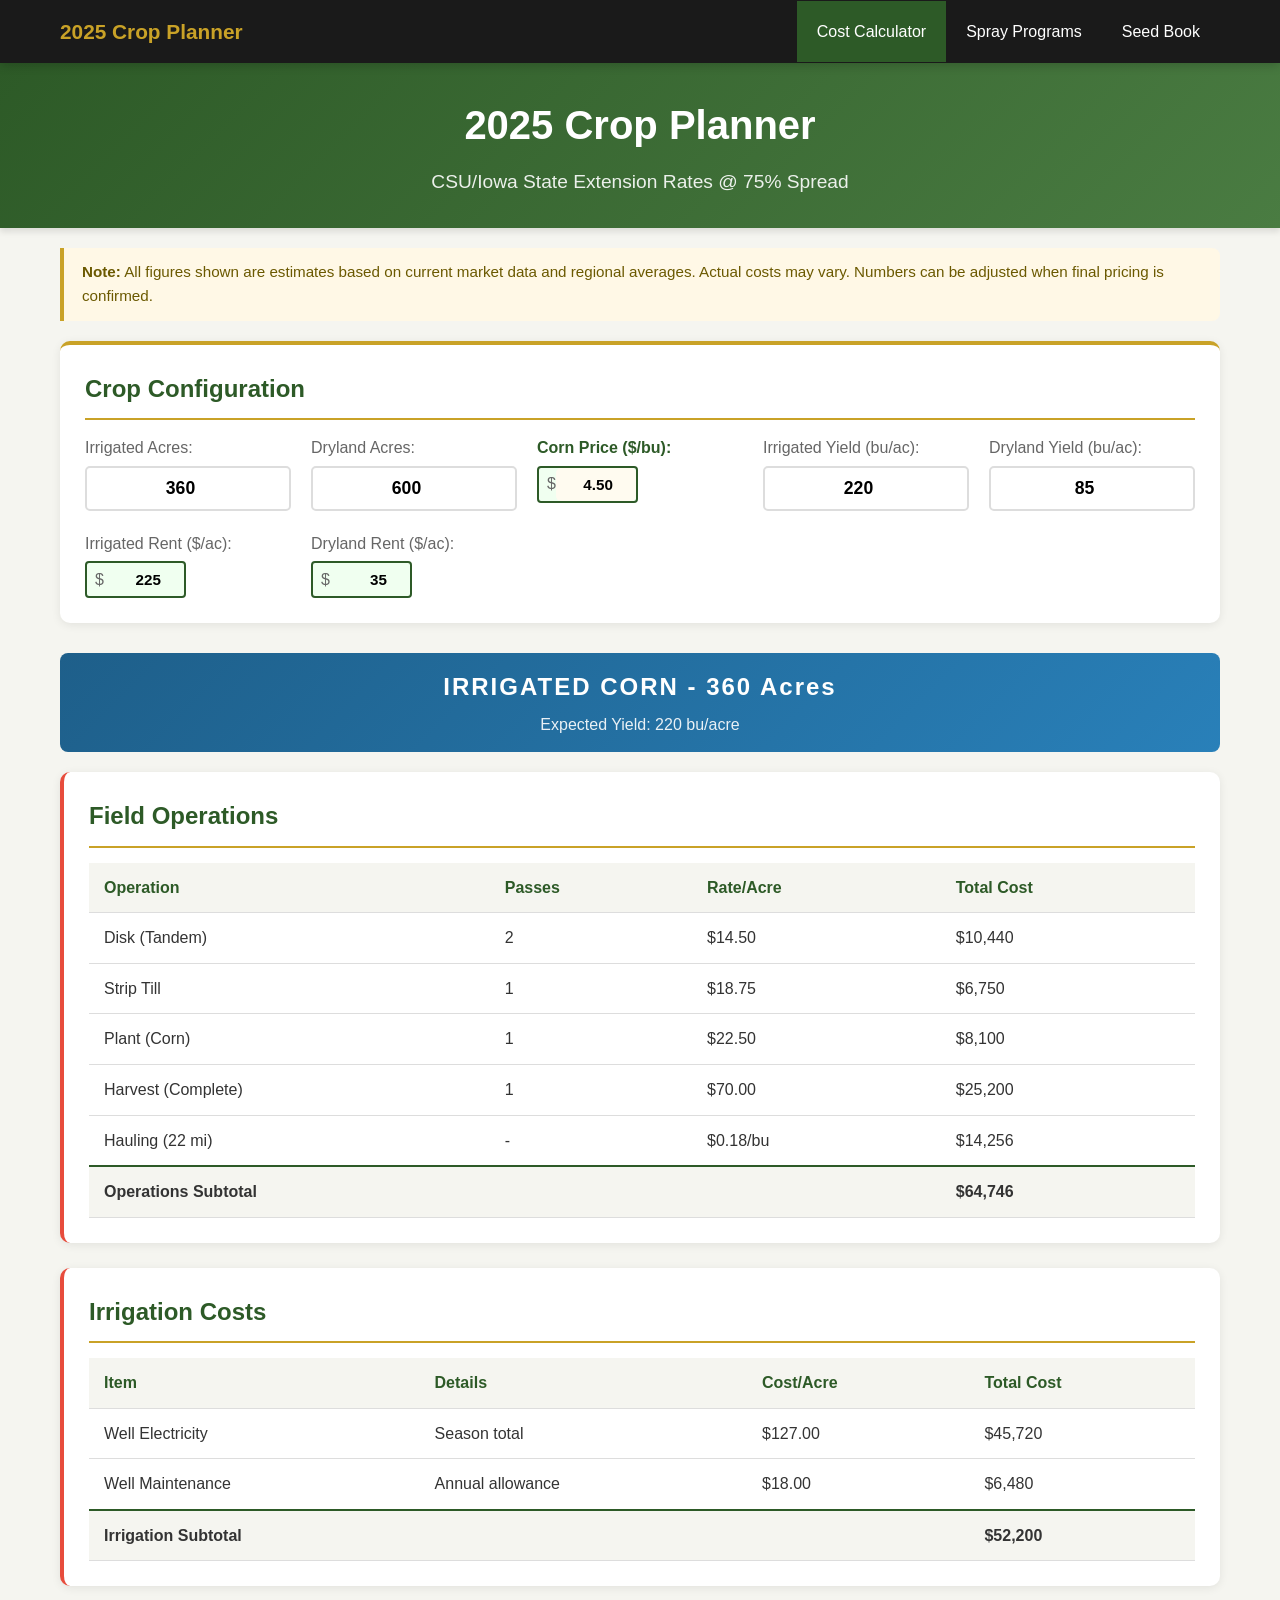
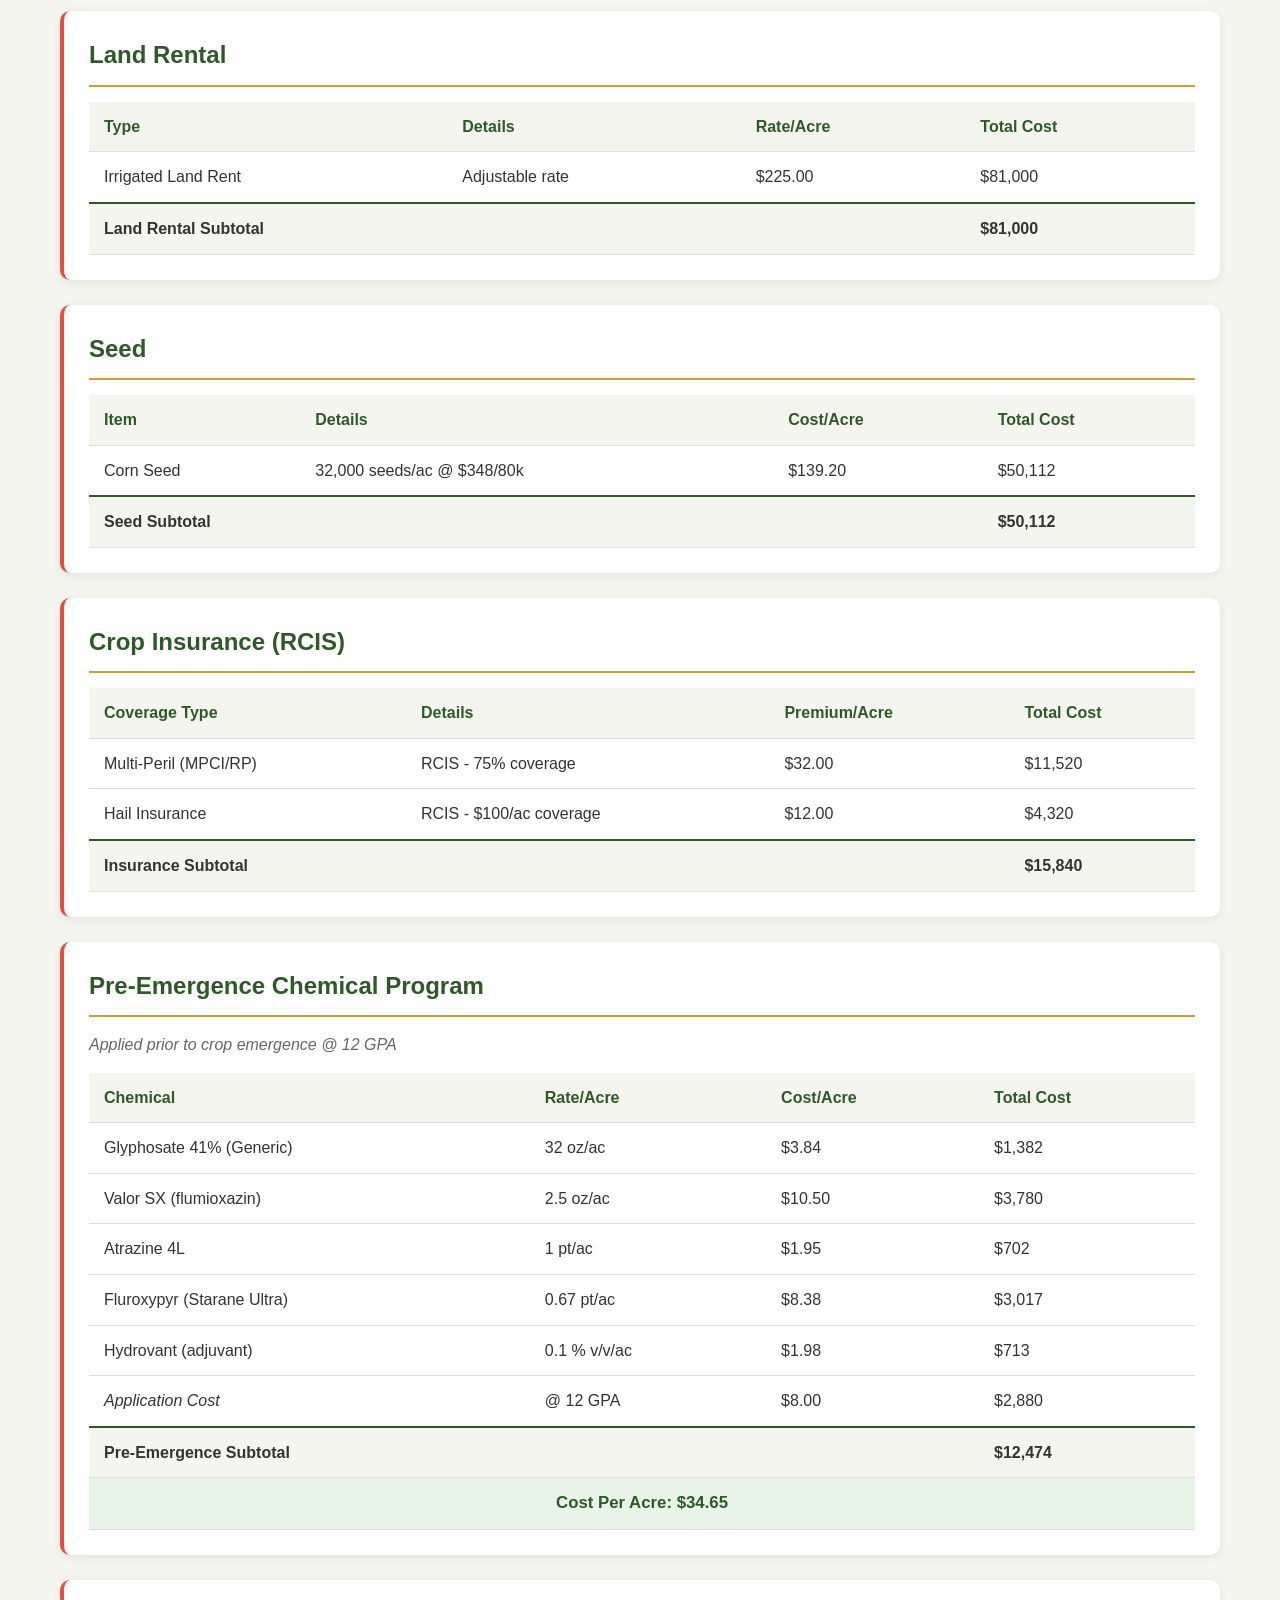
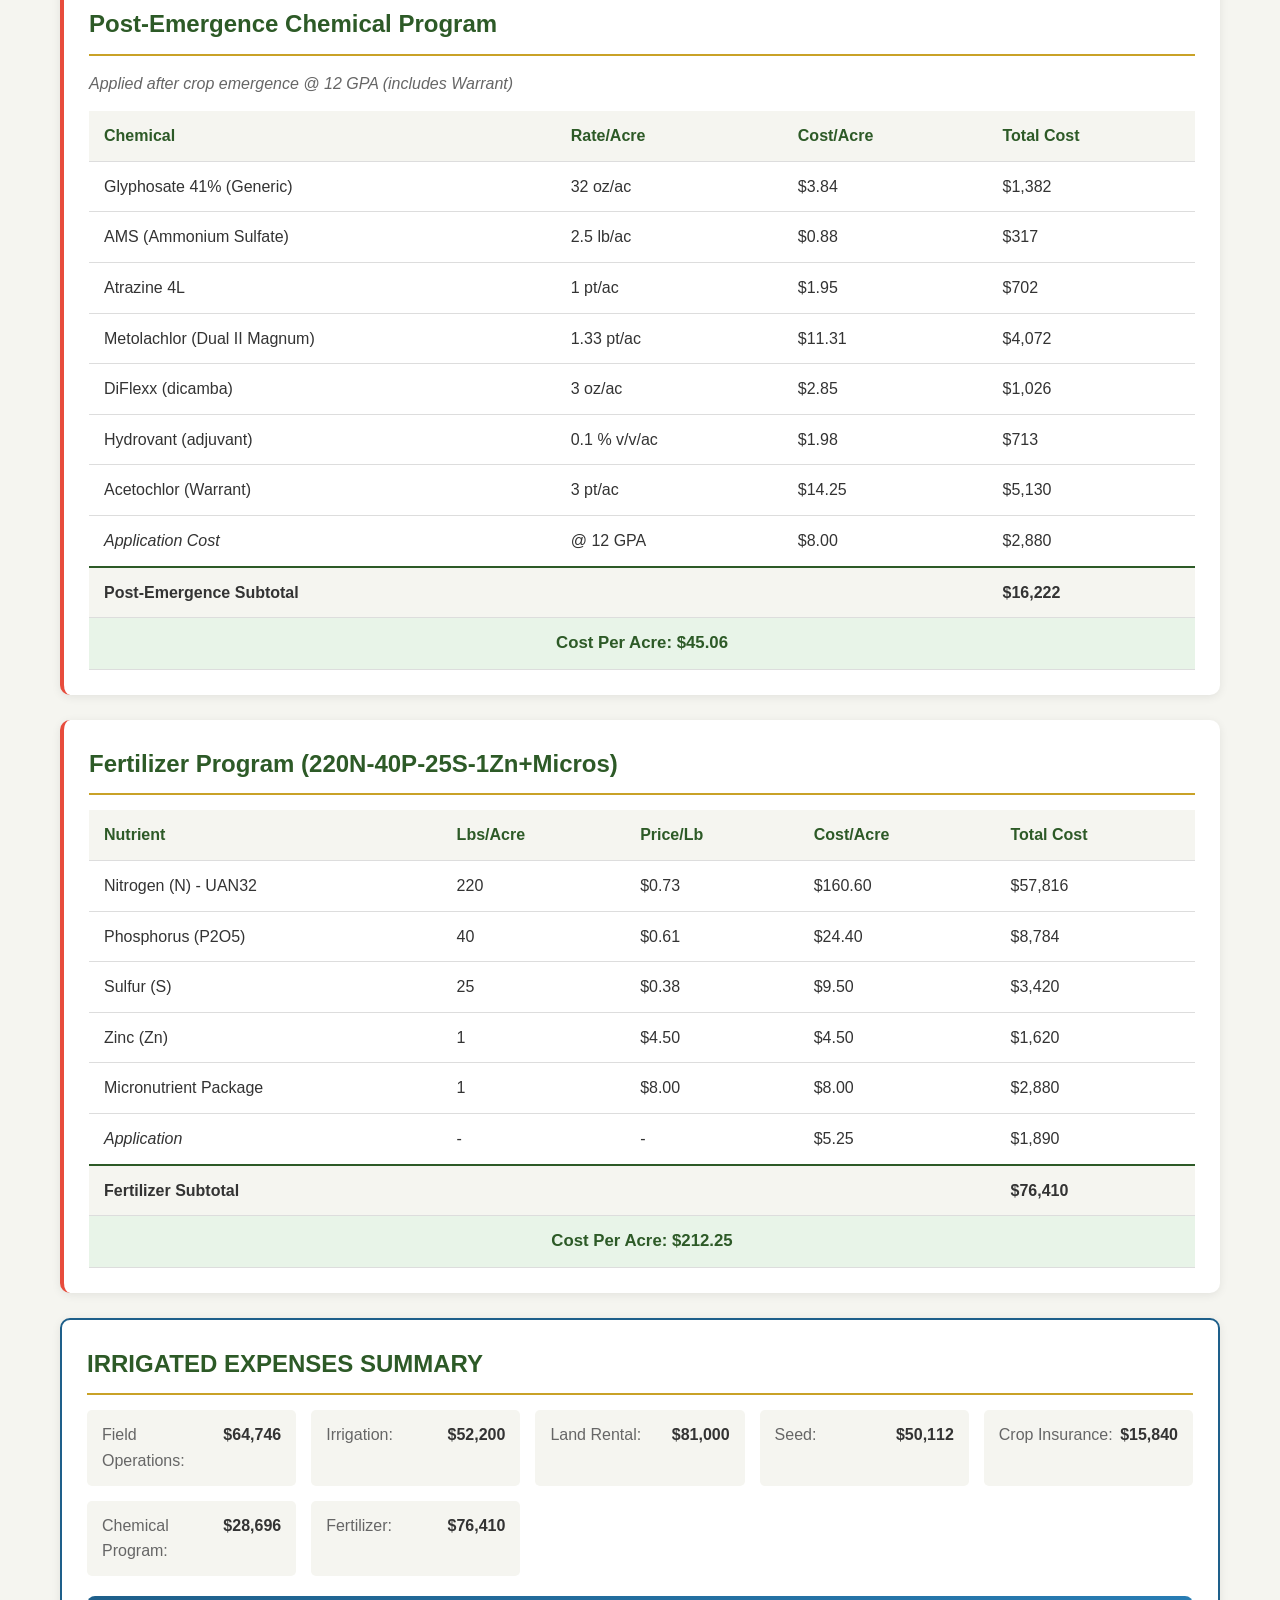
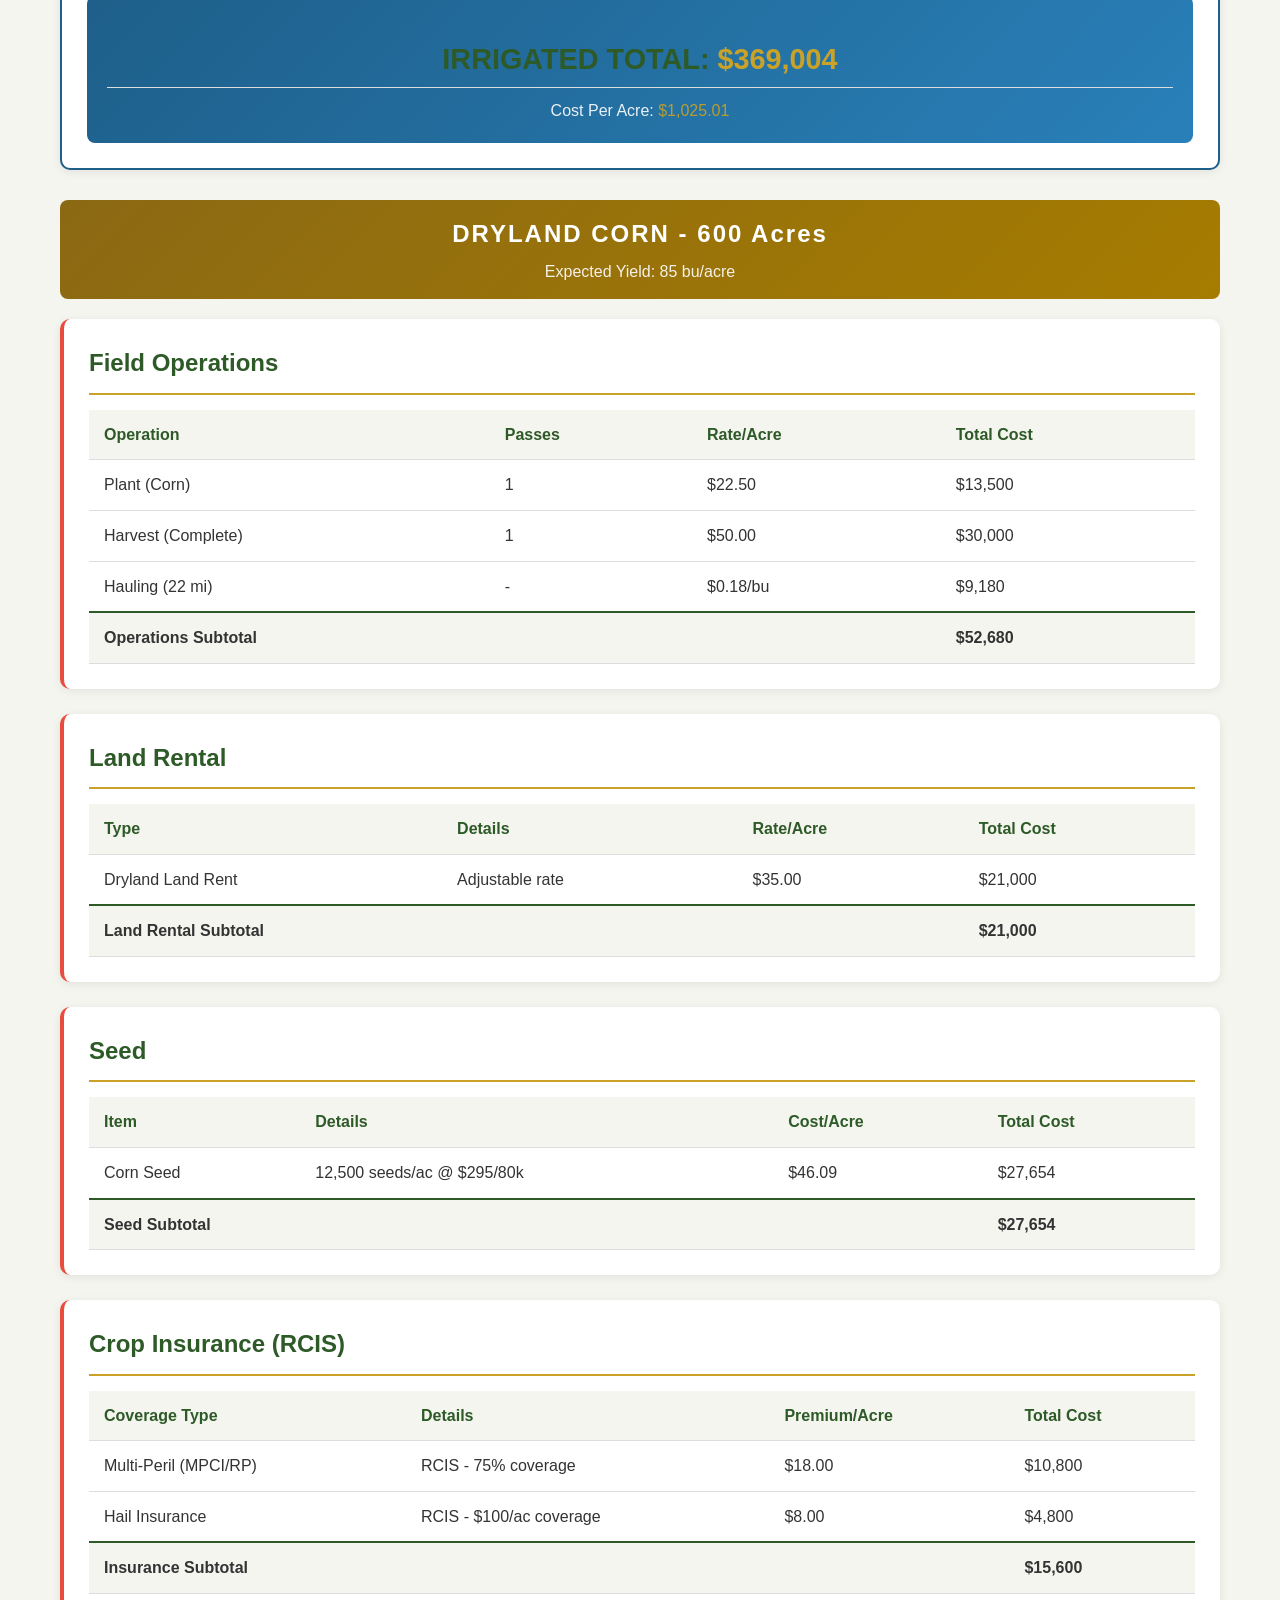
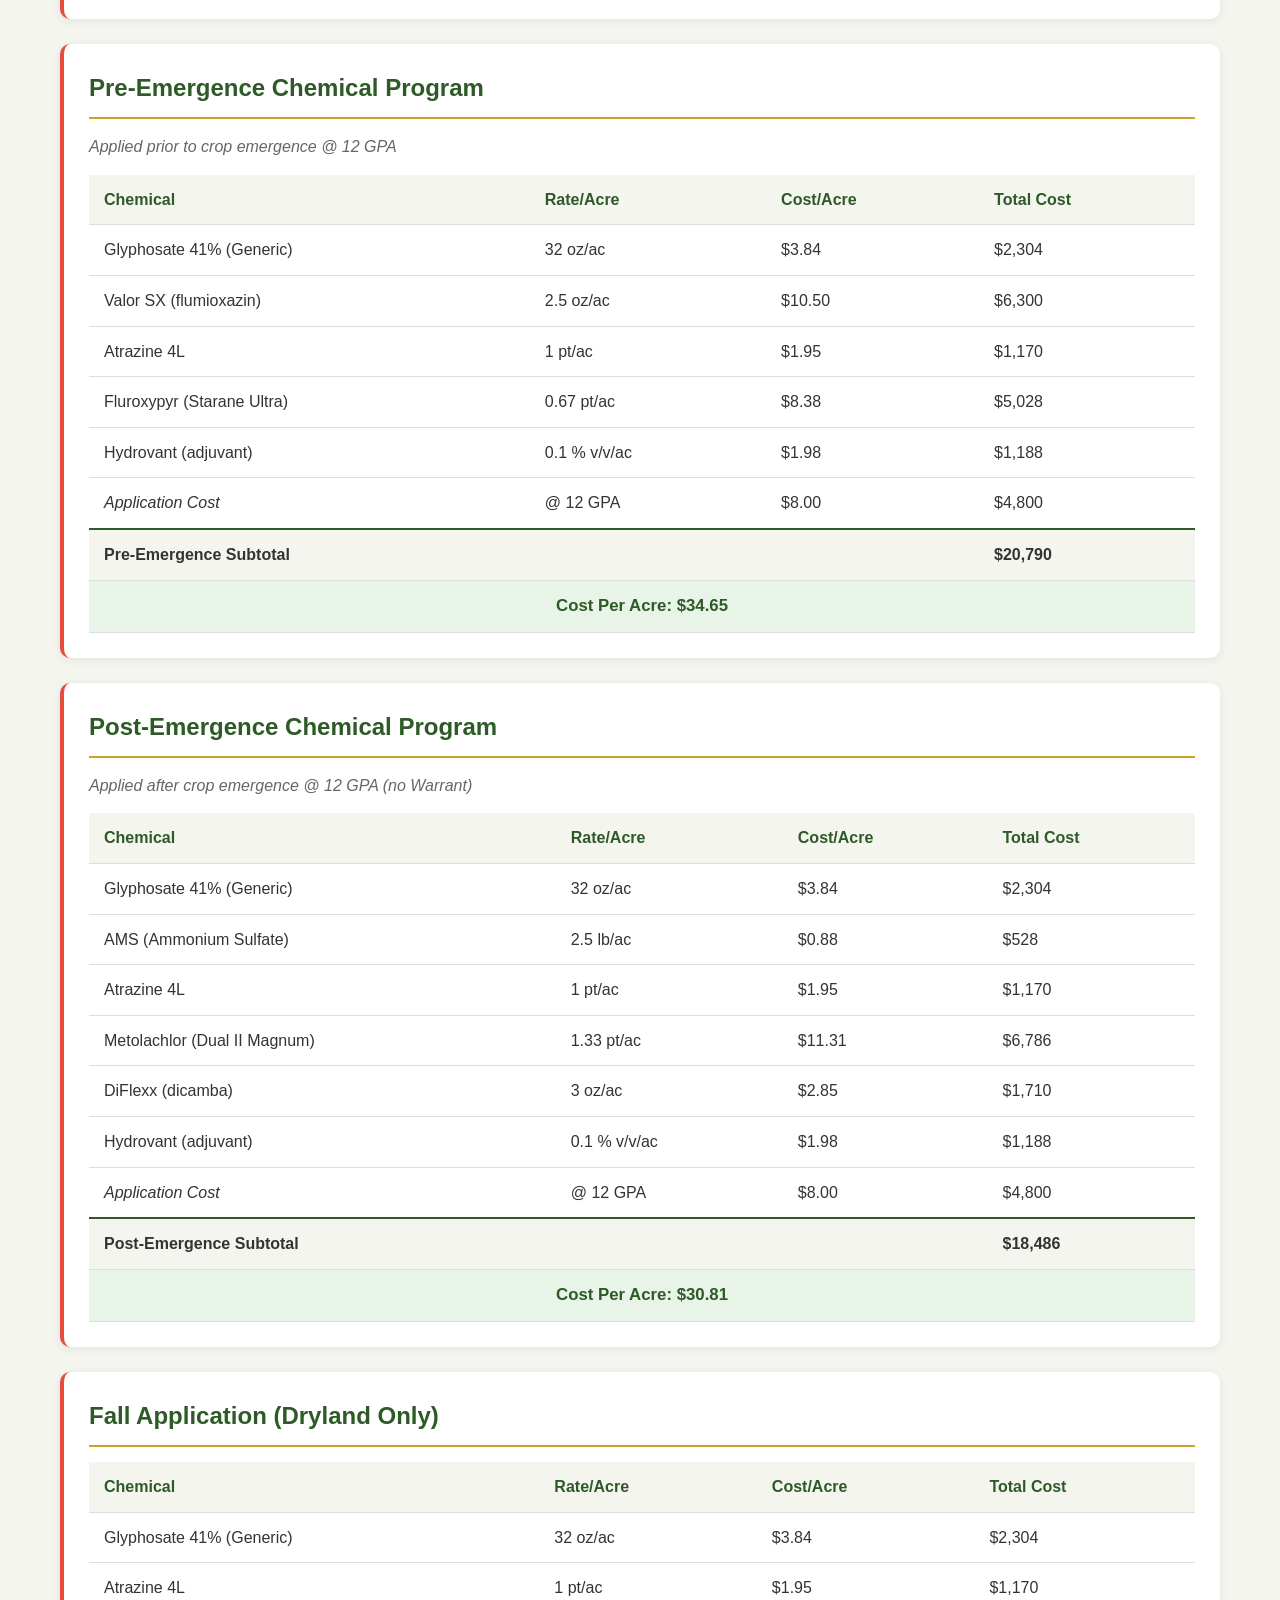
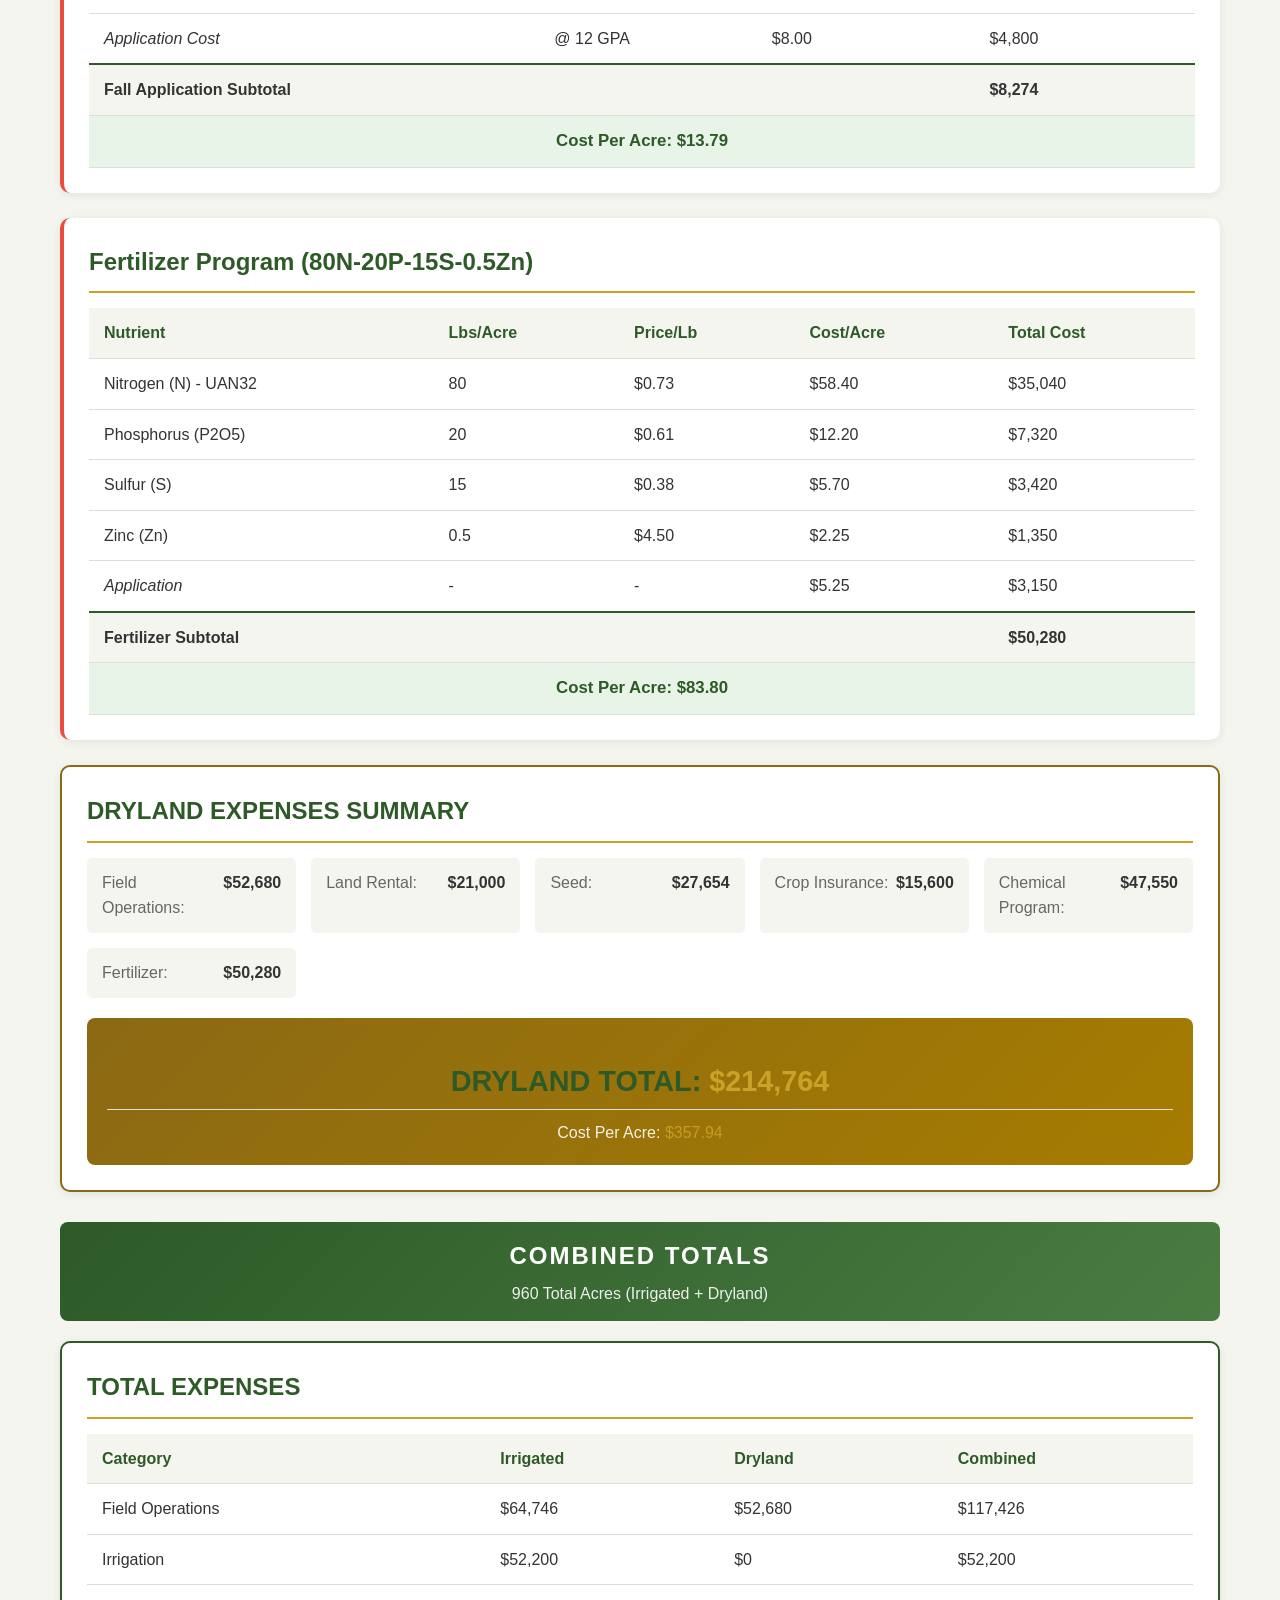
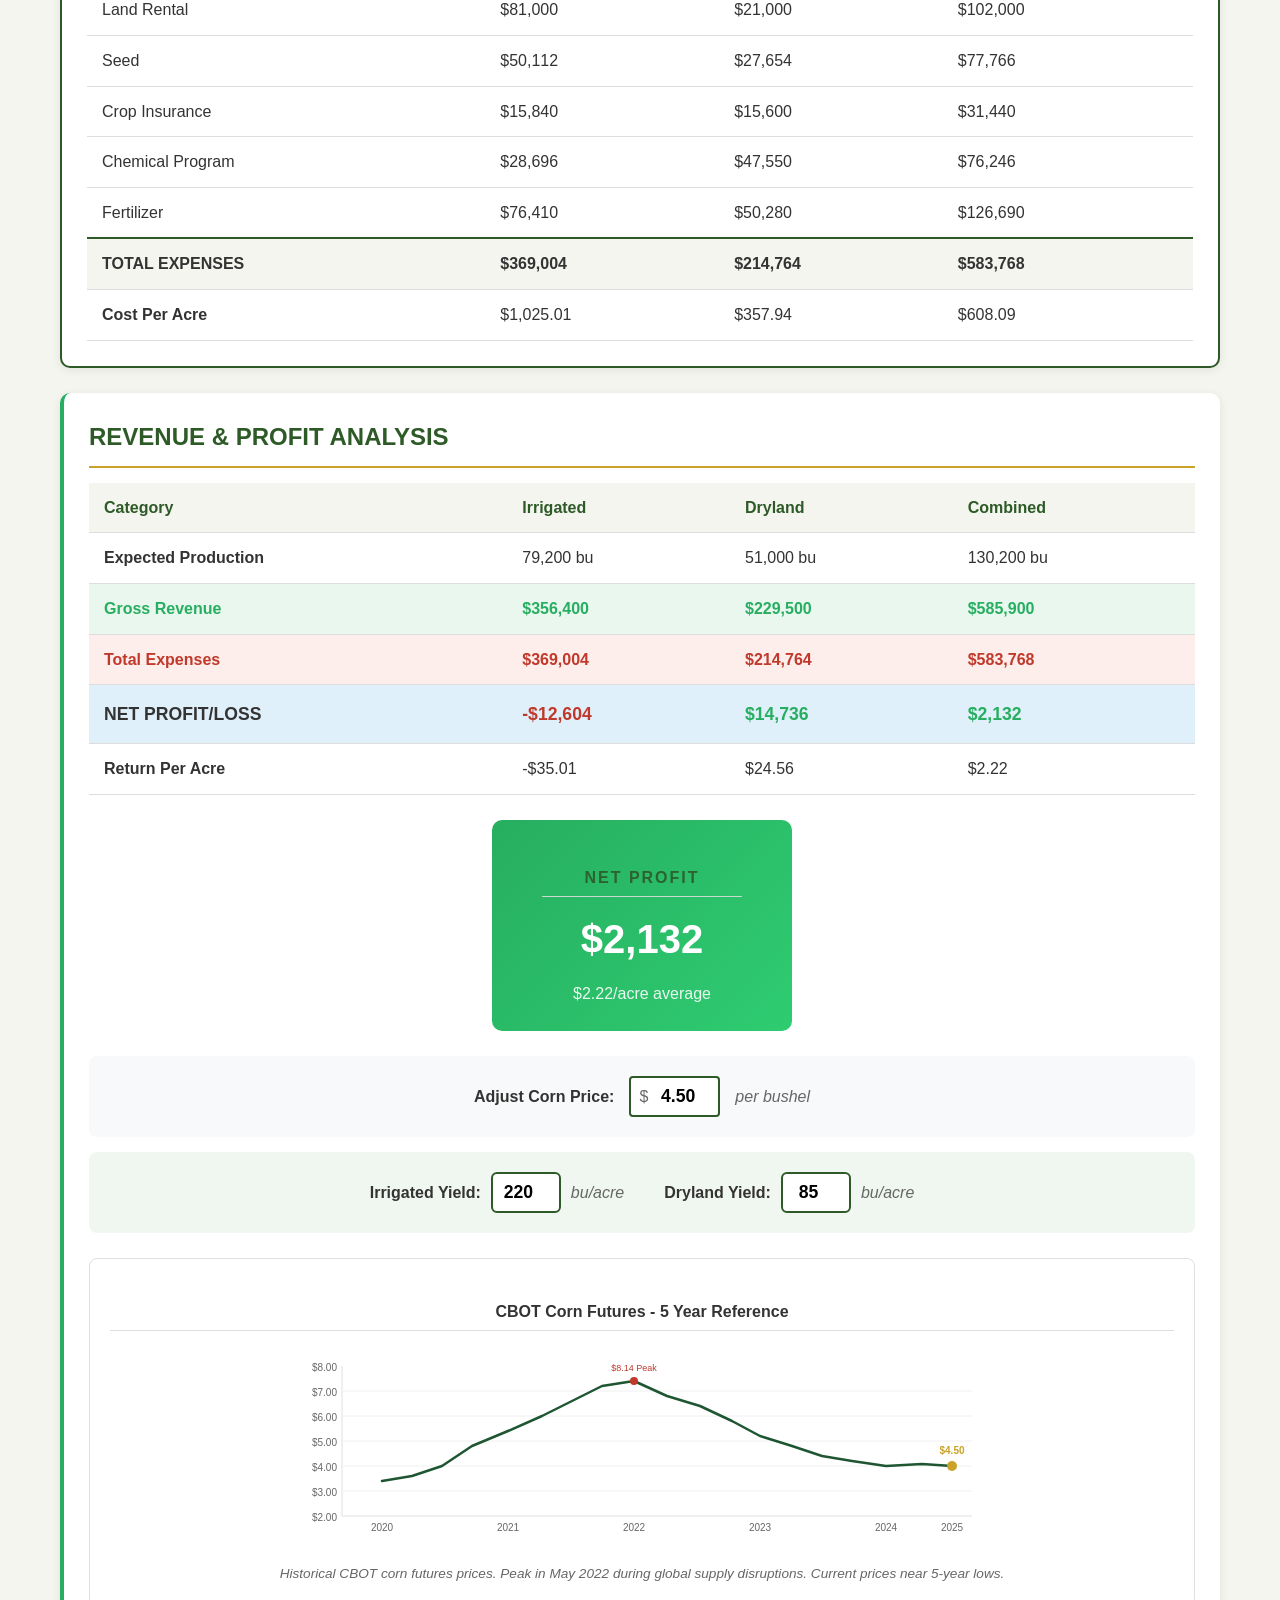
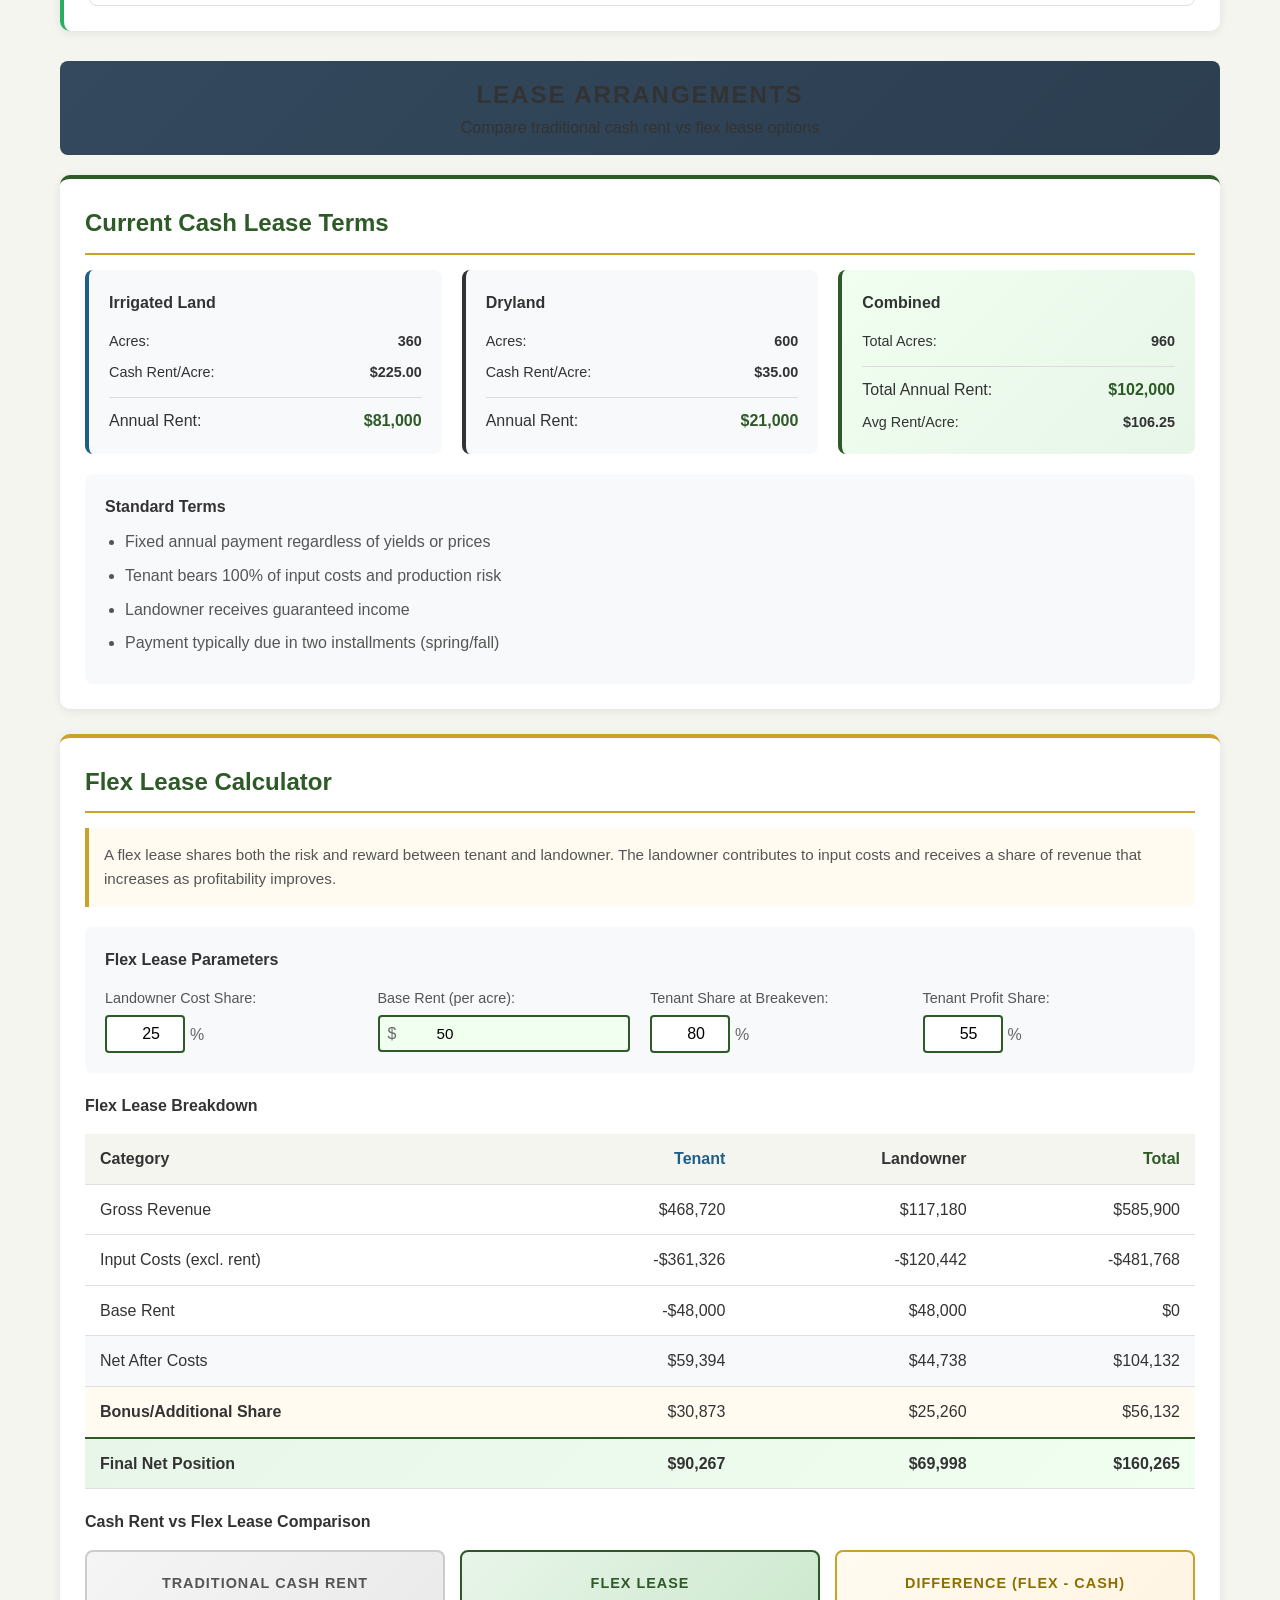
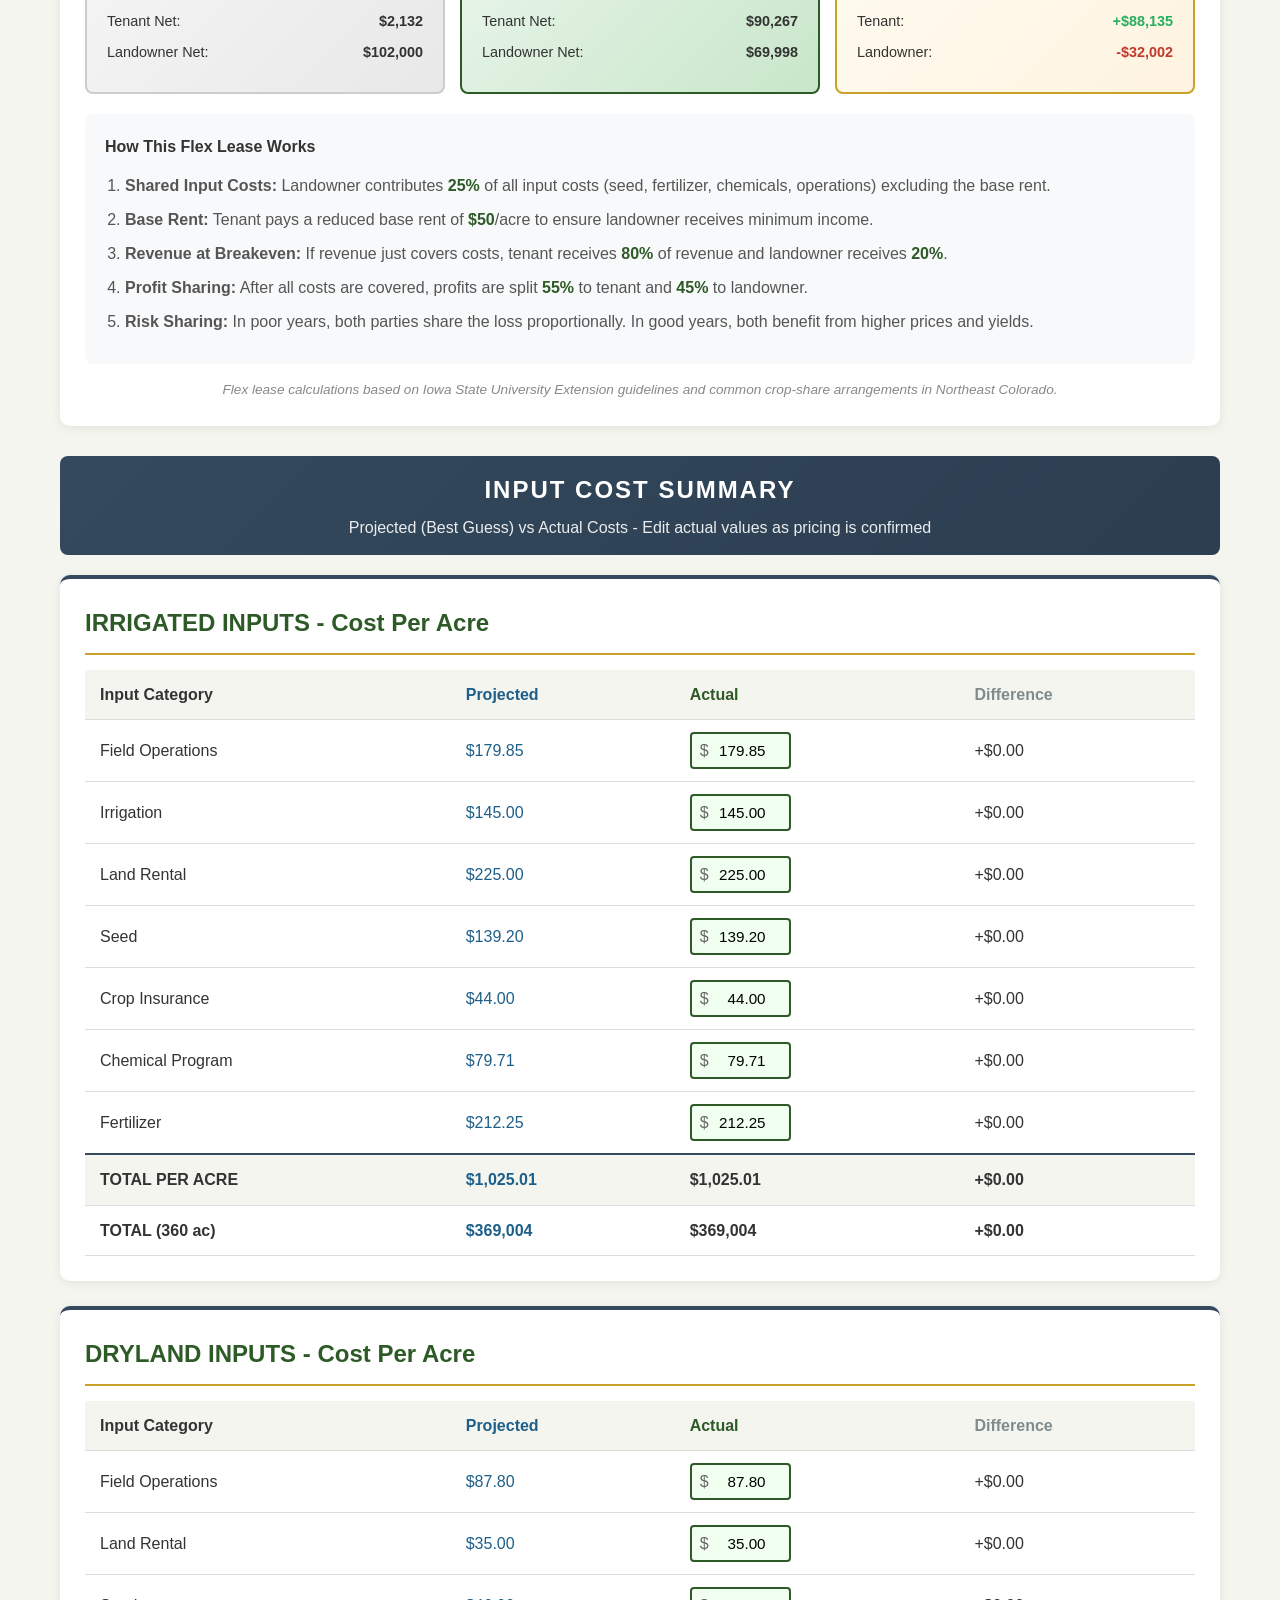
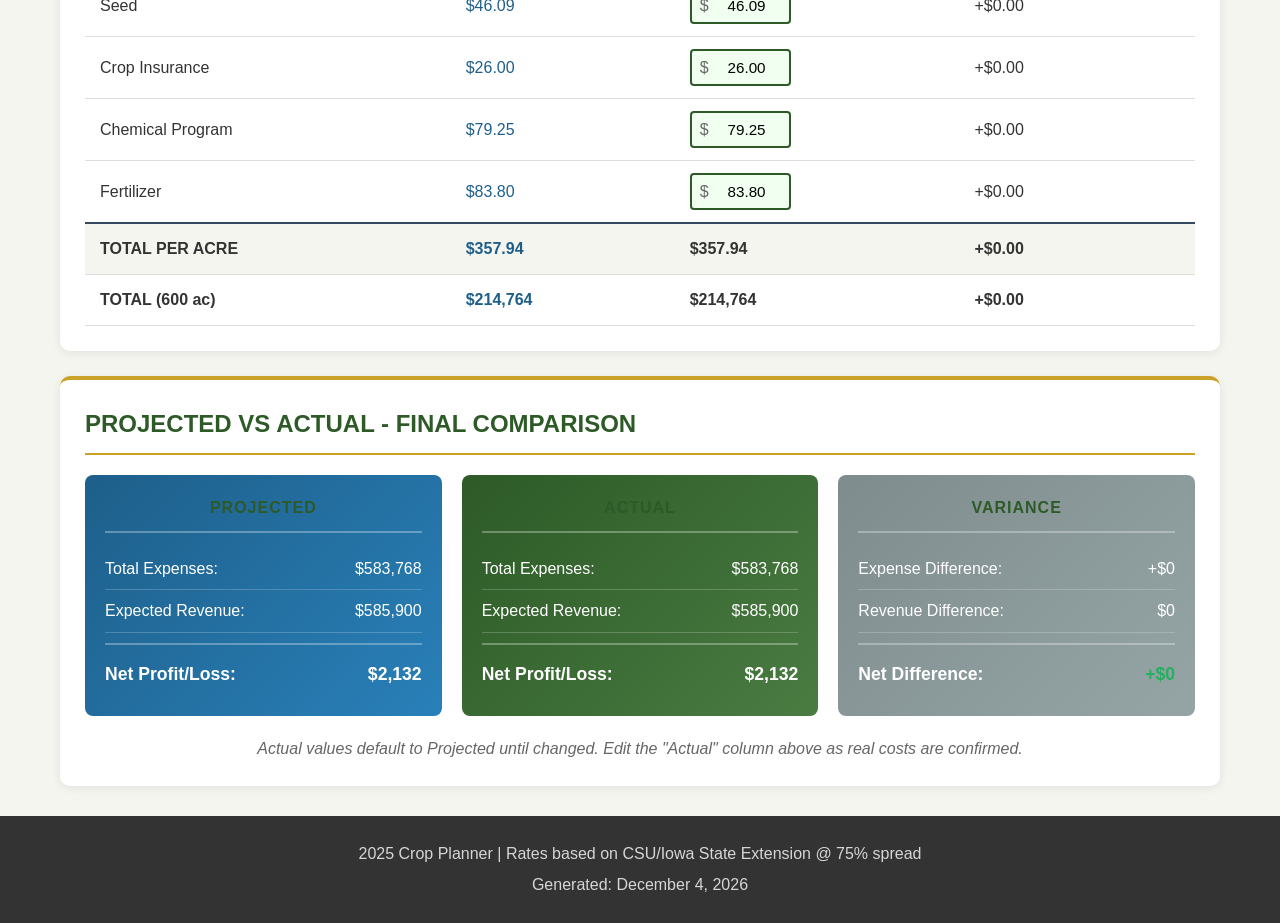
<file: index.html>
<!DOCTYPE html>
<html lang="en">
<head>
    <meta charset="UTF-8">
    <meta name="viewport" content="width=device-width, initial-scale=1.0">
    <title>2025 Crop Planner - Lueking Farm</title>
    <link rel="stylesheet" href="styles.css">
</head>
<body>
    <!-- Navigation Bar -->
    <nav class="main-nav">
        <div class="container nav-container">
            <a href="index.html" class="nav-brand">2025 Crop Planner</a>
            <ul class="nav-links">
                <li><a href="index.html" class="active">Cost Calculator</a></li>
                <li><a href="spray-plans.html">Spray Programs</a></li>
                <li><a href="seedbook.html">Seed Book</a></li>
            </ul>
        </div>
    </nav>

    <header>
        <div class="container">
            <h1>2025 Crop Planner</h1>
            <p class="subtitle">CSU/Iowa State Extension Rates @ 75% Spread</p>
        </div>
    </header>

    <main class="container">
        <!-- Disclaimer Note -->
        <div class="disclaimer-note">
            <strong>Note:</strong> All figures shown are estimates based on current market data and regional averages. Actual costs may vary. Numbers can be adjusted when final pricing is confirmed.
        </div>

        <!-- Configuration Inputs -->
        <section class="card config-card">
            <h2>Crop Configuration</h2>
            <div class="config-grid">
                <div class="config-item">
                    <label for="irrigatedAcres">Irrigated Acres:</label>
                    <input type="number" id="irrigatedAcres" value="360" min="0" oninput="calculate()">
                </div>
                <div class="config-item">
                    <label for="drylandAcres">Dryland Acres:</label>
                    <input type="number" id="drylandAcres" value="600" min="0" oninput="calculate()">
                </div>
                <div class="config-item price-input">
                    <label for="cornPrice">Corn Price ($/bu):</label>
                    <span class="dollar-input"><input type="number" id="cornPrice" value="4.50" step="0.05" min="0" oninput="syncPriceFromTop()"></span>
                </div>
                <div class="config-item">
                    <label for="irrigatedYield">Irrigated Yield (bu/ac):</label>
                    <input type="number" id="irrigatedYield" value="220" min="0" oninput="syncYieldFromTop('irrigated')">
                </div>
                <div class="config-item">
                    <label for="drylandYield">Dryland Yield (bu/ac):</label>
                    <input type="number" id="drylandYield" value="85" min="0" oninput="syncYieldFromTop('dryland')">
                </div>
                <div class="config-item">
                    <label for="irrigatedRent">Irrigated Rent ($/ac):</label>
                    <span class="dollar-input"><input type="number" id="irrigatedRent" value="225" step="1" min="0" oninput="calculate()"></span>
                </div>
                <div class="config-item">
                    <label for="drylandRent">Dryland Rent ($/ac):</label>
                    <span class="dollar-input"><input type="number" id="drylandRent" value="35" step="1" min="0" oninput="calculate()"></span>
                </div>
            </div>
        </section>

        <!-- ============================================ -->
        <!-- IRRIGATED SECTION -->
        <!-- ============================================ -->
        <div class="section-header irrigated-header">
            <h2>IRRIGATED CORN - <span id="irrAcresDisplay">360</span> Acres</h2>
            <p>Expected Yield: <span id="irrigatedYieldDisplay">220</span> bu/acre</p>
        </div>

        <!-- Irrigated Field Operations -->
        <section class="card expense-card irrigated-section">
            <h2>Field Operations</h2>
            <table class="operations-table">
                <thead>
                    <tr>
                        <th>Operation</th>
                        <th>Passes</th>
                        <th>Rate/Acre</th>
                        <th>Total Cost</th>
                    </tr>
                </thead>
                <tbody id="irrOpsBody"></tbody>
                <tfoot>
                    <tr class="total-row">
                        <td colspan="3"><strong>Operations Subtotal</strong></td>
                        <td id="irrOpsTotal">$0</td>
                    </tr>
                </tfoot>
            </table>
        </section>

        <!-- Irrigated Irrigation Costs -->
        <section class="card expense-card irrigated-section">
            <h2>Irrigation Costs</h2>
            <table class="operations-table">
                <thead>
                    <tr>
                        <th>Item</th>
                        <th>Details</th>
                        <th>Cost/Acre</th>
                        <th>Total Cost</th>
                    </tr>
                </thead>
                <tbody id="irrIrrigationBody"></tbody>
                <tfoot>
                    <tr class="total-row">
                        <td colspan="3"><strong>Irrigation Subtotal</strong></td>
                        <td id="irrIrrigationTotal">$0</td>
                    </tr>
                </tfoot>
            </table>
        </section>

        <!-- Irrigated Land Rental -->
        <section class="card expense-card irrigated-section">
            <h2>Land Rental</h2>
            <table class="operations-table">
                <thead>
                    <tr>
                        <th>Type</th>
                        <th>Details</th>
                        <th>Rate/Acre</th>
                        <th>Total Cost</th>
                    </tr>
                </thead>
                <tbody id="irrRentBody"></tbody>
                <tfoot>
                    <tr class="total-row">
                        <td colspan="3"><strong>Land Rental Subtotal</strong></td>
                        <td id="irrRentTotal">$0</td>
                    </tr>
                </tfoot>
            </table>
        </section>

        <!-- Irrigated Seed -->
        <section class="card expense-card irrigated-section">
            <h2>Seed</h2>
            <table class="operations-table">
                <thead>
                    <tr>
                        <th>Item</th>
                        <th>Details</th>
                        <th>Cost/Acre</th>
                        <th>Total Cost</th>
                    </tr>
                </thead>
                <tbody id="irrSeedBody"></tbody>
                <tfoot>
                    <tr class="total-row">
                        <td colspan="3"><strong>Seed Subtotal</strong></td>
                        <td id="irrSeedTotal">$0</td>
                    </tr>
                </tfoot>
            </table>
        </section>

        <!-- Irrigated Crop Insurance -->
        <section class="card expense-card irrigated-section">
            <h2>Crop Insurance (RCIS)</h2>
            <table class="operations-table">
                <thead>
                    <tr>
                        <th>Coverage Type</th>
                        <th>Details</th>
                        <th>Premium/Acre</th>
                        <th>Total Cost</th>
                    </tr>
                </thead>
                <tbody id="irrInsBody"></tbody>
                <tfoot>
                    <tr class="total-row">
                        <td colspan="3"><strong>Insurance Subtotal</strong></td>
                        <td id="irrInsTotal">$0</td>
                    </tr>
                </tfoot>
            </table>
        </section>

        <!-- Irrigated Pre-Emergence -->
        <section class="card expense-card irrigated-section">
            <h2>Pre-Emergence Chemical Program</h2>
            <p class="section-note">Applied prior to crop emergence @ 12 GPA</p>
            <table class="operations-table">
                <thead>
                    <tr>
                        <th>Chemical</th>
                        <th>Rate/Acre</th>
                        <th>Cost/Acre</th>
                        <th>Total Cost</th>
                    </tr>
                </thead>
                <tbody id="irrPreChemBody"></tbody>
                <tfoot>
                    <tr class="total-row">
                        <td colspan="3"><strong>Pre-Emergence Subtotal</strong></td>
                        <td id="irrPreChemTotal">$0</td>
                    </tr>
                    <tr class="cost-per-acre-row">
                        <td colspan="4"><strong>Cost Per Acre: <span id="irrPreCostPerAcre">$0.00</span></strong></td>
                    </tr>
                </tfoot>
            </table>
        </section>

        <!-- Irrigated Post-Emergence -->
        <section class="card expense-card irrigated-section">
            <h2>Post-Emergence Chemical Program</h2>
            <p class="section-note">Applied after crop emergence @ 12 GPA (includes Warrant)</p>
            <table class="operations-table">
                <thead>
                    <tr>
                        <th>Chemical</th>
                        <th>Rate/Acre</th>
                        <th>Cost/Acre</th>
                        <th>Total Cost</th>
                    </tr>
                </thead>
                <tbody id="irrPostChemBody"></tbody>
                <tfoot>
                    <tr class="total-row">
                        <td colspan="3"><strong>Post-Emergence Subtotal</strong></td>
                        <td id="irrPostChemTotal">$0</td>
                    </tr>
                    <tr class="cost-per-acre-row">
                        <td colspan="4"><strong>Cost Per Acre: <span id="irrPostCostPerAcre">$0.00</span></strong></td>
                    </tr>
                </tfoot>
            </table>
        </section>

        <!-- Irrigated Fertilizer -->
        <section class="card expense-card irrigated-section">
            <h2>Fertilizer Program (220N-40P-25S-1Zn+Micros)</h2>
            <table class="operations-table">
                <thead>
                    <tr>
                        <th>Nutrient</th>
                        <th>Lbs/Acre</th>
                        <th>Price/Lb</th>
                        <th>Cost/Acre</th>
                        <th>Total Cost</th>
                    </tr>
                </thead>
                <tbody id="irrFertBody"></tbody>
                <tfoot>
                    <tr class="total-row">
                        <td colspan="4"><strong>Fertilizer Subtotal</strong></td>
                        <td id="irrFertTotal">$0</td>
                    </tr>
                    <tr class="cost-per-acre-row">
                        <td colspan="5"><strong>Cost Per Acre: <span id="irrFertCostPerAcre">$0.00</span></strong></td>
                    </tr>
                </tfoot>
            </table>
        </section>

        <!-- Irrigated Summary -->
        <section class="card irrigated-summary">
            <h2>IRRIGATED EXPENSES SUMMARY</h2>
            <div class="summary-grid">
                <div class="summary-item"><span>Field Operations:</span><span id="irrSummaryOps">$0</span></div>
                <div class="summary-item"><span>Irrigation:</span><span id="irrSummaryIrr">$0</span></div>
                <div class="summary-item"><span>Land Rental:</span><span id="irrSummaryRent">$0</span></div>
                <div class="summary-item"><span>Seed:</span><span id="irrSummarySeed">$0</span></div>
                <div class="summary-item"><span>Crop Insurance:</span><span id="irrSummaryIns">$0</span></div>
                <div class="summary-item"><span>Chemical Program:</span><span id="irrSummaryChem">$0</span></div>
                <div class="summary-item"><span>Fertilizer:</span><span id="irrSummaryFert">$0</span></div>
            </div>
            <div class="grand-total irrigated-total">
                <h3>IRRIGATED TOTAL: <span id="irrigatedGrandTotal">$0</span></h3>
                <p>Cost Per Acre: <span id="irrigatedCostPerAcre">$0.00</span></p>
            </div>
        </section>

        <!-- ============================================ -->
        <!-- DRYLAND SECTION -->
        <!-- ============================================ -->
        <div class="section-header dryland-header">
            <h2>DRYLAND CORN - <span id="dryAcresDisplay">600</span> Acres</h2>
            <p>Expected Yield: <span id="drylandYieldDisplay">85</span> bu/acre</p>
        </div>

        <!-- Dryland Field Operations -->
        <section class="card expense-card dryland-section">
            <h2>Field Operations</h2>
            <table class="operations-table">
                <thead>
                    <tr>
                        <th>Operation</th>
                        <th>Passes</th>
                        <th>Rate/Acre</th>
                        <th>Total Cost</th>
                    </tr>
                </thead>
                <tbody id="dryOpsBody"></tbody>
                <tfoot>
                    <tr class="total-row">
                        <td colspan="3"><strong>Operations Subtotal</strong></td>
                        <td id="dryOpsTotal">$0</td>
                    </tr>
                </tfoot>
            </table>
        </section>

        <!-- Dryland Land Rental -->
        <section class="card expense-card dryland-section">
            <h2>Land Rental</h2>
            <table class="operations-table">
                <thead>
                    <tr>
                        <th>Type</th>
                        <th>Details</th>
                        <th>Rate/Acre</th>
                        <th>Total Cost</th>
                    </tr>
                </thead>
                <tbody id="dryRentBody"></tbody>
                <tfoot>
                    <tr class="total-row">
                        <td colspan="3"><strong>Land Rental Subtotal</strong></td>
                        <td id="dryRentTotal">$0</td>
                    </tr>
                </tfoot>
            </table>
        </section>

        <!-- Dryland Seed -->
        <section class="card expense-card dryland-section">
            <h2>Seed</h2>
            <table class="operations-table">
                <thead>
                    <tr>
                        <th>Item</th>
                        <th>Details</th>
                        <th>Cost/Acre</th>
                        <th>Total Cost</th>
                    </tr>
                </thead>
                <tbody id="drySeedBody"></tbody>
                <tfoot>
                    <tr class="total-row">
                        <td colspan="3"><strong>Seed Subtotal</strong></td>
                        <td id="drySeedTotal">$0</td>
                    </tr>
                </tfoot>
            </table>
        </section>

        <!-- Dryland Crop Insurance -->
        <section class="card expense-card dryland-section">
            <h2>Crop Insurance (RCIS)</h2>
            <table class="operations-table">
                <thead>
                    <tr>
                        <th>Coverage Type</th>
                        <th>Details</th>
                        <th>Premium/Acre</th>
                        <th>Total Cost</th>
                    </tr>
                </thead>
                <tbody id="dryInsBody"></tbody>
                <tfoot>
                    <tr class="total-row">
                        <td colspan="3"><strong>Insurance Subtotal</strong></td>
                        <td id="dryInsTotal">$0</td>
                    </tr>
                </tfoot>
            </table>
        </section>

        <!-- Dryland Pre-Emergence -->
        <section class="card expense-card dryland-section">
            <h2>Pre-Emergence Chemical Program</h2>
            <p class="section-note">Applied prior to crop emergence @ 12 GPA</p>
            <table class="operations-table">
                <thead>
                    <tr>
                        <th>Chemical</th>
                        <th>Rate/Acre</th>
                        <th>Cost/Acre</th>
                        <th>Total Cost</th>
                    </tr>
                </thead>
                <tbody id="dryPreChemBody"></tbody>
                <tfoot>
                    <tr class="total-row">
                        <td colspan="3"><strong>Pre-Emergence Subtotal</strong></td>
                        <td id="dryPreChemTotal">$0</td>
                    </tr>
                    <tr class="cost-per-acre-row">
                        <td colspan="4"><strong>Cost Per Acre: <span id="dryPreCostPerAcre">$0.00</span></strong></td>
                    </tr>
                </tfoot>
            </table>
        </section>

        <!-- Dryland Post-Emergence -->
        <section class="card expense-card dryland-section">
            <h2>Post-Emergence Chemical Program</h2>
            <p class="section-note">Applied after crop emergence @ 12 GPA (no Warrant)</p>
            <table class="operations-table">
                <thead>
                    <tr>
                        <th>Chemical</th>
                        <th>Rate/Acre</th>
                        <th>Cost/Acre</th>
                        <th>Total Cost</th>
                    </tr>
                </thead>
                <tbody id="dryPostChemBody"></tbody>
                <tfoot>
                    <tr class="total-row">
                        <td colspan="3"><strong>Post-Emergence Subtotal</strong></td>
                        <td id="dryPostChemTotal">$0</td>
                    </tr>
                    <tr class="cost-per-acre-row">
                        <td colspan="4"><strong>Cost Per Acre: <span id="dryPostCostPerAcre">$0.00</span></strong></td>
                    </tr>
                </tfoot>
            </table>
        </section>

        <!-- Dryland Fall Application -->
        <section class="card expense-card dryland-section">
            <h2>Fall Application (Dryland Only)</h2>
            <table class="operations-table">
                <thead>
                    <tr>
                        <th>Chemical</th>
                        <th>Rate/Acre</th>
                        <th>Cost/Acre</th>
                        <th>Total Cost</th>
                    </tr>
                </thead>
                <tbody id="dryFallChemBody"></tbody>
                <tfoot>
                    <tr class="total-row">
                        <td colspan="3"><strong>Fall Application Subtotal</strong></td>
                        <td id="dryFallChemTotal">$0</td>
                    </tr>
                    <tr class="cost-per-acre-row">
                        <td colspan="4"><strong>Cost Per Acre: <span id="dryFallCostPerAcre">$0.00</span></strong></td>
                    </tr>
                </tfoot>
            </table>
        </section>

        <!-- Dryland Fertilizer -->
        <section class="card expense-card dryland-section">
            <h2>Fertilizer Program (80N-20P-15S-0.5Zn)</h2>
            <table class="operations-table">
                <thead>
                    <tr>
                        <th>Nutrient</th>
                        <th>Lbs/Acre</th>
                        <th>Price/Lb</th>
                        <th>Cost/Acre</th>
                        <th>Total Cost</th>
                    </tr>
                </thead>
                <tbody id="dryFertBody"></tbody>
                <tfoot>
                    <tr class="total-row">
                        <td colspan="4"><strong>Fertilizer Subtotal</strong></td>
                        <td id="dryFertTotal">$0</td>
                    </tr>
                    <tr class="cost-per-acre-row">
                        <td colspan="5"><strong>Cost Per Acre: <span id="dryFertCostPerAcre">$0.00</span></strong></td>
                    </tr>
                </tfoot>
            </table>
        </section>

        <!-- Dryland Summary -->
        <section class="card dryland-summary">
            <h2>DRYLAND EXPENSES SUMMARY</h2>
            <div class="summary-grid">
                <div class="summary-item"><span>Field Operations:</span><span id="drySummaryOps">$0</span></div>
                <div class="summary-item"><span>Land Rental:</span><span id="drySummaryRent">$0</span></div>
                <div class="summary-item"><span>Seed:</span><span id="drySummarySeed">$0</span></div>
                <div class="summary-item"><span>Crop Insurance:</span><span id="drySummaryIns">$0</span></div>
                <div class="summary-item"><span>Chemical Program:</span><span id="drySummaryChem">$0</span></div>
                <div class="summary-item"><span>Fertilizer:</span><span id="drySummaryFert">$0</span></div>
            </div>
            <div class="grand-total dryland-total">
                <h3>DRYLAND TOTAL: <span id="drylandGrandTotal">$0</span></h3>
                <p>Cost Per Acre: <span id="drylandCostPerAcre">$0.00</span></p>
            </div>
        </section>

        <!-- ============================================ -->
        <!-- COMBINED TOTALS SECTION -->
        <!-- ============================================ -->
        <div class="section-header combined-header">
            <h2>COMBINED TOTALS</h2>
            <p><span id="totalAcres">960</span> Total Acres (Irrigated + Dryland)</p>
        </div>

        <!-- Combined Expense Summary -->
        <section class="card combined-summary">
            <h2>TOTAL EXPENSES</h2>
            <table class="totals-table">
                <thead>
                    <tr>
                        <th>Category</th>
                        <th>Irrigated</th>
                        <th>Dryland</th>
                        <th>Combined</th>
                    </tr>
                </thead>
                <tbody>
                    <tr>
                        <td>Field Operations</td>
                        <td id="combOpsIrr">$0</td>
                        <td id="combOpsDry">$0</td>
                        <td id="combOpsTotal">$0</td>
                    </tr>
                    <tr>
                        <td>Irrigation</td>
                        <td id="combIrrIrr">$0</td>
                        <td>$0</td>
                        <td id="combIrrTotal">$0</td>
                    </tr>
                    <tr>
                        <td>Land Rental</td>
                        <td id="combRentIrr">$0</td>
                        <td id="combRentDry">$0</td>
                        <td id="combRentTotal">$0</td>
                    </tr>
                    <tr>
                        <td>Seed</td>
                        <td id="combSeedIrr">$0</td>
                        <td id="combSeedDry">$0</td>
                        <td id="combSeedTotal">$0</td>
                    </tr>
                    <tr>
                        <td>Crop Insurance</td>
                        <td id="combInsIrr">$0</td>
                        <td id="combInsDry">$0</td>
                        <td id="combInsTotal">$0</td>
                    </tr>
                    <tr>
                        <td>Chemical Program</td>
                        <td id="combChemIrr">$0</td>
                        <td id="combChemDry">$0</td>
                        <td id="combChemTotal">$0</td>
                    </tr>
                    <tr>
                        <td>Fertilizer</td>
                        <td id="combFertIrr">$0</td>
                        <td id="combFertDry">$0</td>
                        <td id="combFertTotal">$0</td>
                    </tr>
                </tbody>
                <tfoot>
                    <tr class="total-row">
                        <td><strong>TOTAL EXPENSES</strong></td>
                        <td id="grandIrrigated">$0</td>
                        <td id="grandDryland">$0</td>
                        <td id="grandTotal">$0</td>
                    </tr>
                    <tr>
                        <td><strong>Cost Per Acre</strong></td>
                        <td id="combCostPerAcreIrr">$0.00</td>
                        <td id="combCostPerAcreDry">$0.00</td>
                        <td id="combCostPerAcreAvg">$0.00</td>
                    </tr>
                </tfoot>
            </table>
        </section>

        <!-- Revenue & Profit Analysis -->
        <section class="card profit-card">
            <h2>REVENUE & PROFIT ANALYSIS</h2>
            <table class="totals-table profit-table">
                <thead>
                    <tr>
                        <th>Category</th>
                        <th>Irrigated</th>
                        <th>Dryland</th>
                        <th>Combined</th>
                    </tr>
                </thead>
                <tbody>
                    <tr>
                        <td><strong>Expected Production</strong></td>
                        <td id="irrigatedBushels">0 bu</td>
                        <td id="drylandBushels">0 bu</td>
                        <td id="totalBushels">0 bu</td>
                    </tr>
                    <tr class="revenue-row">
                        <td><strong>Gross Revenue</strong></td>
                        <td id="irrigatedRevenue">$0</td>
                        <td id="drylandRevenue">$0</td>
                        <td id="totalRevenue">$0</td>
                    </tr>
                    <tr class="expense-row">
                        <td><strong>Total Expenses</strong></td>
                        <td id="irrigatedExpenses">$0</td>
                        <td id="drylandExpenses">$0</td>
                        <td id="totalExpenses">$0</td>
                    </tr>
                    <tr class="profit-row">
                        <td><strong>NET PROFIT/LOSS</strong></td>
                        <td id="irrigatedNet">$0</td>
                        <td id="drylandNet">$0</td>
                        <td id="totalNet">$0</td>
                    </tr>
                    <tr>
                        <td><strong>Return Per Acre</strong></td>
                        <td id="irrigatedReturn">$0</td>
                        <td id="drylandReturn">$0</td>
                        <td id="avgReturn">$0</td>
                    </tr>
                </tbody>
            </table>

            <div class="profit-summary">
                <div class="profit-box positive" id="profitBox">
                    <h3>NET PROFIT</h3>
                    <div class="profit-amount" id="netProfitDisplay">$0</div>
                    <p id="profitPerAcre">$0/acre average</p>
                </div>
            </div>

            <div class="price-adjuster-bottom">
                <label for="cornPriceBottom">Adjust Corn Price:</label>
                <span class="dollar-input"><input type="number" id="cornPriceBottom" value="4.50" step="0.05" min="0" oninput="syncPriceFromBottom()"></span>
                <span class="price-unit">per bushel</span>
            </div>

            <div class="yield-adjusters-bottom">
                <div class="yield-adjuster">
                    <label for="irrigatedYieldBottom">Irrigated Yield:</label>
                    <input type="number" id="irrigatedYieldBottom" value="220" min="0" oninput="syncYieldFromBottom('irrigated')">
                    <span class="yield-unit">bu/acre</span>
                </div>
                <div class="yield-adjuster">
                    <label for="drylandYieldBottom">Dryland Yield:</label>
                    <input type="number" id="drylandYieldBottom" value="85" min="0" oninput="syncYieldFromBottom('dryland')">
                    <span class="yield-unit">bu/acre</span>
                </div>
            </div>

            <!-- 5-Year CBOT Corn Price Chart -->
            <div class="corn-price-chart">
                <h3>CBOT Corn Futures - 5 Year Reference</h3>
                <svg viewBox="0 0 700 200" class="price-chart-svg">
                    <!-- Grid lines -->
                    <line x1="50" y1="20" x2="50" y2="170" stroke="#e0e0e0" stroke-width="1"/>
                    <line x1="50" y1="170" x2="680" y2="170" stroke="#e0e0e0" stroke-width="1"/>
                    <line x1="50" y1="45" x2="680" y2="45" stroke="#f0f0f0" stroke-width="1"/>
                    <line x1="50" y1="70" x2="680" y2="70" stroke="#f0f0f0" stroke-width="1"/>
                    <line x1="50" y1="95" x2="680" y2="95" stroke="#f0f0f0" stroke-width="1"/>
                    <line x1="50" y1="120" x2="680" y2="120" stroke="#f0f0f0" stroke-width="1"/>
                    <line x1="50" y1="145" x2="680" y2="145" stroke="#f0f0f0" stroke-width="1"/>

                    <!-- Y-axis labels -->
                    <text x="45" y="25" text-anchor="end" font-size="10" fill="#666">$8.00</text>
                    <text x="45" y="50" text-anchor="end" font-size="10" fill="#666">$7.00</text>
                    <text x="45" y="75" text-anchor="end" font-size="10" fill="#666">$6.00</text>
                    <text x="45" y="100" text-anchor="end" font-size="10" fill="#666">$5.00</text>
                    <text x="45" y="125" text-anchor="end" font-size="10" fill="#666">$4.00</text>
                    <text x="45" y="150" text-anchor="end" font-size="10" fill="#666">$3.00</text>
                    <text x="45" y="175" text-anchor="end" font-size="10" fill="#666">$2.00</text>

                    <!-- X-axis labels -->
                    <text x="90" y="185" text-anchor="middle" font-size="10" fill="#666">2020</text>
                    <text x="216" y="185" text-anchor="middle" font-size="10" fill="#666">2021</text>
                    <text x="342" y="185" text-anchor="middle" font-size="10" fill="#666">2022</text>
                    <text x="468" y="185" text-anchor="middle" font-size="10" fill="#666">2023</text>
                    <text x="594" y="185" text-anchor="middle" font-size="10" fill="#666">2024</text>
                    <text x="660" y="185" text-anchor="middle" font-size="10" fill="#666">2025</text>

                    <!-- Price line - historical CBOT corn prices -->
                    <!-- 2020: ~$3.50-4.50, 2021: $4-$6, 2022: $6-$8 peak, 2023: $5-$6.50, 2024: $4-$5, 2025: ~$4.50 -->
                    <polyline
                        points="90,135 120,130 150,120 180,100 216,85 250,70 280,55 310,40 342,35 375,50 408,60 440,75 468,90 500,100 530,110 560,115 594,120 630,118 660,120"
                        fill="none"
                        stroke="#1e5631"
                        stroke-width="2.5"
                        stroke-linecap="round"
                        stroke-linejoin="round"/>

                    <!-- Current price indicator -->
                    <circle cx="660" cy="120" r="5" fill="#c9a227"/>
                    <text x="660" y="108" text-anchor="middle" font-size="10" fill="#c9a227" font-weight="600">$4.50</text>

                    <!-- Peak price annotation -->
                    <circle cx="342" cy="35" r="4" fill="#c0392b"/>
                    <text x="342" y="25" text-anchor="middle" font-size="9" fill="#c0392b">$8.14 Peak</text>
                </svg>
                <p class="chart-note">Historical CBOT corn futures prices. Peak in May 2022 during global supply disruptions. Current prices near 5-year lows.</p>
            </div>
        </section>

        <!-- ============================================ -->
        <!-- LEASE ARRANGEMENTS -->
        <!-- ============================================ -->
        <div class="section-header lease-header">
            <h2>LEASE ARRANGEMENTS</h2>
            <p>Compare traditional cash rent vs flex lease options</p>
        </div>

        <!-- Current Cash Lease -->
        <section class="card lease-card">
            <h2>Current Cash Lease Terms</h2>
            <div class="lease-grid">
                <div class="lease-item">
                    <h4>Irrigated Land</h4>
                    <div class="lease-details">
                        <div class="lease-row">
                            <span>Acres:</span>
                            <strong id="leaseIrrAcres">360</strong>
                        </div>
                        <div class="lease-row">
                            <span>Cash Rent/Acre:</span>
                            <strong id="leaseIrrRent">$225.00</strong>
                        </div>
                        <div class="lease-row total">
                            <span>Annual Rent:</span>
                            <strong id="leaseIrrTotal">$81,000</strong>
                        </div>
                    </div>
                </div>
                <div class="lease-item">
                    <h4>Dryland</h4>
                    <div class="lease-details">
                        <div class="lease-row">
                            <span>Acres:</span>
                            <strong id="leaseDryAcres">600</strong>
                        </div>
                        <div class="lease-row">
                            <span>Cash Rent/Acre:</span>
                            <strong id="leaseDryRent">$35.00</strong>
                        </div>
                        <div class="lease-row total">
                            <span>Annual Rent:</span>
                            <strong id="leaseDryTotal">$21,000</strong>
                        </div>
                    </div>
                </div>
                <div class="lease-item combined">
                    <h4>Combined</h4>
                    <div class="lease-details">
                        <div class="lease-row">
                            <span>Total Acres:</span>
                            <strong id="leaseTotalAcres">960</strong>
                        </div>
                        <div class="lease-row total">
                            <span>Total Annual Rent:</span>
                            <strong id="leaseTotalRent">$108,000</strong>
                        </div>
                        <div class="lease-row">
                            <span>Avg Rent/Acre:</span>
                            <strong id="leaseAvgRent">$112.50</strong>
                        </div>
                    </div>
                </div>
            </div>
            <div class="lease-terms">
                <h4>Standard Terms</h4>
                <ul>
                    <li>Fixed annual payment regardless of yields or prices</li>
                    <li>Tenant bears 100% of input costs and production risk</li>
                    <li>Landowner receives guaranteed income</li>
                    <li>Payment typically due in two installments (spring/fall)</li>
                </ul>
            </div>
        </section>

        <!-- Flex Lease Calculator -->
        <section class="card lease-card flex-lease-card">
            <h2>Flex Lease Calculator</h2>
            <p class="flex-description">A flex lease shares both the risk and reward between tenant and landowner. The landowner contributes to input costs and receives a share of revenue that increases as profitability improves.</p>

            <div class="flex-inputs">
                <h4>Flex Lease Parameters</h4>
                <div class="flex-input-grid">
                    <div class="flex-input-item">
                        <label for="flexLandlordCostShare">Landowner Cost Share:</label>
                        <div class="input-with-unit">
                            <input type="number" id="flexLandlordCostShare" value="25" min="0" max="50" oninput="calculateFlexLease()">
                            <span>%</span>
                        </div>
                    </div>
                    <div class="flex-input-item">
                        <label for="flexBaseRent">Base Rent (per acre):</label>
                        <span class="dollar-input"><input type="number" id="flexBaseRent" value="50" min="0" oninput="calculateFlexLease()"></span>
                    </div>
                    <div class="flex-input-item">
                        <label for="flexTenantBreakeven">Tenant Share at Breakeven:</label>
                        <div class="input-with-unit">
                            <input type="number" id="flexTenantBreakeven" value="80" min="50" max="100" oninput="calculateFlexLease()">
                            <span>%</span>
                        </div>
                    </div>
                    <div class="flex-input-item">
                        <label for="flexTenantProfit">Tenant Profit Share:</label>
                        <div class="input-with-unit">
                            <input type="number" id="flexTenantProfit" value="55" min="0" max="100" oninput="calculateFlexLease()">
                            <span>%</span>
                        </div>
                    </div>
                </div>
            </div>

            <div class="flex-calculation">
                <h4>Flex Lease Breakdown</h4>
                <table class="flex-table">
                    <thead>
                        <tr>
                            <th>Category</th>
                            <th>Tenant</th>
                            <th>Landowner</th>
                            <th>Total</th>
                        </tr>
                    </thead>
                    <tbody>
                        <tr>
                            <td>Gross Revenue</td>
                            <td id="flexTenantRevenue">$0</td>
                            <td id="flexLandlordRevenue">$0</td>
                            <td id="flexTotalRevenue">$0</td>
                        </tr>
                        <tr>
                            <td>Input Costs (excl. rent)</td>
                            <td id="flexTenantCosts">$0</td>
                            <td id="flexLandlordCosts">$0</td>
                            <td id="flexTotalCosts">$0</td>
                        </tr>
                        <tr>
                            <td>Base Rent</td>
                            <td id="flexTenantBaseRent">$0</td>
                            <td id="flexLandlordBaseRent">$0</td>
                            <td id="flexTotalBaseRent">$0</td>
                        </tr>
                        <tr class="subtotal-row">
                            <td>Net After Costs</td>
                            <td id="flexTenantNet">$0</td>
                            <td id="flexLandlordNet">$0</td>
                            <td id="flexTotalNet">$0</td>
                        </tr>
                        <tr class="profit-row">
                            <td><strong>Bonus/Additional Share</strong></td>
                            <td id="flexTenantBonus">$0</td>
                            <td id="flexLandlordBonus">$0</td>
                            <td id="flexTotalBonus">$0</td>
                        </tr>
                        <tr class="total-row">
                            <td><strong>Final Net Position</strong></td>
                            <td id="flexTenantFinal"><strong>$0</strong></td>
                            <td id="flexLandlordFinal"><strong>$0</strong></td>
                            <td id="flexGrandTotal"><strong>$0</strong></td>
                        </tr>
                    </tbody>
                </table>
            </div>

            <div class="flex-comparison">
                <h4>Cash Rent vs Flex Lease Comparison</h4>
                <div class="comparison-boxes">
                    <div class="comp-box cash-rent">
                        <h5>Traditional Cash Rent</h5>
                        <div class="comp-detail">
                            <span>Tenant Net:</span>
                            <strong id="compCashTenant">$0</strong>
                        </div>
                        <div class="comp-detail">
                            <span>Landowner Net:</span>
                            <strong id="compCashLandlord">$0</strong>
                        </div>
                    </div>
                    <div class="comp-box flex-rent">
                        <h5>Flex Lease</h5>
                        <div class="comp-detail">
                            <span>Tenant Net:</span>
                            <strong id="compFlexTenant">$0</strong>
                        </div>
                        <div class="comp-detail">
                            <span>Landowner Net:</span>
                            <strong id="compFlexLandlord">$0</strong>
                        </div>
                    </div>
                    <div class="comp-box difference-box">
                        <h5>Difference (Flex - Cash)</h5>
                        <div class="comp-detail">
                            <span>Tenant:</span>
                            <strong id="compDiffTenant">$0</strong>
                        </div>
                        <div class="comp-detail">
                            <span>Landowner:</span>
                            <strong id="compDiffLandlord">$0</strong>
                        </div>
                    </div>
                </div>
            </div>

            <div class="flex-terms">
                <h4>How This Flex Lease Works</h4>
                <ol>
                    <li><strong>Shared Input Costs:</strong> Landowner contributes <span id="termsCostShare">25%</span> of all input costs (seed, fertilizer, chemicals, operations) excluding the base rent.</li>
                    <li><strong>Base Rent:</strong> Tenant pays a reduced base rent of <span id="termsBaseRent">$50</span>/acre to ensure landowner receives minimum income.</li>
                    <li><strong>Revenue at Breakeven:</strong> If revenue just covers costs, tenant receives <span id="termsBreakeven">80%</span> of revenue and landowner receives <span id="termsLandlordBreakeven">20%</span>.</li>
                    <li><strong>Profit Sharing:</strong> After all costs are covered, profits are split <span id="termsTenantProfit">55%</span> to tenant and <span id="termsLandlordProfit">45%</span> to landowner.</li>
                    <li><strong>Risk Sharing:</strong> In poor years, both parties share the loss proportionally. In good years, both benefit from higher prices and yields.</li>
                </ol>
            </div>

            <div class="flex-source">
                <p><em>Flex lease calculations based on Iowa State University Extension guidelines and common crop-share arrangements in Northeast Colorado.</em></p>
            </div>
        </section>

        <!-- ============================================ -->
        <!-- INPUT COST SUMMARY - PROJECTED VS ACTUAL -->
        <!-- ============================================ -->
        <div class="section-header input-summary-header">
            <h2>INPUT COST SUMMARY</h2>
            <p>Projected (Best Guess) vs Actual Costs - Edit actual values as pricing is confirmed</p>
        </div>

        <!-- Irrigated Inputs -->
        <section class="card input-summary-card">
            <h2>IRRIGATED INPUTS - Cost Per Acre</h2>
            <table class="input-table" id="irrInputTable">
                <thead>
                    <tr>
                        <th>Input Category</th>
                        <th>Projected</th>
                        <th>Actual</th>
                        <th>Difference</th>
                    </tr>
                </thead>
                <tbody>
                    <tr>
                        <td>Field Operations</td>
                        <td class="projected" id="irrOpsProjected">$0.00</td>
                        <td class="actual"><span class="dollar-input"><input type="number" id="irrOpsActual" step="0.01" oninput="updateActuals()"></span></td>
                        <td class="difference" id="irrOpsDiff">$0.00</td>
                    </tr>
                    <tr>
                        <td>Irrigation</td>
                        <td class="projected" id="irrIrrProjected">$0.00</td>
                        <td class="actual"><span class="dollar-input"><input type="number" id="irrIrrActual" step="0.01" oninput="updateActuals()"></span></td>
                        <td class="difference" id="irrIrrDiff">$0.00</td>
                    </tr>
                    <tr>
                        <td>Land Rental</td>
                        <td class="projected" id="irrRentProjected">$0.00</td>
                        <td class="actual"><span class="dollar-input"><input type="number" id="irrRentActual" step="0.01" oninput="updateActuals()"></span></td>
                        <td class="difference" id="irrRentDiff">$0.00</td>
                    </tr>
                    <tr>
                        <td>Seed</td>
                        <td class="projected" id="irrSeedProjected">$0.00</td>
                        <td class="actual"><span class="dollar-input"><input type="number" id="irrSeedActual" step="0.01" oninput="updateActuals()"></span></td>
                        <td class="difference" id="irrSeedDiff">$0.00</td>
                    </tr>
                    <tr>
                        <td>Crop Insurance</td>
                        <td class="projected" id="irrInsProjected">$0.00</td>
                        <td class="actual"><span class="dollar-input"><input type="number" id="irrInsActual" step="0.01" oninput="updateActuals()"></span></td>
                        <td class="difference" id="irrInsDiff">$0.00</td>
                    </tr>
                    <tr>
                        <td>Chemical Program</td>
                        <td class="projected" id="irrChemProjected">$0.00</td>
                        <td class="actual"><span class="dollar-input"><input type="number" id="irrChemActual" step="0.01" oninput="updateActuals()"></span></td>
                        <td class="difference" id="irrChemDiff">$0.00</td>
                    </tr>
                    <tr>
                        <td>Fertilizer</td>
                        <td class="projected" id="irrFertProjected">$0.00</td>
                        <td class="actual"><span class="dollar-input"><input type="number" id="irrFertActual" step="0.01" oninput="updateActuals()"></span></td>
                        <td class="difference" id="irrFertDiff">$0.00</td>
                    </tr>
                </tbody>
                <tfoot>
                    <tr class="total-row">
                        <td><strong>TOTAL PER ACRE</strong></td>
                        <td class="projected" id="irrTotalProjected"><strong>$0.00</strong></td>
                        <td class="actual" id="irrTotalActual"><strong>$0.00</strong></td>
                        <td class="difference" id="irrTotalDiff"><strong>$0.00</strong></td>
                    </tr>
                    <tr>
                        <td><strong>TOTAL (360 ac)</strong></td>
                        <td class="projected" id="irrGrandProjected"><strong>$0</strong></td>
                        <td class="actual" id="irrGrandActual"><strong>$0</strong></td>
                        <td class="difference" id="irrGrandDiff"><strong>$0</strong></td>
                    </tr>
                </tfoot>
            </table>
        </section>

        <!-- Dryland Inputs -->
        <section class="card input-summary-card">
            <h2>DRYLAND INPUTS - Cost Per Acre</h2>
            <table class="input-table" id="dryInputTable">
                <thead>
                    <tr>
                        <th>Input Category</th>
                        <th>Projected</th>
                        <th>Actual</th>
                        <th>Difference</th>
                    </tr>
                </thead>
                <tbody>
                    <tr>
                        <td>Field Operations</td>
                        <td class="projected" id="dryOpsProjected">$0.00</td>
                        <td class="actual"><span class="dollar-input"><input type="number" id="dryOpsActual" step="0.01" oninput="updateActuals()"></span></td>
                        <td class="difference" id="dryOpsDiff">$0.00</td>
                    </tr>
                    <tr>
                        <td>Land Rental</td>
                        <td class="projected" id="dryRentProjected">$0.00</td>
                        <td class="actual"><span class="dollar-input"><input type="number" id="dryRentActual" step="0.01" oninput="updateActuals()"></span></td>
                        <td class="difference" id="dryRentDiff">$0.00</td>
                    </tr>
                    <tr>
                        <td>Seed</td>
                        <td class="projected" id="drySeedProjected">$0.00</td>
                        <td class="actual"><span class="dollar-input"><input type="number" id="drySeedActual" step="0.01" oninput="updateActuals()"></span></td>
                        <td class="difference" id="drySeedDiff">$0.00</td>
                    </tr>
                    <tr>
                        <td>Crop Insurance</td>
                        <td class="projected" id="dryInsProjected">$0.00</td>
                        <td class="actual"><span class="dollar-input"><input type="number" id="dryInsActual" step="0.01" oninput="updateActuals()"></span></td>
                        <td class="difference" id="dryInsDiff">$0.00</td>
                    </tr>
                    <tr>
                        <td>Chemical Program</td>
                        <td class="projected" id="dryChemProjected">$0.00</td>
                        <td class="actual"><span class="dollar-input"><input type="number" id="dryChemActual" step="0.01" oninput="updateActuals()"></span></td>
                        <td class="difference" id="dryChemDiff">$0.00</td>
                    </tr>
                    <tr>
                        <td>Fertilizer</td>
                        <td class="projected" id="dryFertProjected">$0.00</td>
                        <td class="actual"><span class="dollar-input"><input type="number" id="dryFertActual" step="0.01" oninput="updateActuals()"></span></td>
                        <td class="difference" id="dryFertDiff">$0.00</td>
                    </tr>
                </tbody>
                <tfoot>
                    <tr class="total-row">
                        <td><strong>TOTAL PER ACRE</strong></td>
                        <td class="projected" id="dryTotalProjected"><strong>$0.00</strong></td>
                        <td class="actual" id="dryTotalActual"><strong>$0.00</strong></td>
                        <td class="difference" id="dryTotalDiff"><strong>$0.00</strong></td>
                    </tr>
                    <tr>
                        <td><strong>TOTAL (600 ac)</strong></td>
                        <td class="projected" id="dryGrandProjected"><strong>$0</strong></td>
                        <td class="actual" id="dryGrandActual"><strong>$0</strong></td>
                        <td class="difference" id="dryGrandDiff"><strong>$0</strong></td>
                    </tr>
                </tfoot>
            </table>
        </section>

        <!-- Projected vs Actual Summary -->
        <section class="card comparison-summary-card">
            <h2>PROJECTED VS ACTUAL - FINAL COMPARISON</h2>
            <div class="comparison-grid">
                <div class="comparison-box projected-box">
                    <h3>PROJECTED</h3>
                    <div class="comp-row">
                        <span>Total Expenses:</span>
                        <span id="projectedTotalExpenses">$0</span>
                    </div>
                    <div class="comp-row">
                        <span>Expected Revenue:</span>
                        <span id="projectedRevenue">$0</span>
                    </div>
                    <div class="comp-row net">
                        <span>Net Profit/Loss:</span>
                        <span id="projectedNet">$0</span>
                    </div>
                </div>
                <div class="comparison-box actual-box">
                    <h3>ACTUAL</h3>
                    <div class="comp-row">
                        <span>Total Expenses:</span>
                        <span id="actualTotalExpenses">$0</span>
                    </div>
                    <div class="comp-row">
                        <span>Expected Revenue:</span>
                        <span id="actualRevenue">$0</span>
                    </div>
                    <div class="comp-row net">
                        <span>Net Profit/Loss:</span>
                        <span id="actualNet">$0</span>
                    </div>
                </div>
                <div class="comparison-box variance-box">
                    <h3>VARIANCE</h3>
                    <div class="comp-row">
                        <span>Expense Difference:</span>
                        <span id="varianceExpenses">$0</span>
                    </div>
                    <div class="comp-row">
                        <span>Revenue Difference:</span>
                        <span id="varianceRevenue">$0</span>
                    </div>
                    <div class="comp-row net">
                        <span>Net Difference:</span>
                        <span id="varianceNet">$0</span>
                    </div>
                </div>
            </div>
            <p class="comparison-note">Actual values default to Projected until changed. Edit the "Actual" column above as real costs are confirmed.</p>
        </section>
    </main>

    <footer>
        <div class="container">
            <p>2025 Crop Planner | Rates based on CSU/Iowa State Extension @ 75% spread</p>
            <p>Generated: <span id="genDate"></span></p>
        </div>
    </footer>

    <script src="calculator.js"></script>
</body>
</html>
</file>
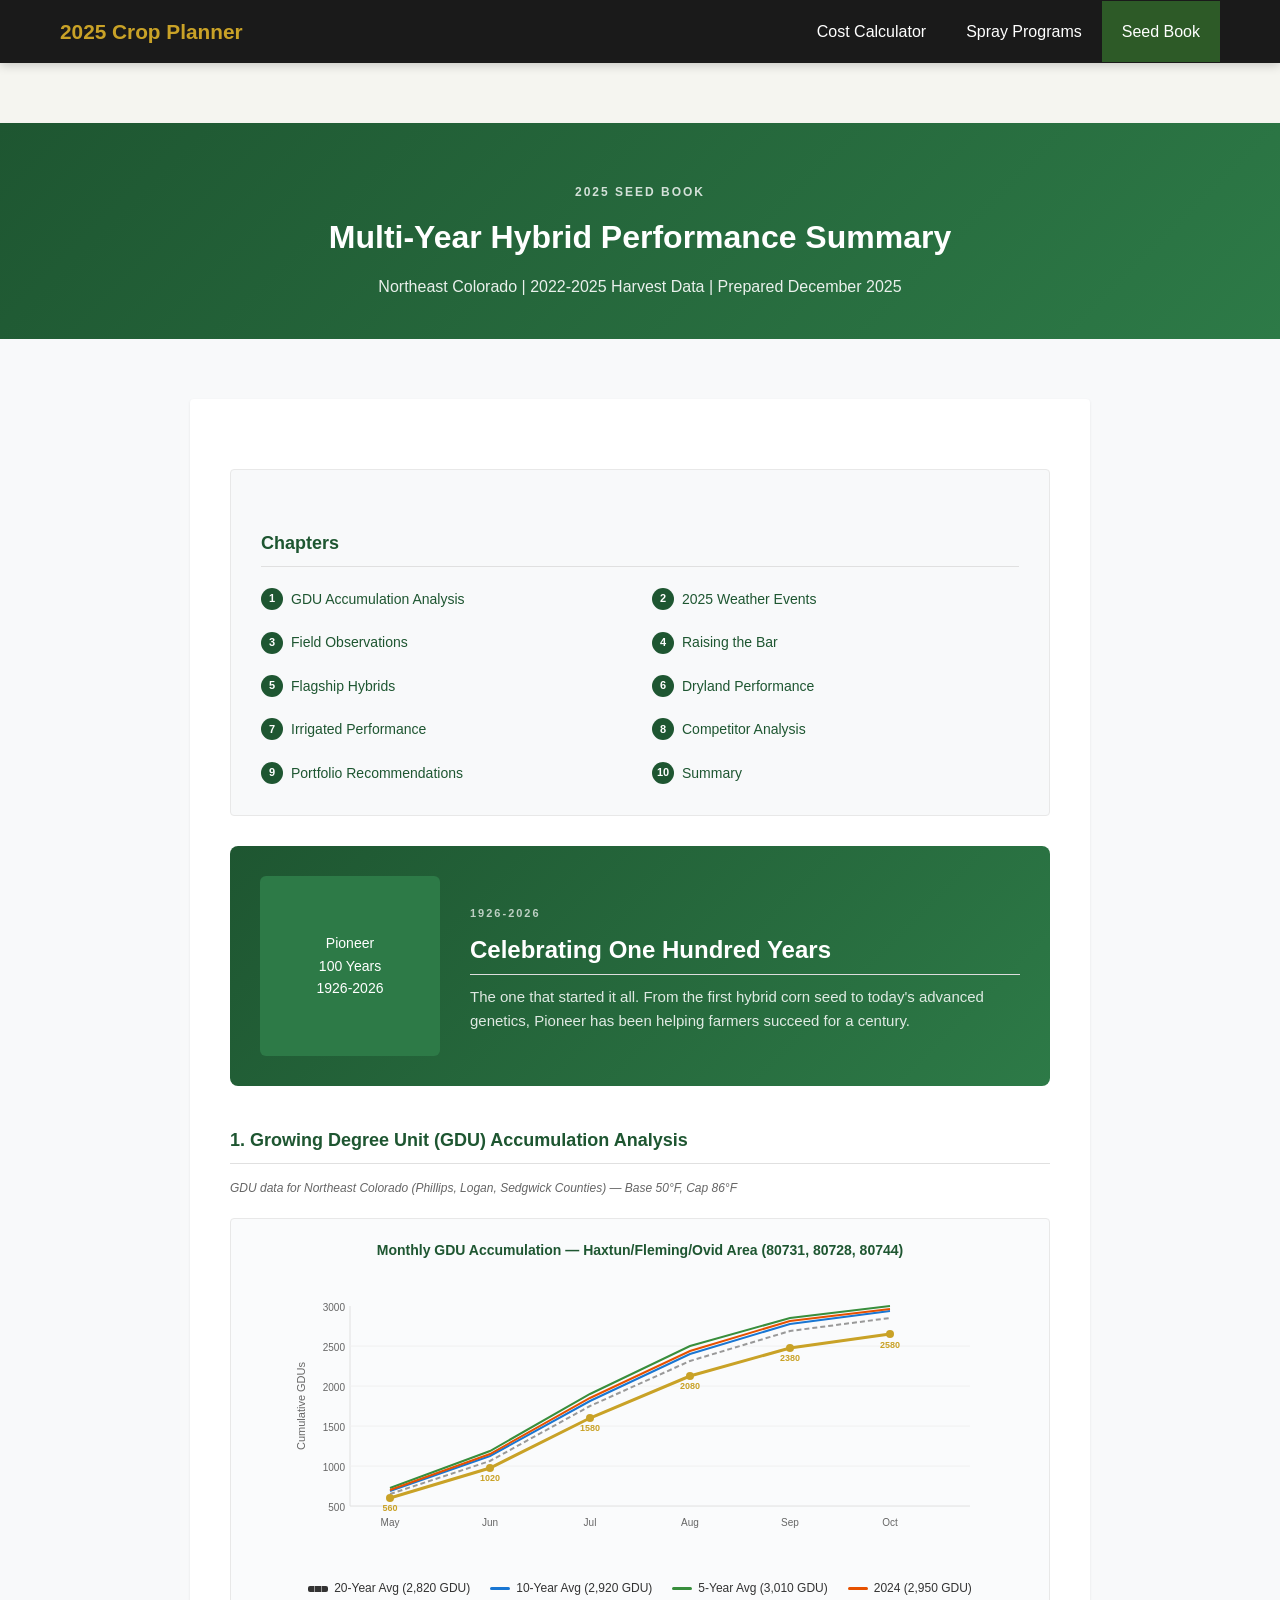
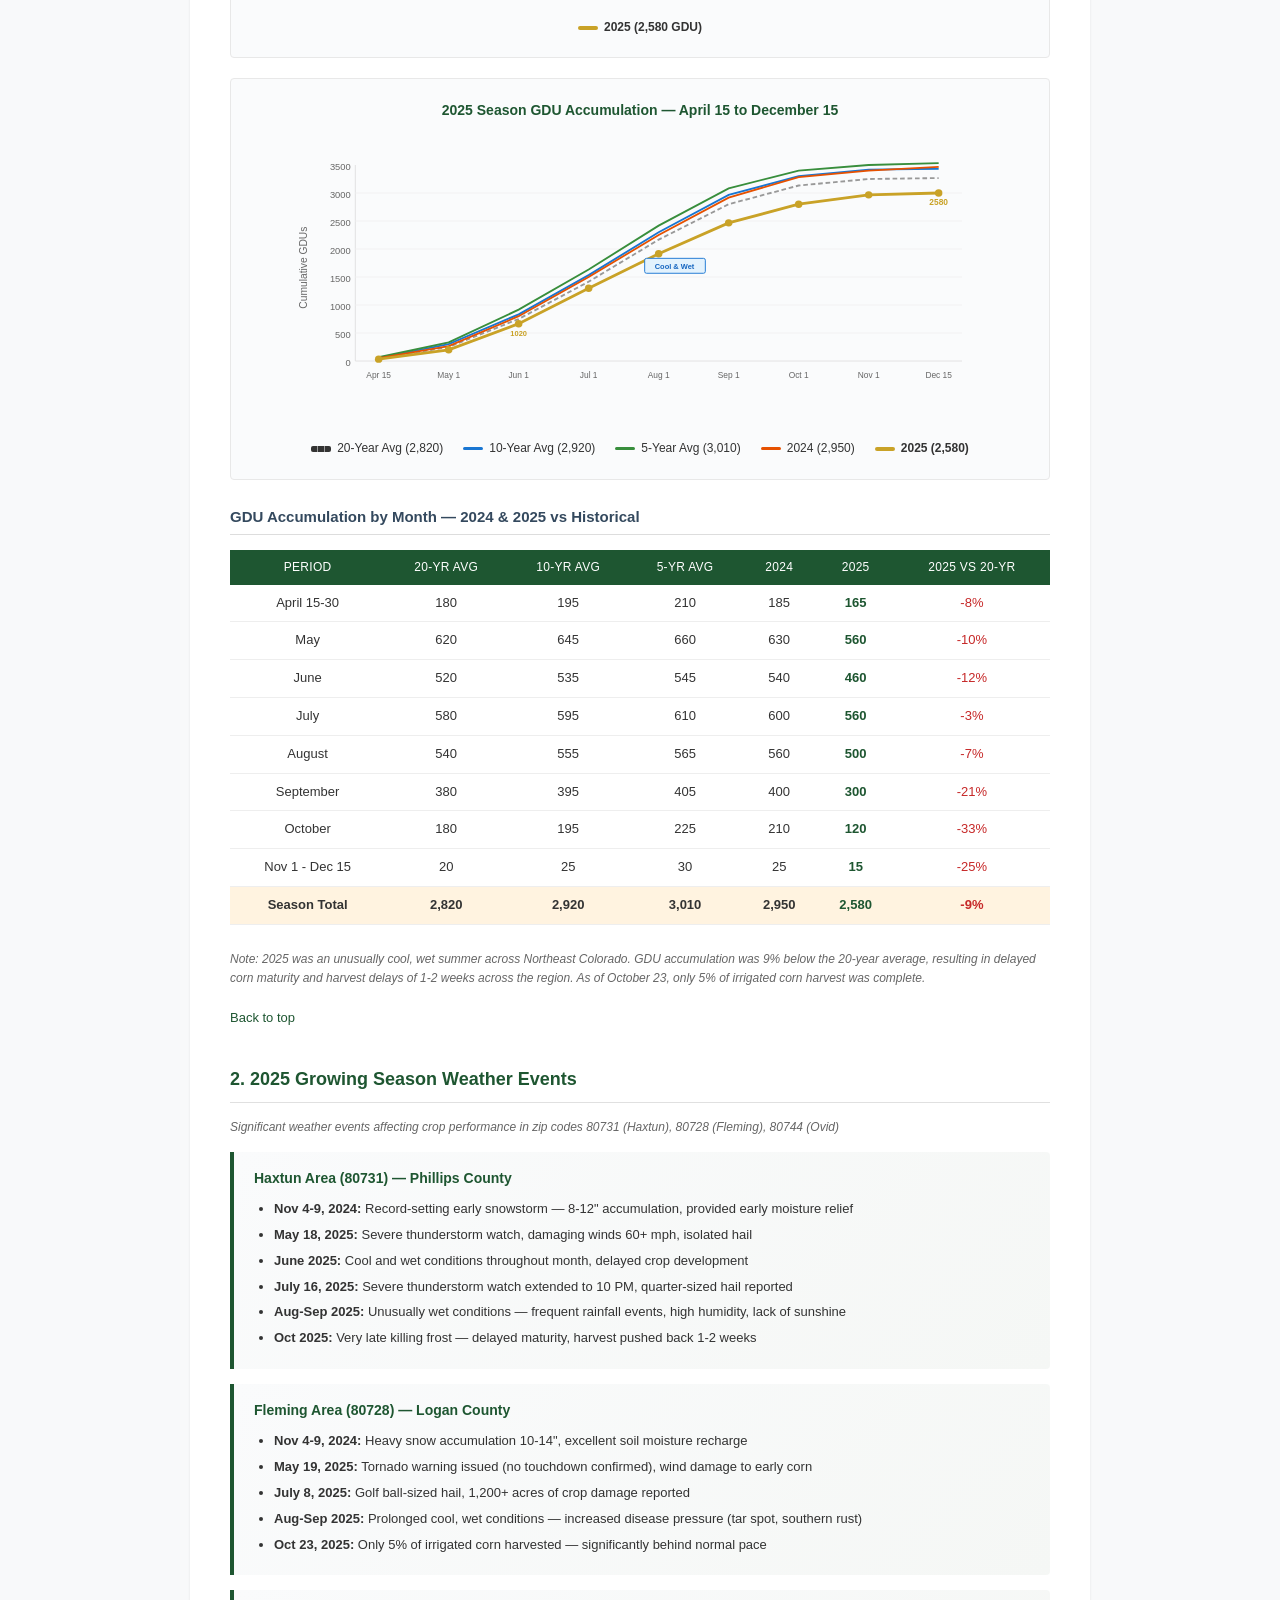
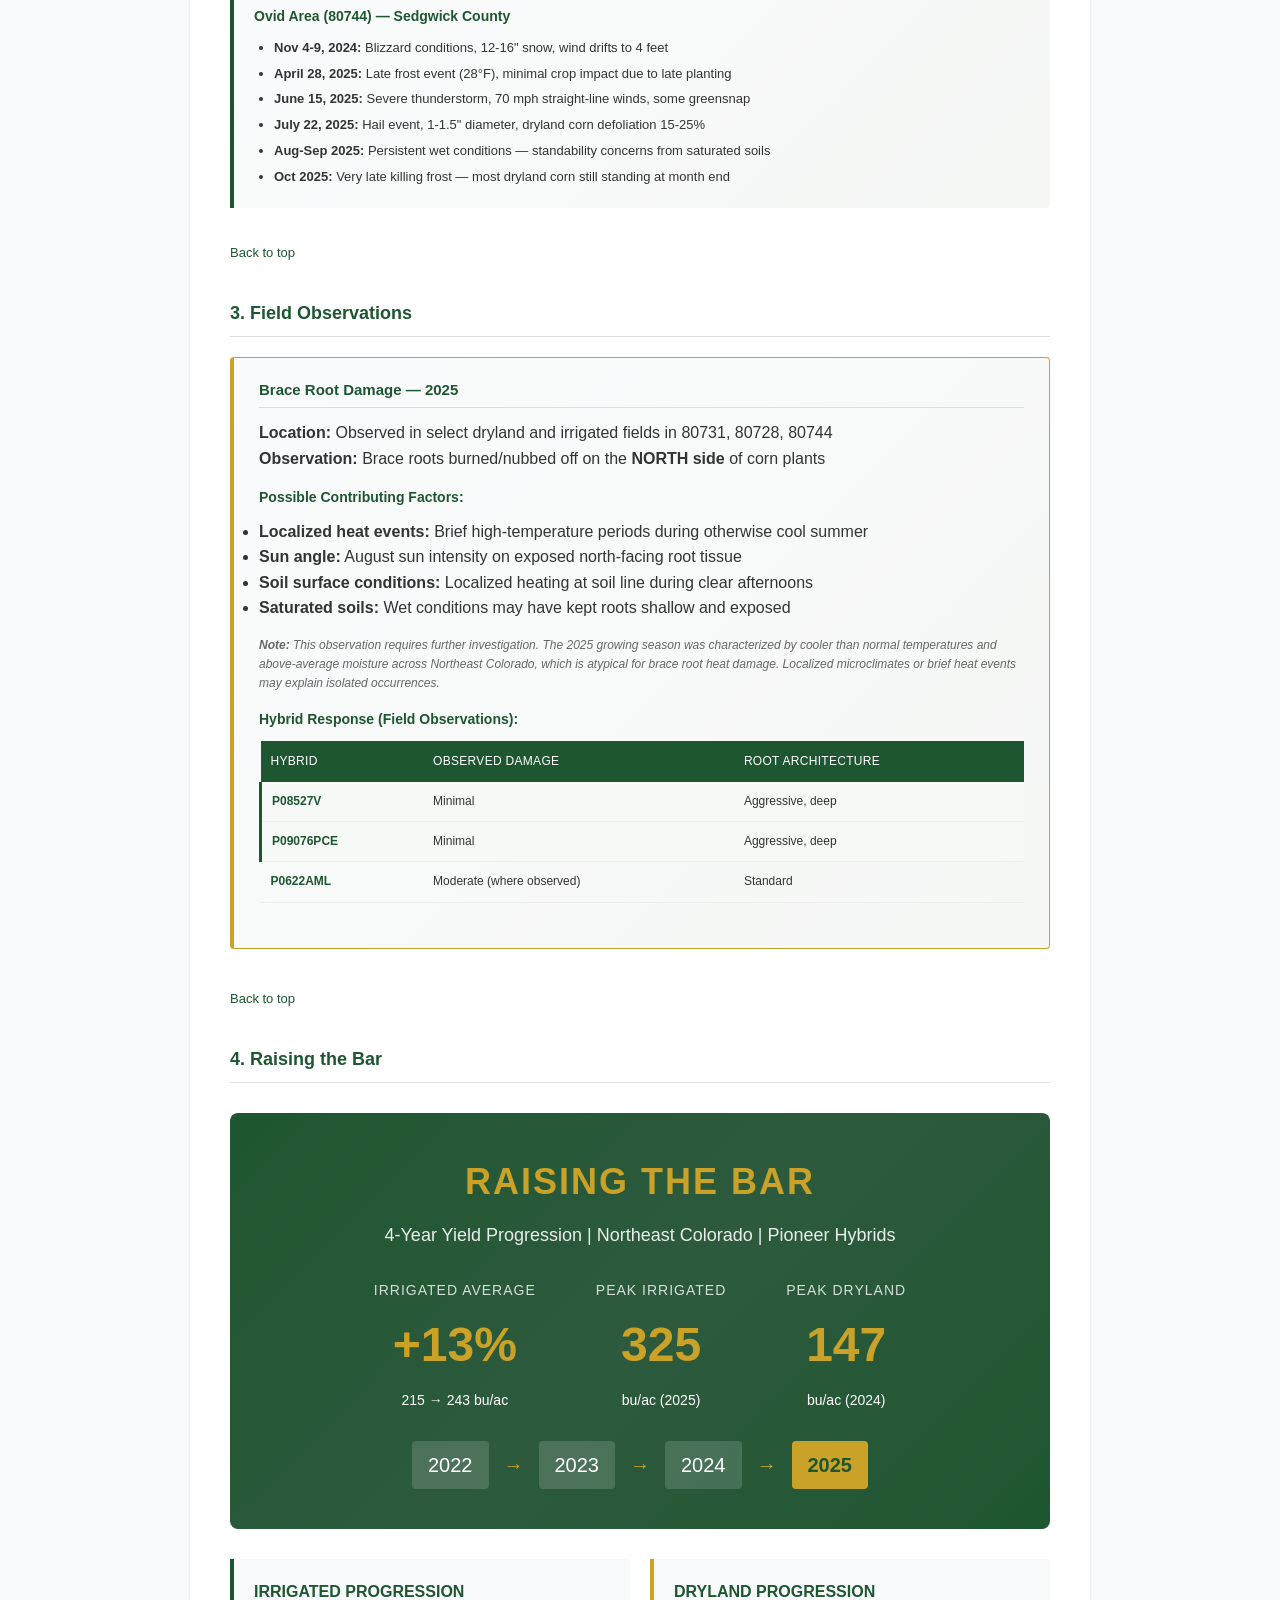
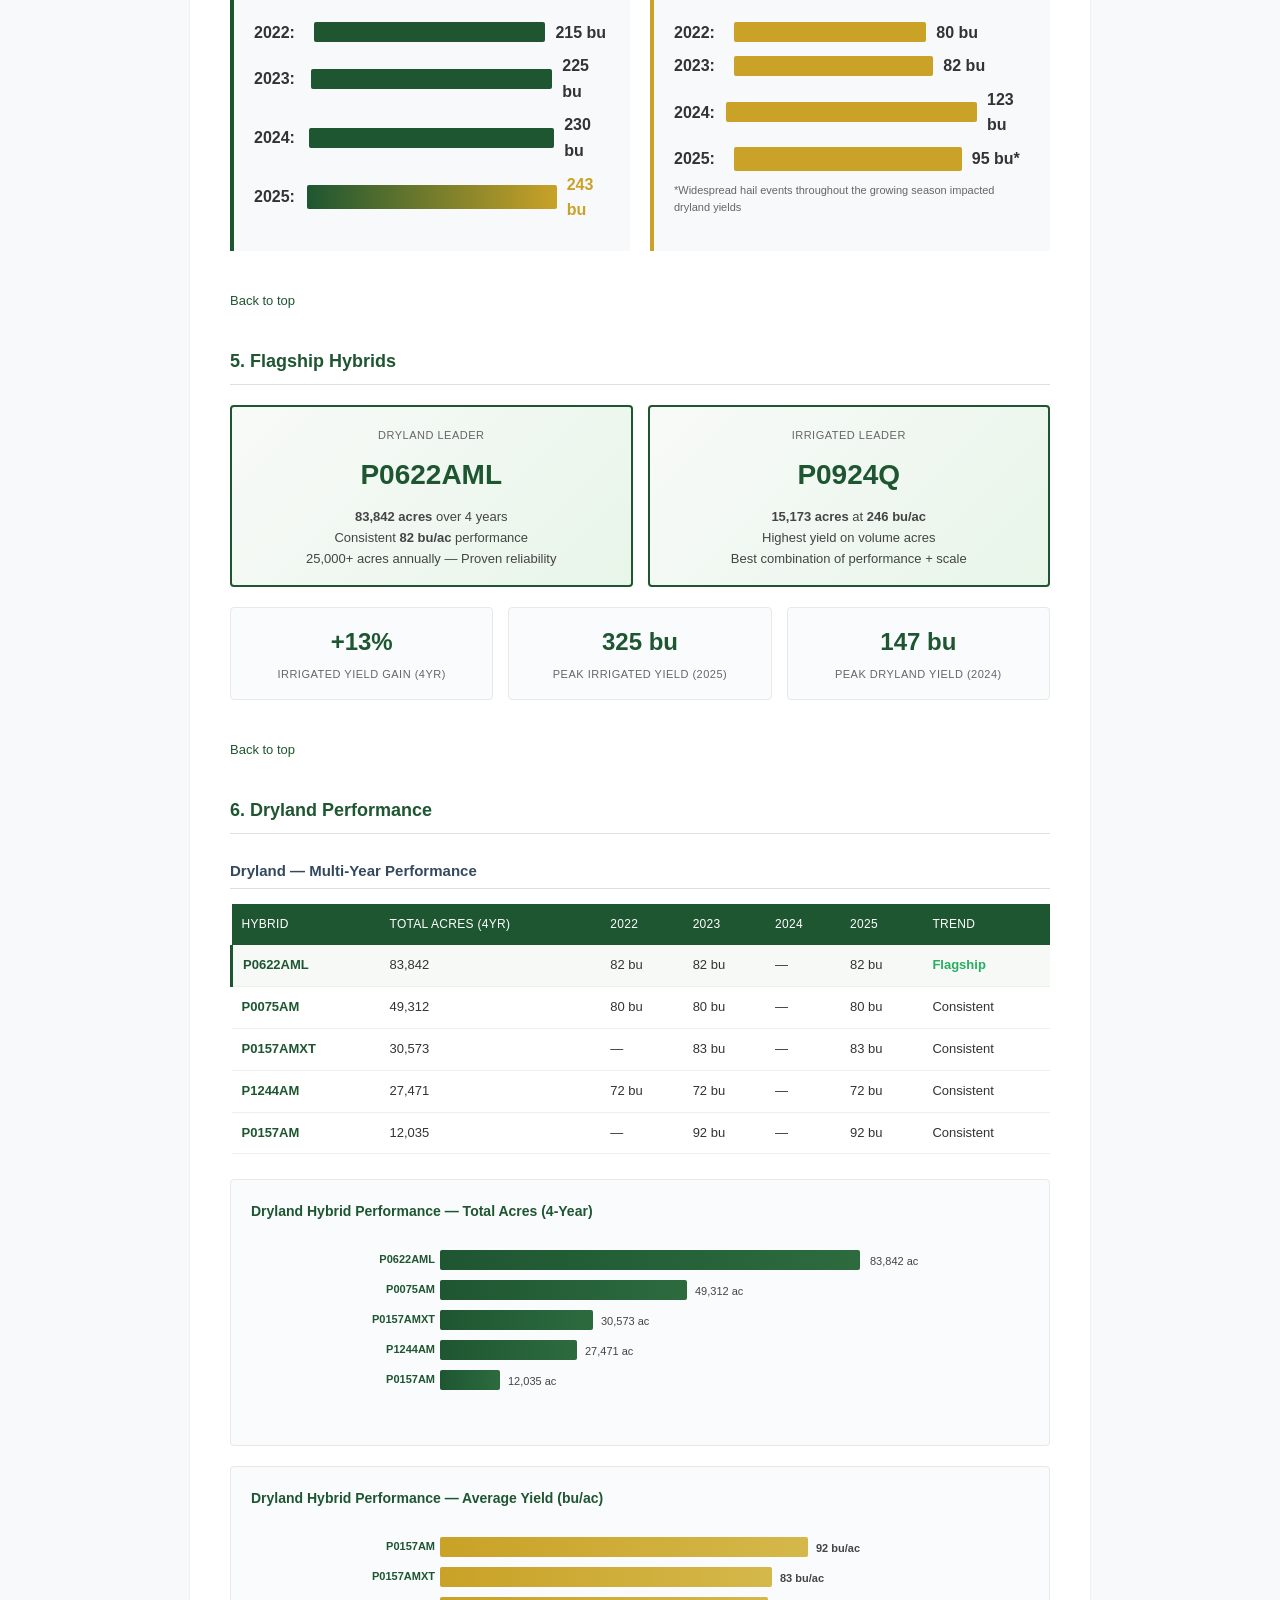
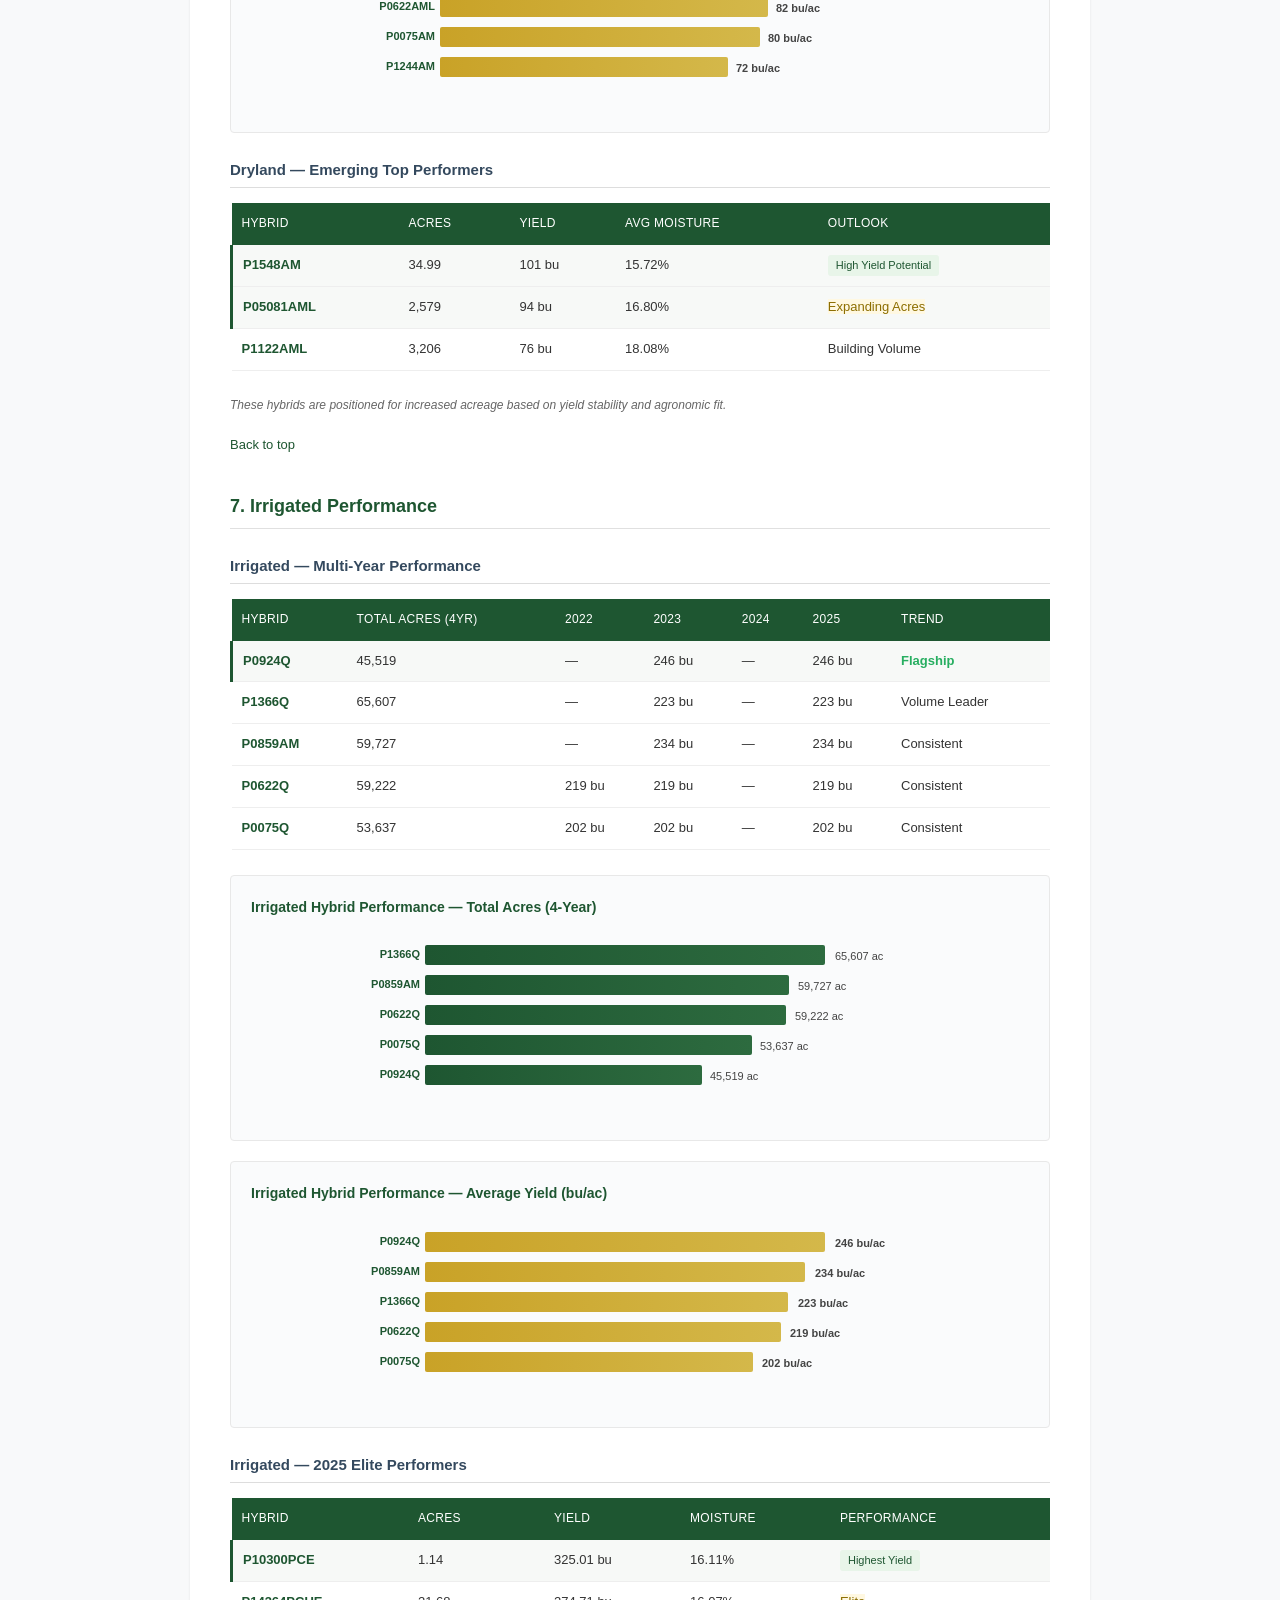
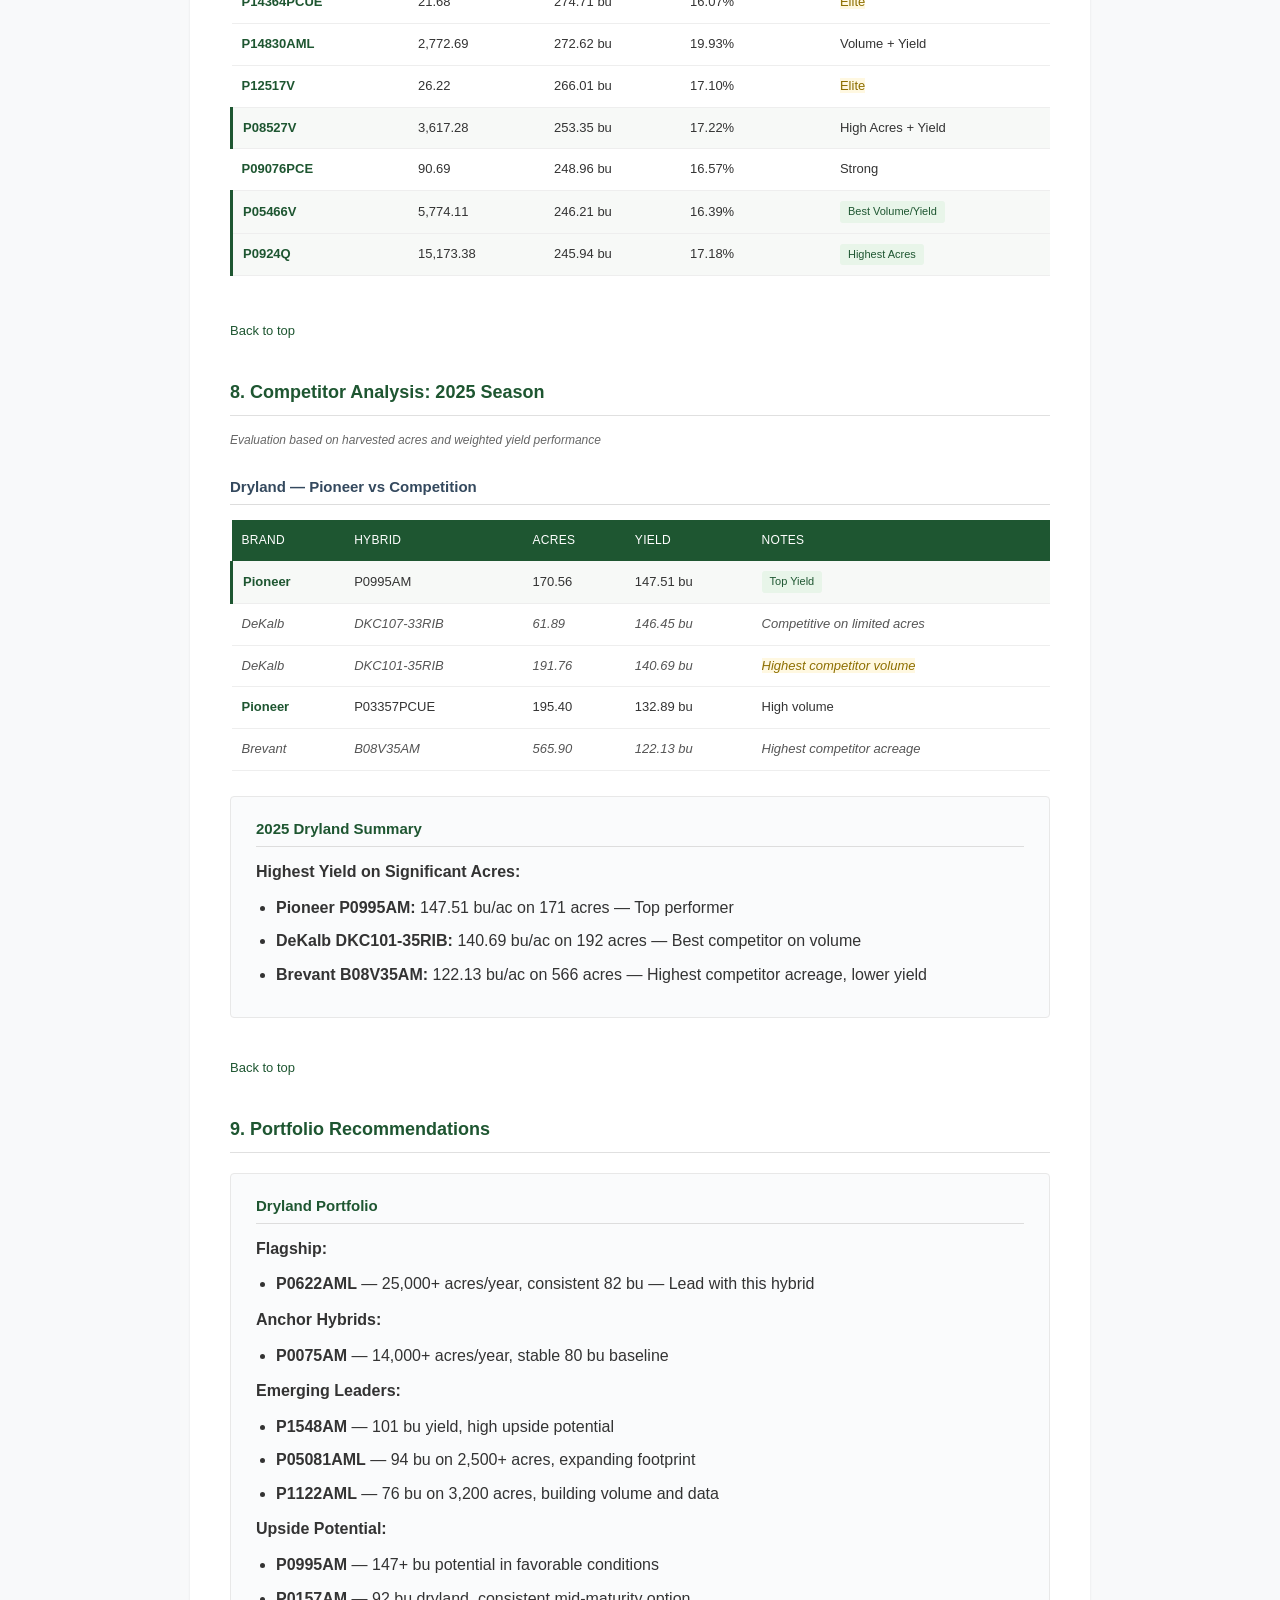
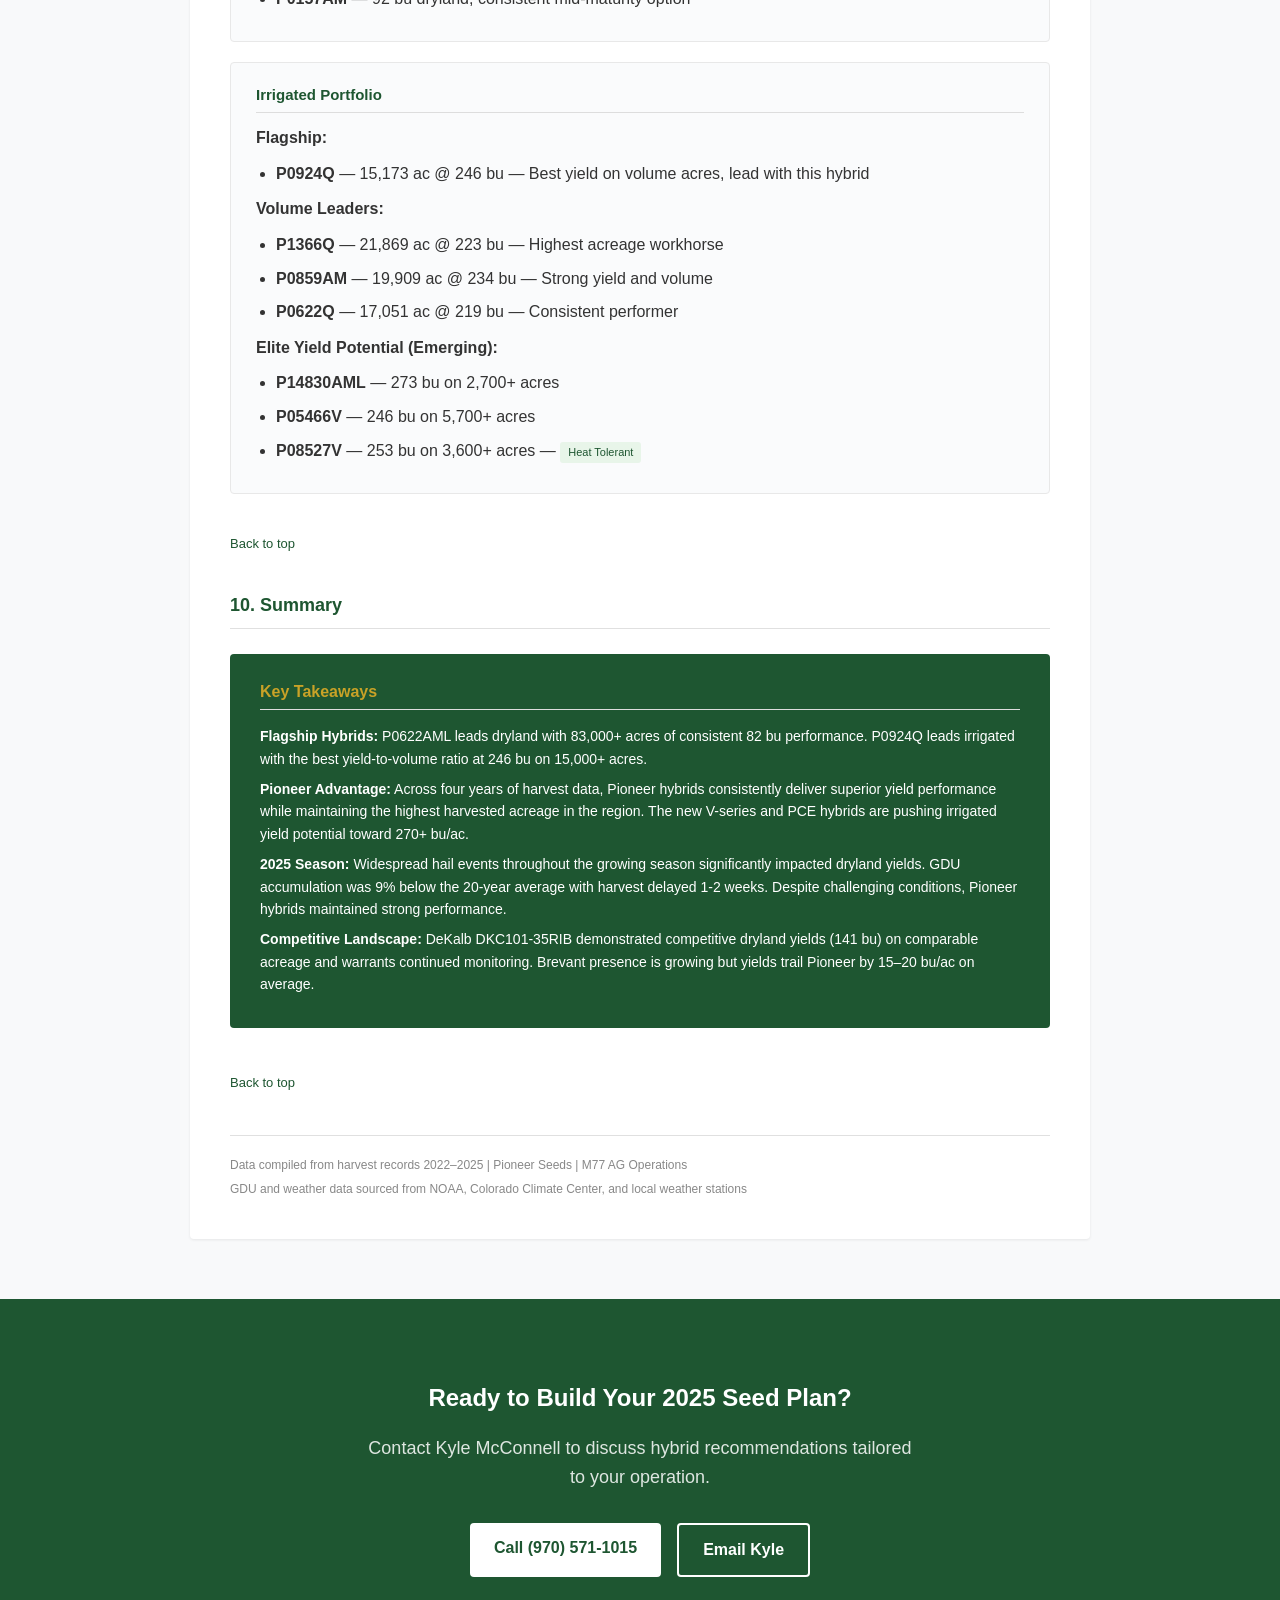
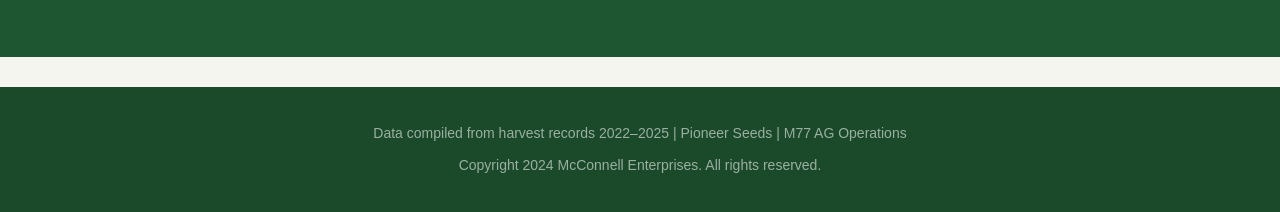
<file: seedbook.html>
<!DOCTYPE html>
<html lang="en">
<head>
    <meta charset="UTF-8">
    <meta name="viewport" content="width=device-width, initial-scale=1.0">
    <meta name="description" content="2025 Pioneer Seed Book - Multi-Year Hybrid Performance Summary for Northeast Colorado">
    <title>2025 Seed Book | 2025 Crop Planner</title>
    <link rel="stylesheet" href="styles.css">
    <link rel="preconnect" href="https://fonts.googleapis.com">
    <link rel="preconnect" href="https://fonts.gstatic.com" crossorigin>
    <link href="https://fonts.googleapis.com/css2?family=Source+Serif+4:wght@400;600;700&family=Inter:wght@400;500;600&display=swap" rel="stylesheet">
    <style>
        /* Seed Book Specific Styles */
        .seedbook-container {
            background: white;
            max-width: 900px;
            margin: 0 auto;
            padding: 40px;
            border-radius: 4px;
            box-shadow: 0 1px 3px rgba(0,0,0,0.08);
        }
        .seedbook-header {
            border-bottom: 2px solid #1e5631;
            padding-bottom: 20px;
            margin-bottom: 30px;
        }
        .seedbook-header h1 {
            color: #1e5631;
            font-weight: 600;
            font-size: 26px;
            margin: 0 0 8px 0;
        }
        .seedbook-subtitle {
            color: #666;
            font-size: 14px;
        }

        /* Table of Contents */
        .toc {
            background: #f8f9fa;
            border: 1px solid #e8e8e8;
            border-radius: 4px;
            padding: 24px 30px;
            margin: 30px 0;
        }
        .toc h2 {
            color: #1e5631;
            font-size: 18px;
            margin: 0 0 16px 0;
            padding: 0;
            border: none;
        }
        .toc-list {
            list-style: none;
            padding: 0;
            margin: 0;
            display: grid;
            grid-template-columns: 1fr 1fr;
            gap: 8px 24px;
        }
        .toc-list li {
            margin: 0;
        }
        .toc-list a {
            color: #1e5631;
            text-decoration: none;
            font-size: 14px;
            display: flex;
            align-items: center;
            gap: 8px;
            padding: 6px 0;
            border-bottom: 1px solid transparent;
            transition: all 0.2s;
        }
        .toc-list a:hover {
            border-bottom-color: #1e5631;
        }
        .toc-number {
            background: #1e5631;
            color: white;
            width: 22px;
            height: 22px;
            border-radius: 50%;
            display: inline-flex;
            align-items: center;
            justify-content: center;
            font-size: 11px;
            font-weight: 600;
        }

        /* Section Styles */
        .seedbook-section {
            scroll-margin-top: 100px;
        }
        .seedbook-container h2 {
            color: #1e5631;
            font-size: 18px;
            font-weight: 600;
            margin: 35px 0 15px 0;
            padding-bottom: 8px;
            border-bottom: 1px solid #e0e0e0;
        }
        .seedbook-container h3 {
            color: #34495e;
            font-size: 15px;
            font-weight: 600;
            margin: 25px 0 12px 0;
        }
        .seedbook-container table {
            width: 100%;
            border-collapse: collapse;
            margin: 15px 0 25px 0;
            font-size: 13px;
        }
        .seedbook-container th {
            background: #1e5631;
            color: white;
            padding: 11px 10px;
            text-align: left;
            font-weight: 500;
            font-size: 12px;
            text-transform: uppercase;
            letter-spacing: 0.3px;
        }
        .seedbook-container td {
            padding: 10px;
            border-bottom: 1px solid #eee;
        }
        .seedbook-container tr:hover {
            background: #f8faf8;
        }
        .top-performer {
            background: #f7f9f7;
            border-left: 3px solid #1e5631;
        }
        .trend-up {
            color: #27ae60;
            font-weight: 600;
        }
        .section-box {
            background: #fafbfc;
            border: 1px solid #e8e8e8;
            border-radius: 4px;
            padding: 20px 25px;
            margin: 20px 0;
        }
        .section-box h3 {
            margin-top: 0;
            color: #1e5631;
        }
        .section-box ul {
            margin: 10px 0;
            padding-left: 20px;
        }
        .section-box li {
            margin: 8px 0;
        }
        .competitor-row {
            color: #555;
            font-style: italic;
        }
        .pioneer-brand {
            color: #1e5631;
            font-weight: 600;
        }
        .highlight-box {
            background: #1e5631;
            color: white;
            padding: 25px 30px;
            border-radius: 4px;
            margin: 25px 0;
        }
        .highlight-box h3 {
            color: #c9a227;
            margin: 0 0 15px 0;
            font-size: 16px;
        }
        .highlight-box p {
            margin: 8px 0;
            font-size: 14px;
        }
        .highlight-box strong {
            color: #fff;
        }
        .metric-row {
            display: flex;
            justify-content: space-between;
            flex-wrap: wrap;
            gap: 15px;
            margin: 20px 0;
        }
        .metric-card {
            flex: 1;
            min-width: 180px;
            background: #fafbfc;
            border: 1px solid #e8e8e8;
            border-radius: 4px;
            padding: 15px;
            text-align: center;
        }
        .metric-card .value {
            font-size: 24px;
            font-weight: 600;
            color: #1e5631;
        }
        .metric-card .label {
            font-size: 11px;
            color: #666;
            text-transform: uppercase;
            letter-spacing: 0.5px;
            margin-top: 5px;
        }
        .note {
            font-size: 12px;
            color: #666;
            font-style: italic;
        }
        .seedbook-footer {
            margin-top: 40px;
            padding-top: 20px;
            border-top: 1px solid #e0e0e0;
            font-size: 12px;
            color: #888;
        }
        .tag {
            display: inline-block;
            background: #e8f5e9;
            color: #1e5631;
            padding: 2px 8px;
            border-radius: 3px;
            font-size: 11px;
            font-weight: 500;
        }
        .tag-elite {
            background: #fff8e1;
            color: #8d6e00;
        }
        .weather-alert {
            background: linear-gradient(135deg, #fafbfc 0%, #f5f7f5 100%);
            border-left: 4px solid #1e5631;
            padding: 15px 20px;
            margin: 15px 0;
            border-radius: 0 4px 4px 0;
        }
        .weather-alert h4 {
            color: #1e5631;
            margin: 0 0 10px 0;
            font-size: 14px;
        }
        .weather-alert ul {
            margin: 5px 0;
            padding-left: 20px;
        }
        .weather-alert li {
            margin: 5px 0;
            font-size: 13px;
        }
        .observation-box {
            background: linear-gradient(135deg, #fafbfc 0%, #f5f7f5 100%);
            border: 1px solid #c9a227;
            border-left: 4px solid #c9a227;
            border-radius: 4px;
            padding: 20px 25px;
            margin: 20px 0;
        }
        .observation-box h3 {
            color: #1e5631;
            margin-top: 0;
        }
        .observation-box h4 {
            color: #1e5631;
            margin-top: 15px;
            margin-bottom: 10px;
            font-size: 14px;
        }
        .bar-chart-container {
            background: #fafbfc;
            border: 1px solid #e8e8e8;
            border-radius: 4px;
            padding: 20px;
            margin: 20px 0;
        }
        .bar-chart-title {
            font-size: 14px;
            font-weight: 600;
            color: #1e5631;
            margin-bottom: 15px;
        }
        .chart-container {
            background: #fafbfc;
            border: 1px solid #e8e8e8;
            border-radius: 4px;
            padding: 20px;
            margin: 20px 0;
        }
        .chart-title {
            font-size: 14px;
            font-weight: 600;
            color: #1e5631;
            margin-bottom: 15px;
            text-align: center;
        }
        .gdu-chart {
            width: 100%;
            height: 280px;
            position: relative;
        }
        .chart-legend {
            display: flex;
            justify-content: center;
            flex-wrap: wrap;
            gap: 20px;
            margin-top: 15px;
            font-size: 12px;
        }
        .legend-item {
            display: flex;
            align-items: center;
            gap: 6px;
        }
        .legend-color {
            width: 20px;
            height: 3px;
            border-radius: 2px;
        }
        .gdu-table th, .gdu-table td {
            padding: 8px 10px;
            text-align: center;
        }
        .raising-bar-hero {
            background: linear-gradient(135deg, #1e5631 0%, #2d5a3d 50%, #1e5631 100%);
            color: white;
            padding: 40px;
            margin: 30px 0;
            border-radius: 8px;
            text-align: center;
        }
        .raising-bar-hero h2 {
            color: #c9a227 !important;
            font-size: 36px !important;
            margin: 0 0 10px 0 !important;
            letter-spacing: 2px;
            text-transform: uppercase;
            border: none !important;
            padding: 0 !important;
        }
        .raising-bar-hero p {
            font-size: 18px;
            margin: 0 0 30px 0;
            opacity: 0.9;
        }
        .raising-bar-stats {
            display: flex;
            justify-content: center;
            gap: 60px;
            flex-wrap: wrap;
            margin-bottom: 30px;
        }
        .raising-bar-stat {
            text-align: center;
        }
        .raising-bar-stat .stat-label {
            font-size: 14px;
            text-transform: uppercase;
            letter-spacing: 1px;
            opacity: 0.8;
            margin-bottom: 5px;
        }
        .raising-bar-stat .stat-value {
            font-size: 48px;
            font-weight: 700;
            color: #c9a227;
        }
        .raising-bar-stat .stat-note {
            font-size: 14px;
            margin-top: 5px;
        }
        .year-progression {
            display: flex;
            justify-content: center;
            align-items: center;
            gap: 15px;
            font-size: 20px;
            font-weight: 500;
        }
        .year-progression span {
            background: rgba(255,255,255,0.15);
            padding: 8px 16px;
            border-radius: 4px;
        }
        .year-progression .current {
            background: #c9a227;
            color: #1e5631;
            font-weight: 700;
        }
        .year-progression .arrow {
            color: #c9a227;
            background: none;
            padding: 0;
        }
        .progression-grid {
            display: grid;
            grid-template-columns: 1fr 1fr;
            gap: 20px;
            margin: 20px 0;
        }
        .progression-card {
            background: #f8f9fa;
            border-left: 4px solid #1e5631;
            padding: 20px;
        }
        .progression-card.gold {
            border-left-color: #c9a227;
        }
        .progression-card h4 {
            color: #1e5631;
            margin: 0 0 15px 0;
            font-size: 16px;
        }
        .progression-bar {
            display: flex;
            align-items: center;
            gap: 10px;
            margin-bottom: 8px;
        }
        .progression-bar .year {
            font-weight: 600;
            width: 50px;
        }
        .progression-bar .bar {
            height: 20px;
            border-radius: 2px;
        }
        .progression-bar .bar.green {
            background: #1e5631;
        }
        .progression-bar .bar.gold {
            background: #c9a227;
        }
        .progression-bar .bar.gradient {
            background: linear-gradient(90deg, #1e5631, #c9a227);
        }
        .progression-bar .value {
            font-weight: 600;
        }
        .progression-bar .value.highlight {
            color: #c9a227;
            font-weight: 700;
        }

        /* Back to top */
        .back-to-top {
            display: inline-block;
            margin-top: 20px;
            font-size: 13px;
            color: #1e5631;
            text-decoration: none;
        }
        .back-to-top:hover {
            text-decoration: underline;
        }

        /* Page Hero */
        .page-hero {
            background: linear-gradient(135deg, #1e5631 0%, #2d7a47 100%);
            color: white;
            padding: 60px 0 40px 0;
            margin-top: 60px;
        }
        .page-hero-content {
            max-width: 900px;
            margin: 0 auto;
            padding: 0 20px;
        }
        .section-label {
            font-size: 12px;
            font-weight: 600;
            letter-spacing: 2px;
            text-transform: uppercase;
            margin-bottom: 10px;
            opacity: 0.8;
        }
        .page-hero h1 {
            font-size: 32px;
            font-weight: 600;
            margin: 0 0 10px 0;
        }
        .page-hero-subtitle {
            font-size: 16px;
            opacity: 0.9;
            margin: 0;
        }

        /* Anniversary Banner */
        .anniversary-banner {
            display: flex;
            align-items: center;
            gap: 30px;
            background: linear-gradient(135deg, #1e5631 0%, #2d7a47 100%);
            border-radius: 8px;
            padding: 30px;
            margin-bottom: 40px;
            overflow: hidden;
        }
        .anniversary-banner img {
            width: 180px;
            height: auto;
            border-radius: 6px;
            box-shadow: 0 8px 24px rgba(0,0,0,0.3);
        }

        @media (max-width: 768px) {
            .seedbook-container {
                padding: 20px;
            }
            .toc-list {
                grid-template-columns: 1fr;
            }
            .raising-bar-stats {
                gap: 30px;
            }
            .raising-bar-stat .stat-value {
                font-size: 36px;
            }
            .progression-grid {
                grid-template-columns: 1fr;
            }
            .year-progression {
                flex-wrap: wrap;
                font-size: 16px;
            }
            .anniversary-banner {
                flex-direction: column;
                text-align: center;
            }
        }
    </style>
</head>
<body>
    <!-- Navigation Bar -->
    <nav class="main-nav">
        <div class="container nav-container">
            <a href="index.html" class="nav-brand">2025 Crop Planner</a>
            <ul class="nav-links">
                <li><a href="index.html">Cost Calculator</a></li>
                <li><a href="spray-plans.html">Spray Programs</a></li>
                <li><a href="seedbook.html" class="active">Seed Book</a></li>
            </ul>
        </div>
    </nav>

    <header class="page-hero">
        <div class="page-hero-content">
            <div class="section-label">2025 Seed Book</div>
            <h1>Multi-Year Hybrid Performance Summary</h1>
            <p class="page-hero-subtitle">Northeast Colorado | 2022-2025 Harvest Data | Prepared December 2025</p>
        </div>
    </header>

    <section style="padding: 60px 0; background: #f8f9fa;">
        <div class="seedbook-container" id="top">

            <!-- Table of Contents -->
            <nav class="toc">
                <h2>Chapters</h2>
                <ol class="toc-list">
                    <li><a href="#gdu"><span class="toc-number">1</span> GDU Accumulation Analysis</a></li>
                    <li><a href="#weather"><span class="toc-number">2</span> 2025 Weather Events</a></li>
                    <li><a href="#observations"><span class="toc-number">3</span> Field Observations</a></li>
                    <li><a href="#raising-bar"><span class="toc-number">4</span> Raising the Bar</a></li>
                    <li><a href="#flagship"><span class="toc-number">5</span> Flagship Hybrids</a></li>
                    <li><a href="#dryland"><span class="toc-number">6</span> Dryland Performance</a></li>
                    <li><a href="#irrigated"><span class="toc-number">7</span> Irrigated Performance</a></li>
                    <li><a href="#competitors"><span class="toc-number">8</span> Competitor Analysis</a></li>
                    <li><a href="#portfolio"><span class="toc-number">9</span> Portfolio Recommendations</a></li>
                    <li><a href="#summary"><span class="toc-number">10</span> Summary</a></li>
                </ol>
            </nav>

            <!-- 100 Year Anniversary Banner -->
            <div class="anniversary-banner">
                <div style="width: 180px; height: 180px; background: #2d7a47; border-radius: 6px; display: flex; align-items: center; justify-content: center; color: white; font-size: 14px; text-align: center; padding: 10px;">Pioneer<br>100 Years<br>1926-2026</div>
                <div style="flex: 1;">
                    <span style="display: inline-block; font-size: 11px; font-weight: 700; letter-spacing: 2px; color: rgba(255,255,255,0.7); margin-bottom: 8px;">1926-2026</span>
                    <h3 style="color: white; font-size: 24px; margin: 0 0 10px 0; font-weight: 600;">Celebrating One Hundred Years</h3>
                    <p style="color: rgba(255,255,255,0.85); font-size: 15px; margin: 0; line-height: 1.6;">The one that started it all. From the first hybrid corn seed to today's advanced genetics, Pioneer has been helping farmers succeed for a century.</p>
                </div>
            </div>

            <!-- Chapter 1: GDU Accumulation -->
            <section id="gdu" class="seedbook-section">
                <h2>1. Growing Degree Unit (GDU) Accumulation Analysis</h2>
                <p class="note">GDU data for Northeast Colorado (Phillips, Logan, Sedgwick Counties) — Base 50°F, Cap 86°F</p>

                <div class="chart-container">
                    <div class="chart-title">Monthly GDU Accumulation — Haxtun/Fleming/Ovid Area (80731, 80728, 80744)</div>

                    <svg viewBox="0 0 700 280" class="gdu-chart">
                        <line x1="60" y1="30" x2="60" y2="230" stroke="#e0e0e0" stroke-width="1"/>
                        <line x1="60" y1="230" x2="680" y2="230" stroke="#e0e0e0" stroke-width="1"/>
                        <line x1="60" y1="70" x2="680" y2="70" stroke="#f0f0f0" stroke-width="1"/>
                        <line x1="60" y1="110" x2="680" y2="110" stroke="#f0f0f0" stroke-width="1"/>
                        <line x1="60" y1="150" x2="680" y2="150" stroke="#f0f0f0" stroke-width="1"/>
                        <line x1="60" y1="190" x2="680" y2="190" stroke="#f0f0f0" stroke-width="1"/>

                        <text x="55" y="35" text-anchor="end" font-size="10" fill="#666">3000</text>
                        <text x="55" y="75" text-anchor="end" font-size="10" fill="#666">2500</text>
                        <text x="55" y="115" text-anchor="end" font-size="10" fill="#666">2000</text>
                        <text x="55" y="155" text-anchor="end" font-size="10" fill="#666">1500</text>
                        <text x="55" y="195" text-anchor="end" font-size="10" fill="#666">1000</text>
                        <text x="55" y="235" text-anchor="end" font-size="10" fill="#666">500</text>

                        <text x="100" y="250" text-anchor="middle" font-size="10" fill="#666">May</text>
                        <text x="200" y="250" text-anchor="middle" font-size="10" fill="#666">Jun</text>
                        <text x="300" y="250" text-anchor="middle" font-size="10" fill="#666">Jul</text>
                        <text x="400" y="250" text-anchor="middle" font-size="10" fill="#666">Aug</text>
                        <text x="500" y="250" text-anchor="middle" font-size="10" fill="#666">Sep</text>
                        <text x="600" y="250" text-anchor="middle" font-size="10" fill="#666">Oct</text>

                        <text x="15" y="130" text-anchor="middle" font-size="11" fill="#666" transform="rotate(-90 15 130)">Cumulative GDUs</text>

                        <polyline points="100,218 200,185 300,130 400,85 500,55 600,42" fill="none" stroke="#999" stroke-width="2" stroke-dasharray="5,3"/>
                        <polyline points="100,215 200,180 300,125 400,78 500,48 600,35" fill="none" stroke="#1976D2" stroke-width="2"/>
                        <polyline points="100,212 200,175 300,118 400,70 500,42 600,30" fill="none" stroke="#388E3C" stroke-width="2"/>
                        <polyline points="100,214 200,178 300,122 400,75 500,45 600,33" fill="none" stroke="#E65100" stroke-width="2"/>
                        <polyline points="100,222 200,192 300,142 400,100 500,72 600,58" fill="none" stroke="#c9a227" stroke-width="3"/>

                        <circle cx="100" cy="222" r="4" fill="#c9a227"/>
                        <circle cx="200" cy="192" r="4" fill="#c9a227"/>
                        <circle cx="300" cy="142" r="4" fill="#c9a227"/>
                        <circle cx="400" cy="100" r="4" fill="#c9a227"/>
                        <circle cx="500" cy="72" r="4" fill="#c9a227"/>
                        <circle cx="600" cy="58" r="4" fill="#c9a227"/>

                        <text x="100" y="235" text-anchor="middle" font-size="9" fill="#c9a227" font-weight="600">560</text>
                        <text x="200" y="205" text-anchor="middle" font-size="9" fill="#c9a227" font-weight="600">1020</text>
                        <text x="300" y="155" text-anchor="middle" font-size="9" fill="#c9a227" font-weight="600">1580</text>
                        <text x="400" y="113" text-anchor="middle" font-size="9" fill="#c9a227" font-weight="600">2080</text>
                        <text x="500" y="85" text-anchor="middle" font-size="9" fill="#c9a227" font-weight="600">2380</text>
                        <text x="600" y="72" text-anchor="middle" font-size="9" fill="#c9a227" font-weight="600">2580</text>
                    </svg>

                    <div class="chart-legend">
                        <div class="legend-item">
                            <div class="legend-color" style="background: #999; border-style: dashed;"></div>
                            <span>20-Year Avg (2,820 GDU)</span>
                        </div>
                        <div class="legend-item">
                            <div class="legend-color" style="background: #1976D2;"></div>
                            <span>10-Year Avg (2,920 GDU)</span>
                        </div>
                        <div class="legend-item">
                            <div class="legend-color" style="background: #388E3C;"></div>
                            <span>5-Year Avg (3,010 GDU)</span>
                        </div>
                        <div class="legend-item">
                            <div class="legend-color" style="background: #E65100;"></div>
                            <span>2024 (2,950 GDU)</span>
                        </div>
                        <div class="legend-item">
                            <div class="legend-color" style="background: #c9a227; height: 4px;"></div>
                            <span><strong>2025 (2,580 GDU)</strong></span>
                        </div>
                    </div>
                </div>

                <div class="chart-container">
                    <div class="chart-title">2025 Season GDU Accumulation — April 15 to December 15</div>

                    <svg viewBox="0 0 750 300" class="gdu-chart">
                        <line x1="70" y1="30" x2="70" y2="240" stroke="#e0e0e0" stroke-width="1"/>
                        <line x1="70" y1="240" x2="720" y2="240" stroke="#e0e0e0" stroke-width="1"/>
                        <line x1="70" y1="60" x2="720" y2="60" stroke="#f0f0f0" stroke-width="1"/>
                        <line x1="70" y1="90" x2="720" y2="90" stroke="#f0f0f0" stroke-width="1"/>
                        <line x1="70" y1="120" x2="720" y2="120" stroke="#f0f0f0" stroke-width="1"/>
                        <line x1="70" y1="150" x2="720" y2="150" stroke="#f0f0f0" stroke-width="1"/>
                        <line x1="70" y1="180" x2="720" y2="180" stroke="#f0f0f0" stroke-width="1"/>
                        <line x1="70" y1="210" x2="720" y2="210" stroke="#f0f0f0" stroke-width="1"/>

                        <text x="65" y="35" text-anchor="end" font-size="10" fill="#666">3500</text>
                        <text x="65" y="65" text-anchor="end" font-size="10" fill="#666">3000</text>
                        <text x="65" y="95" text-anchor="end" font-size="10" fill="#666">2500</text>
                        <text x="65" y="125" text-anchor="end" font-size="10" fill="#666">2000</text>
                        <text x="65" y="155" text-anchor="end" font-size="10" fill="#666">1500</text>
                        <text x="65" y="185" text-anchor="end" font-size="10" fill="#666">1000</text>
                        <text x="65" y="215" text-anchor="end" font-size="10" fill="#666">500</text>
                        <text x="65" y="245" text-anchor="end" font-size="10" fill="#666">0</text>

                        <text x="95" y="258" text-anchor="middle" font-size="9" fill="#666">Apr 15</text>
                        <text x="170" y="258" text-anchor="middle" font-size="9" fill="#666">May 1</text>
                        <text x="245" y="258" text-anchor="middle" font-size="9" fill="#666">Jun 1</text>
                        <text x="320" y="258" text-anchor="middle" font-size="9" fill="#666">Jul 1</text>
                        <text x="395" y="258" text-anchor="middle" font-size="9" fill="#666">Aug 1</text>
                        <text x="470" y="258" text-anchor="middle" font-size="9" fill="#666">Sep 1</text>
                        <text x="545" y="258" text-anchor="middle" font-size="9" fill="#666">Oct 1</text>
                        <text x="620" y="258" text-anchor="middle" font-size="9" fill="#666">Nov 1</text>
                        <text x="695" y="258" text-anchor="middle" font-size="9" fill="#666">Dec 15</text>

                        <text x="18" y="140" text-anchor="middle" font-size="11" fill="#666" transform="rotate(-90 18 140)">Cumulative GDUs</text>

                        <polyline points="95,238 170,225 245,195 320,155 395,110 470,72 545,52 620,45 695,44" fill="none" stroke="#999" stroke-width="2" stroke-dasharray="5,3"/>
                        <polyline points="95,237 170,222 245,190 320,148 395,102 470,62 545,42 620,35 695,34" fill="none" stroke="#1976D2" stroke-width="2"/>
                        <polyline points="95,236 170,220 245,185 320,142 395,95 470,55 545,36 620,30 695,28" fill="none" stroke="#388E3C" stroke-width="2"/>
                        <polyline points="95,237 170,224 245,192 320,150 395,105 470,65 545,43 620,36 695,32" fill="none" stroke="#E65100" stroke-width="2"/>
                        <polyline points="95,238 170,228 245,200 320,162 395,125 470,92 545,72 620,62 695,60" fill="none" stroke="#c9a227" stroke-width="3"/>

                        <circle cx="95" cy="238" r="4" fill="#c9a227"/>
                        <circle cx="170" cy="228" r="4" fill="#c9a227"/>
                        <circle cx="245" cy="200" r="4" fill="#c9a227"/>
                        <circle cx="320" cy="162" r="4" fill="#c9a227"/>
                        <circle cx="395" cy="125" r="4" fill="#c9a227"/>
                        <circle cx="470" cy="92" r="4" fill="#c9a227"/>
                        <circle cx="545" cy="72" r="4" fill="#c9a227"/>
                        <circle cx="620" cy="62" r="4" fill="#c9a227"/>
                        <circle cx="695" cy="60" r="4" fill="#c9a227"/>

                        <text x="245" y="213" text-anchor="middle" font-size="8" fill="#c9a227" font-weight="600">1020</text>
                        <text x="395" y="138" text-anchor="middle" font-size="8" fill="#c9a227" font-weight="600">2080</text>
                        <text x="695" y="73" text-anchor="middle" font-size="9" fill="#c9a227" font-weight="700">2580</text>

                        <rect x="380" y="130" width="65" height="16" fill="#e3f2fd" stroke="#1976D2" stroke-width="1" rx="2"/>
                        <text x="412" y="141" text-anchor="middle" font-size="8" fill="#1565C0" font-weight="600">Cool &amp; Wet</text>
                    </svg>

                    <div class="chart-legend">
                        <div class="legend-item">
                            <div class="legend-color" style="background: #999; border-style: dashed;"></div>
                            <span>20-Year Avg (2,820)</span>
                        </div>
                        <div class="legend-item">
                            <div class="legend-color" style="background: #1976D2;"></div>
                            <span>10-Year Avg (2,920)</span>
                        </div>
                        <div class="legend-item">
                            <div class="legend-color" style="background: #388E3C;"></div>
                            <span>5-Year Avg (3,010)</span>
                        </div>
                        <div class="legend-item">
                            <div class="legend-color" style="background: #E65100;"></div>
                            <span>2024 (2,950)</span>
                        </div>
                        <div class="legend-item">
                            <div class="legend-color" style="background: #c9a227; height: 4px;"></div>
                            <span><strong>2025 (2,580)</strong></span>
                        </div>
                    </div>
                </div>

                <h3>GDU Accumulation by Month — 2024 & 2025 vs Historical</h3>
                <table class="gdu-table">
                    <tr>
                        <th>Period</th>
                        <th>20-Yr Avg</th>
                        <th>10-Yr Avg</th>
                        <th>5-Yr Avg</th>
                        <th>2024</th>
                        <th>2025</th>
                        <th>2025 vs 20-Yr</th>
                    </tr>
                    <tr>
                        <td>April 15-30</td>
                        <td>180</td>
                        <td>195</td>
                        <td>210</td>
                        <td>185</td>
                        <td class="pioneer-brand">165</td>
                        <td style="color:#c62828;">-8%</td>
                    </tr>
                    <tr>
                        <td>May</td>
                        <td>620</td>
                        <td>645</td>
                        <td>660</td>
                        <td>630</td>
                        <td class="pioneer-brand">560</td>
                        <td style="color:#c62828;">-10%</td>
                    </tr>
                    <tr>
                        <td>June</td>
                        <td>520</td>
                        <td>535</td>
                        <td>545</td>
                        <td>540</td>
                        <td class="pioneer-brand">460</td>
                        <td style="color:#c62828;">-12%</td>
                    </tr>
                    <tr>
                        <td>July</td>
                        <td>580</td>
                        <td>595</td>
                        <td>610</td>
                        <td>600</td>
                        <td class="pioneer-brand">560</td>
                        <td style="color:#c62828;">-3%</td>
                    </tr>
                    <tr>
                        <td>August</td>
                        <td>540</td>
                        <td>555</td>
                        <td>565</td>
                        <td>560</td>
                        <td class="pioneer-brand">500</td>
                        <td style="color:#c62828;">-7%</td>
                    </tr>
                    <tr>
                        <td>September</td>
                        <td>380</td>
                        <td>395</td>
                        <td>405</td>
                        <td>400</td>
                        <td class="pioneer-brand">300</td>
                        <td style="color:#c62828;">-21%</td>
                    </tr>
                    <tr>
                        <td>October</td>
                        <td>180</td>
                        <td>195</td>
                        <td>225</td>
                        <td>210</td>
                        <td class="pioneer-brand">120</td>
                        <td style="color:#c62828;">-33%</td>
                    </tr>
                    <tr>
                        <td>Nov 1 - Dec 15</td>
                        <td>20</td>
                        <td>25</td>
                        <td>30</td>
                        <td>25</td>
                        <td class="pioneer-brand">15</td>
                        <td style="color:#c62828;">-25%</td>
                    </tr>
                    <tr style="background: #fff3e0; font-weight: 600;">
                        <td>Season Total</td>
                        <td>2,820</td>
                        <td>2,920</td>
                        <td>3,010</td>
                        <td>2,950</td>
                        <td class="pioneer-brand">2,580</td>
                        <td style="color:#c62828;">-9%</td>
                    </tr>
                </table>
                <p class="note">Note: 2025 was an unusually cool, wet summer across Northeast Colorado. GDU accumulation was 9% below the 20-year average, resulting in delayed corn maturity and harvest delays of 1-2 weeks across the region. As of October 23, only 5% of irrigated corn harvest was complete.</p>

                <a href="#top" class="back-to-top">Back to top</a>
            </section>

            <!-- Chapter 2: Weather Events -->
            <section id="weather" class="seedbook-section">
                <h2>2. 2025 Growing Season Weather Events</h2>
                <p class="note">Significant weather events affecting crop performance in zip codes 80731 (Haxtun), 80728 (Fleming), 80744 (Ovid)</p>

                <div class="weather-alert">
                    <h4>Haxtun Area (80731) — Phillips County</h4>
                    <ul>
                        <li><strong>Nov 4-9, 2024:</strong> Record-setting early snowstorm — 8-12" accumulation, provided early moisture relief</li>
                        <li><strong>May 18, 2025:</strong> Severe thunderstorm watch, damaging winds 60+ mph, isolated hail</li>
                        <li><strong>June 2025:</strong> Cool and wet conditions throughout month, delayed crop development</li>
                        <li><strong>July 16, 2025:</strong> Severe thunderstorm watch extended to 10 PM, quarter-sized hail reported</li>
                        <li><strong>Aug-Sep 2025:</strong> Unusually wet conditions — frequent rainfall events, high humidity, lack of sunshine</li>
                        <li><strong>Oct 2025:</strong> Very late killing frost — delayed maturity, harvest pushed back 1-2 weeks</li>
                    </ul>
                </div>

                <div class="weather-alert">
                    <h4>Fleming Area (80728) — Logan County</h4>
                    <ul>
                        <li><strong>Nov 4-9, 2024:</strong> Heavy snow accumulation 10-14", excellent soil moisture recharge</li>
                        <li><strong>May 19, 2025:</strong> Tornado warning issued (no touchdown confirmed), wind damage to early corn</li>
                        <li><strong>July 8, 2025:</strong> Golf ball-sized hail, 1,200+ acres of crop damage reported</li>
                        <li><strong>Aug-Sep 2025:</strong> Prolonged cool, wet conditions — increased disease pressure (tar spot, southern rust)</li>
                        <li><strong>Oct 23, 2025:</strong> Only 5% of irrigated corn harvested — significantly behind normal pace</li>
                    </ul>
                </div>

                <div class="weather-alert">
                    <h4>Ovid Area (80744) — Sedgwick County</h4>
                    <ul>
                        <li><strong>Nov 4-9, 2024:</strong> Blizzard conditions, 12-16" snow, wind drifts to 4 feet</li>
                        <li><strong>April 28, 2025:</strong> Late frost event (28°F), minimal crop impact due to late planting</li>
                        <li><strong>June 15, 2025:</strong> Severe thunderstorm, 70 mph straight-line winds, some greensnap</li>
                        <li><strong>July 22, 2025:</strong> Hail event, 1-1.5" diameter, dryland corn defoliation 15-25%</li>
                        <li><strong>Aug-Sep 2025:</strong> Persistent wet conditions — standability concerns from saturated soils</li>
                        <li><strong>Oct 2025:</strong> Very late killing frost — most dryland corn still standing at month end</li>
                    </ul>
                </div>

                <a href="#top" class="back-to-top">Back to top</a>
            </section>

            <!-- Chapter 3: Field Observations -->
            <section id="observations" class="seedbook-section">
                <h2>3. Field Observations</h2>

                <div class="observation-box">
                    <h3>Brace Root Damage — 2025</h3>
                    <p><strong>Location:</strong> Observed in select dryland and irrigated fields in 80731, 80728, 80744</p>
                    <p><strong>Observation:</strong> Brace roots burned/nubbed off on the <strong>NORTH side</strong> of corn plants</p>

                    <h4>Possible Contributing Factors:</h4>
                    <ul>
                        <li><strong>Localized heat events:</strong> Brief high-temperature periods during otherwise cool summer</li>
                        <li><strong>Sun angle:</strong> August sun intensity on exposed north-facing root tissue</li>
                        <li><strong>Soil surface conditions:</strong> Localized heating at soil line during clear afternoons</li>
                        <li><strong>Saturated soils:</strong> Wet conditions may have kept roots shallow and exposed</li>
                    </ul>

                    <p class="note" style="margin-top: 15px;"><strong>Note:</strong> This observation requires further investigation. The 2025 growing season was characterized by cooler than normal temperatures and above-average moisture across Northeast Colorado, which is atypical for brace root heat damage. Localized microclimates or brief heat events may explain isolated occurrences.</p>

                    <h4>Hybrid Response (Field Observations):</h4>
                    <table style="margin-top: 10px; font-size: 12px;">
                        <tr>
                            <th>Hybrid</th>
                            <th>Observed Damage</th>
                            <th>Root Architecture</th>
                        </tr>
                        <tr class="top-performer">
                            <td class="pioneer-brand">P08527V</td>
                            <td>Minimal</td>
                            <td>Aggressive, deep</td>
                        </tr>
                        <tr class="top-performer">
                            <td class="pioneer-brand">P09076PCE</td>
                            <td>Minimal</td>
                            <td>Aggressive, deep</td>
                        </tr>
                        <tr>
                            <td class="pioneer-brand">P0622AML</td>
                            <td>Moderate (where observed)</td>
                            <td>Standard</td>
                        </tr>
                    </table>
                </div>

                <a href="#top" class="back-to-top">Back to top</a>
            </section>

            <!-- Chapter 4: Raising the Bar -->
            <section id="raising-bar" class="seedbook-section">
                <h2>4. Raising the Bar</h2>

                <div class="raising-bar-hero">
                    <h2>RAISING THE BAR</h2>
                    <p>4-Year Yield Progression | Northeast Colorado | Pioneer Hybrids</p>

                    <div class="raising-bar-stats">
                        <div class="raising-bar-stat">
                            <div class="stat-label">Irrigated Average</div>
                            <div class="stat-value">+13%</div>
                            <div class="stat-note">215 → 243 bu/ac</div>
                        </div>
                        <div class="raising-bar-stat">
                            <div class="stat-label">Peak Irrigated</div>
                            <div class="stat-value">325</div>
                            <div class="stat-note">bu/ac (2025)</div>
                        </div>
                        <div class="raising-bar-stat">
                            <div class="stat-label">Peak Dryland</div>
                            <div class="stat-value">147</div>
                            <div class="stat-note">bu/ac (2024)</div>
                        </div>
                    </div>

                    <div class="year-progression">
                        <span>2022</span>
                        <span class="arrow">→</span>
                        <span>2023</span>
                        <span class="arrow">→</span>
                        <span>2024</span>
                        <span class="arrow">→</span>
                        <span class="current">2025</span>
                    </div>
                </div>

                <div class="progression-grid">
                    <div class="progression-card">
                        <h4>IRRIGATED PROGRESSION</h4>
                        <div class="progression-bar">
                            <span class="year">2022:</span>
                            <div class="bar green" style="width: 65%;"></div>
                            <span class="value">215 bu</span>
                        </div>
                        <div class="progression-bar">
                            <span class="year">2023:</span>
                            <div class="bar green" style="width: 72%;"></div>
                            <span class="value">225 bu</span>
                        </div>
                        <div class="progression-bar">
                            <span class="year">2024:</span>
                            <div class="bar green" style="width: 76%;"></div>
                            <span class="value">230 bu</span>
                        </div>
                        <div class="progression-bar">
                            <span class="year">2025:</span>
                            <div class="bar gradient" style="width: 82%; height: 24px;"></div>
                            <span class="value highlight">243 bu</span>
                        </div>
                    </div>
                    <div class="progression-card gold">
                        <h4>DRYLAND PROGRESSION</h4>
                        <div class="progression-bar">
                            <span class="year">2022:</span>
                            <div class="bar gold" style="width: 54%;"></div>
                            <span class="value">80 bu</span>
                        </div>
                        <div class="progression-bar">
                            <span class="year">2023:</span>
                            <div class="bar gold" style="width: 56%;"></div>
                            <span class="value">82 bu</span>
                        </div>
                        <div class="progression-bar">
                            <span class="year">2024:</span>
                            <div class="bar gold" style="width: 83%;"></div>
                            <span class="value">123 bu</span>
                        </div>
                        <div class="progression-bar">
                            <span class="year">2025:</span>
                            <div class="bar gold" style="width: 64%; height: 24px;"></div>
                            <span class="value">95 bu*</span>
                        </div>
                        <p style="font-size: 11px; color: #666; margin: 10px 0 0 0;">*Widespread hail events throughout the growing season impacted dryland yields</p>
                    </div>
                </div>

                <a href="#top" class="back-to-top">Back to top</a>
            </section>

            <!-- Chapter 5: Flagship Hybrids -->
            <section id="flagship" class="seedbook-section">
                <h2>5. Flagship Hybrids</h2>

                <div class="metric-row">
                    <div class="metric-card" style="flex: 2; background: linear-gradient(135deg, #f8faf8 0%, #e8f5e9 100%); border: 2px solid #1e5631;">
                        <div class="label" style="margin-bottom: 8px;">Dryland Leader</div>
                        <div class="value" style="font-size: 28px;">P0622AML</div>
                        <div style="margin-top: 10px; font-size: 13px; color: #444;">
                            <strong>83,842 acres</strong> over 4 years<br>
                            Consistent <strong>82 bu/ac</strong> performance<br>
                            25,000+ acres annually — Proven reliability
                        </div>
                    </div>
                    <div class="metric-card" style="flex: 2; background: linear-gradient(135deg, #f8faf8 0%, #e8f5e9 100%); border: 2px solid #1e5631;">
                        <div class="label" style="margin-bottom: 8px;">Irrigated Leader</div>
                        <div class="value" style="font-size: 28px;">P0924Q</div>
                        <div style="margin-top: 10px; font-size: 13px; color: #444;">
                            <strong>15,173 acres</strong> at <strong>246 bu/ac</strong><br>
                            Highest yield on volume acres<br>
                            Best combination of performance + scale
                        </div>
                    </div>
                </div>

                <div class="metric-row">
                    <div class="metric-card">
                        <div class="value">+13%</div>
                        <div class="label">Irrigated Yield Gain (4yr)</div>
                    </div>
                    <div class="metric-card">
                        <div class="value">325 bu</div>
                        <div class="label">Peak Irrigated Yield (2025)</div>
                    </div>
                    <div class="metric-card">
                        <div class="value">147 bu</div>
                        <div class="label">Peak Dryland Yield (2024)</div>
                    </div>
                </div>

                <a href="#top" class="back-to-top">Back to top</a>
            </section>

            <!-- Chapter 6: Dryland Performance -->
            <section id="dryland" class="seedbook-section">
                <h2>6. Dryland Performance</h2>

                <h3>Dryland — Multi-Year Performance</h3>
                <table>
                    <tr>
                        <th>Hybrid</th>
                        <th>Total Acres (4yr)</th>
                        <th>2022</th>
                        <th>2023</th>
                        <th>2024</th>
                        <th>2025</th>
                        <th>Trend</th>
                    </tr>
                    <tr class="top-performer">
                        <td class="pioneer-brand">P0622AML</td>
                        <td>83,842</td>
                        <td>82 bu</td>
                        <td>82 bu</td>
                        <td>—</td>
                        <td>82 bu</td>
                        <td class="trend-up">Flagship</td>
                    </tr>
                    <tr>
                        <td class="pioneer-brand">P0075AM</td>
                        <td>49,312</td>
                        <td>80 bu</td>
                        <td>80 bu</td>
                        <td>—</td>
                        <td>80 bu</td>
                        <td>Consistent</td>
                    </tr>
                    <tr>
                        <td class="pioneer-brand">P0157AMXT</td>
                        <td>30,573</td>
                        <td>—</td>
                        <td>83 bu</td>
                        <td>—</td>
                        <td>83 bu</td>
                        <td>Consistent</td>
                    </tr>
                    <tr>
                        <td class="pioneer-brand">P1244AM</td>
                        <td>27,471</td>
                        <td>72 bu</td>
                        <td>72 bu</td>
                        <td>—</td>
                        <td>72 bu</td>
                        <td>Consistent</td>
                    </tr>
                    <tr>
                        <td class="pioneer-brand">P0157AM</td>
                        <td>12,035</td>
                        <td>—</td>
                        <td>92 bu</td>
                        <td>—</td>
                        <td>92 bu</td>
                        <td>Consistent</td>
                    </tr>
                </table>

                <div class="bar-chart-container">
                    <div class="bar-chart-title">Dryland Hybrid Performance — Total Acres (4-Year)</div>
                    <svg viewBox="0 0 600 180" style="width: 100%; height: 180px;">
                        <text x="95" y="25" text-anchor="end" font-size="11" fill="#1e5631" font-weight="600">P0622AML</text>
                        <rect x="100" y="12" width="420" height="20" fill="url(#greenGrad)" rx="2"/>
                        <text x="530" y="27" font-size="11" fill="#444" font-weight="500">83,842 ac</text>

                        <text x="95" y="55" text-anchor="end" font-size="11" fill="#1e5631" font-weight="600">P0075AM</text>
                        <rect x="100" y="42" width="247" height="20" fill="url(#greenGrad)" rx="2"/>
                        <text x="355" y="57" font-size="11" fill="#444" font-weight="500">49,312 ac</text>

                        <text x="95" y="85" text-anchor="end" font-size="11" fill="#1e5631" font-weight="600">P0157AMXT</text>
                        <rect x="100" y="72" width="153" height="20" fill="url(#greenGrad)" rx="2"/>
                        <text x="261" y="87" font-size="11" fill="#444" font-weight="500">30,573 ac</text>

                        <text x="95" y="115" text-anchor="end" font-size="11" fill="#1e5631" font-weight="600">P1244AM</text>
                        <rect x="100" y="102" width="137" height="20" fill="url(#greenGrad)" rx="2"/>
                        <text x="245" y="117" font-size="11" fill="#444" font-weight="500">27,471 ac</text>

                        <text x="95" y="145" text-anchor="end" font-size="11" fill="#1e5631" font-weight="600">P0157AM</text>
                        <rect x="100" y="132" width="60" height="20" fill="url(#greenGrad)" rx="2"/>
                        <text x="168" y="147" font-size="11" fill="#444" font-weight="500">12,035 ac</text>

                        <defs>
                            <linearGradient id="greenGrad" x1="0%" y1="0%" x2="100%" y2="0%">
                                <stop offset="0%" style="stop-color:#1e5631"/>
                                <stop offset="100%" style="stop-color:#2d6b3f"/>
                            </linearGradient>
                        </defs>
                    </svg>
                </div>

                <div class="bar-chart-container">
                    <div class="bar-chart-title">Dryland Hybrid Performance — Average Yield (bu/ac)</div>
                    <svg viewBox="0 0 600 180" style="width: 100%; height: 180px;">
                        <text x="95" y="25" text-anchor="end" font-size="11" fill="#1e5631" font-weight="600">P0157AM</text>
                        <rect x="100" y="12" width="368" height="20" fill="url(#goldGrad)" rx="2"/>
                        <text x="476" y="27" font-size="11" fill="#444" font-weight="600">92 bu/ac</text>

                        <text x="95" y="55" text-anchor="end" font-size="11" fill="#1e5631" font-weight="600">P0157AMXT</text>
                        <rect x="100" y="42" width="332" height="20" fill="url(#goldGrad)" rx="2"/>
                        <text x="440" y="57" font-size="11" fill="#444" font-weight="600">83 bu/ac</text>

                        <text x="95" y="85" text-anchor="end" font-size="11" fill="#1e5631" font-weight="600">P0622AML</text>
                        <rect x="100" y="72" width="328" height="20" fill="url(#goldGrad)" rx="2"/>
                        <text x="436" y="87" font-size="11" fill="#444" font-weight="600">82 bu/ac</text>

                        <text x="95" y="115" text-anchor="end" font-size="11" fill="#1e5631" font-weight="600">P0075AM</text>
                        <rect x="100" y="102" width="320" height="20" fill="url(#goldGrad)" rx="2"/>
                        <text x="428" y="117" font-size="11" fill="#444" font-weight="600">80 bu/ac</text>

                        <text x="95" y="145" text-anchor="end" font-size="11" fill="#1e5631" font-weight="600">P1244AM</text>
                        <rect x="100" y="132" width="288" height="20" fill="url(#goldGrad)" rx="2"/>
                        <text x="396" y="147" font-size="11" fill="#444" font-weight="600">72 bu/ac</text>

                        <defs>
                            <linearGradient id="goldGrad" x1="0%" y1="0%" x2="100%" y2="0%">
                                <stop offset="0%" style="stop-color:#c9a227"/>
                                <stop offset="100%" style="stop-color:#d4b84a"/>
                            </linearGradient>
                        </defs>
                    </svg>
                </div>

                <h3>Dryland — Emerging Top Performers</h3>
                <table>
                    <tr>
                        <th>Hybrid</th>
                        <th>Acres</th>
                        <th>Yield</th>
                        <th>Avg Moisture</th>
                        <th>Outlook</th>
                    </tr>
                    <tr class="top-performer">
                        <td class="pioneer-brand">P1548AM</td>
                        <td>34.99</td>
                        <td>101 bu</td>
                        <td>15.72%</td>
                        <td><span class="tag">High Yield Potential</span></td>
                    </tr>
                    <tr class="top-performer">
                        <td class="pioneer-brand">P05081AML</td>
                        <td>2,579</td>
                        <td>94 bu</td>
                        <td>16.80%</td>
                        <td><span class="tag-elite">Expanding Acres</span></td>
                    </tr>
                    <tr>
                        <td class="pioneer-brand">P1122AML</td>
                        <td>3,206</td>
                        <td>76 bu</td>
                        <td>18.08%</td>
                        <td>Building Volume</td>
                    </tr>
                </table>
                <p class="note">These hybrids are positioned for increased acreage based on yield stability and agronomic fit.</p>

                <a href="#top" class="back-to-top">Back to top</a>
            </section>

            <!-- Chapter 7: Irrigated Performance -->
            <section id="irrigated" class="seedbook-section">
                <h2>7. Irrigated Performance</h2>

                <h3>Irrigated — Multi-Year Performance</h3>
                <table>
                    <tr>
                        <th>Hybrid</th>
                        <th>Total Acres (4yr)</th>
                        <th>2022</th>
                        <th>2023</th>
                        <th>2024</th>
                        <th>2025</th>
                        <th>Trend</th>
                    </tr>
                    <tr class="top-performer">
                        <td class="pioneer-brand">P0924Q</td>
                        <td>45,519</td>
                        <td>—</td>
                        <td>246 bu</td>
                        <td>—</td>
                        <td>246 bu</td>
                        <td class="trend-up">Flagship</td>
                    </tr>
                    <tr>
                        <td class="pioneer-brand">P1366Q</td>
                        <td>65,607</td>
                        <td>—</td>
                        <td>223 bu</td>
                        <td>—</td>
                        <td>223 bu</td>
                        <td>Volume Leader</td>
                    </tr>
                    <tr>
                        <td class="pioneer-brand">P0859AM</td>
                        <td>59,727</td>
                        <td>—</td>
                        <td>234 bu</td>
                        <td>—</td>
                        <td>234 bu</td>
                        <td>Consistent</td>
                    </tr>
                    <tr>
                        <td class="pioneer-brand">P0622Q</td>
                        <td>59,222</td>
                        <td>219 bu</td>
                        <td>219 bu</td>
                        <td>—</td>
                        <td>219 bu</td>
                        <td>Consistent</td>
                    </tr>
                    <tr>
                        <td class="pioneer-brand">P0075Q</td>
                        <td>53,637</td>
                        <td>202 bu</td>
                        <td>202 bu</td>
                        <td>—</td>
                        <td>202 bu</td>
                        <td>Consistent</td>
                    </tr>
                </table>

                <div class="bar-chart-container">
                    <div class="bar-chart-title">Irrigated Hybrid Performance — Total Acres (4-Year)</div>
                    <svg viewBox="0 0 600 180" style="width: 100%; height: 180px;">
                        <text x="80" y="25" text-anchor="end" font-size="11" fill="#1e5631" font-weight="600">P1366Q</text>
                        <rect x="85" y="12" width="400" height="20" fill="url(#greenGrad2)" rx="2"/>
                        <text x="495" y="27" font-size="11" fill="#444" font-weight="500">65,607 ac</text>

                        <text x="80" y="55" text-anchor="end" font-size="11" fill="#1e5631" font-weight="600">P0859AM</text>
                        <rect x="85" y="42" width="364" height="20" fill="url(#greenGrad2)" rx="2"/>
                        <text x="458" y="57" font-size="11" fill="#444" font-weight="500">59,727 ac</text>

                        <text x="80" y="85" text-anchor="end" font-size="11" fill="#1e5631" font-weight="600">P0622Q</text>
                        <rect x="85" y="72" width="361" height="20" fill="url(#greenGrad2)" rx="2"/>
                        <text x="455" y="87" font-size="11" fill="#444" font-weight="500">59,222 ac</text>

                        <text x="80" y="115" text-anchor="end" font-size="11" fill="#1e5631" font-weight="600">P0075Q</text>
                        <rect x="85" y="102" width="327" height="20" fill="url(#greenGrad2)" rx="2"/>
                        <text x="420" y="117" font-size="11" fill="#444" font-weight="500">53,637 ac</text>

                        <text x="80" y="145" text-anchor="end" font-size="11" fill="#1e5631" font-weight="600">P0924Q</text>
                        <rect x="85" y="132" width="277" height="20" fill="url(#greenGrad2)" rx="2"/>
                        <text x="370" y="147" font-size="11" fill="#444" font-weight="500">45,519 ac</text>

                        <defs>
                            <linearGradient id="greenGrad2" x1="0%" y1="0%" x2="100%" y2="0%">
                                <stop offset="0%" style="stop-color:#1e5631"/>
                                <stop offset="100%" style="stop-color:#2d6b3f"/>
                            </linearGradient>
                        </defs>
                    </svg>
                </div>

                <div class="bar-chart-container">
                    <div class="bar-chart-title">Irrigated Hybrid Performance — Average Yield (bu/ac)</div>
                    <svg viewBox="0 0 600 180" style="width: 100%; height: 180px;">
                        <text x="80" y="25" text-anchor="end" font-size="11" fill="#1e5631" font-weight="600">P0924Q</text>
                        <rect x="85" y="12" width="400" height="20" fill="url(#goldGrad2)" rx="2"/>
                        <text x="495" y="27" font-size="11" fill="#444" font-weight="600">246 bu/ac</text>

                        <text x="80" y="55" text-anchor="end" font-size="11" fill="#1e5631" font-weight="600">P0859AM</text>
                        <rect x="85" y="42" width="380" height="20" fill="url(#goldGrad2)" rx="2"/>
                        <text x="475" y="57" font-size="11" fill="#444" font-weight="600">234 bu/ac</text>

                        <text x="80" y="85" text-anchor="end" font-size="11" fill="#1e5631" font-weight="600">P1366Q</text>
                        <rect x="85" y="72" width="363" height="20" fill="url(#goldGrad2)" rx="2"/>
                        <text x="458" y="87" font-size="11" fill="#444" font-weight="600">223 bu/ac</text>

                        <text x="80" y="115" text-anchor="end" font-size="11" fill="#1e5631" font-weight="600">P0622Q</text>
                        <rect x="85" y="102" width="356" height="20" fill="url(#goldGrad2)" rx="2"/>
                        <text x="450" y="117" font-size="11" fill="#444" font-weight="600">219 bu/ac</text>

                        <text x="80" y="145" text-anchor="end" font-size="11" fill="#1e5631" font-weight="600">P0075Q</text>
                        <rect x="85" y="132" width="328" height="20" fill="url(#goldGrad2)" rx="2"/>
                        <text x="422" y="147" font-size="11" fill="#444" font-weight="600">202 bu/ac</text>

                        <defs>
                            <linearGradient id="goldGrad2" x1="0%" y1="0%" x2="100%" y2="0%">
                                <stop offset="0%" style="stop-color:#c9a227"/>
                                <stop offset="100%" style="stop-color:#d4b84a"/>
                            </linearGradient>
                        </defs>
                    </svg>
                </div>

                <h3>Irrigated — 2025 Elite Performers</h3>
                <table>
                    <tr>
                        <th>Hybrid</th>
                        <th>Acres</th>
                        <th>Yield</th>
                        <th>Moisture</th>
                        <th>Performance</th>
                    </tr>
                    <tr class="top-performer">
                        <td class="pioneer-brand">P10300PCE</td>
                        <td>1.14</td>
                        <td>325.01 bu</td>
                        <td>16.11%</td>
                        <td><span class="tag">Highest Yield</span></td>
                    </tr>
                    <tr>
                        <td class="pioneer-brand">P14364PCUE</td>
                        <td>21.68</td>
                        <td>274.71 bu</td>
                        <td>16.07%</td>
                        <td><span class="tag-elite">Elite</span></td>
                    </tr>
                    <tr>
                        <td class="pioneer-brand">P14830AML</td>
                        <td>2,772.69</td>
                        <td>272.62 bu</td>
                        <td>19.93%</td>
                        <td>Volume + Yield</td>
                    </tr>
                    <tr>
                        <td class="pioneer-brand">P12517V</td>
                        <td>26.22</td>
                        <td>266.01 bu</td>
                        <td>17.10%</td>
                        <td><span class="tag-elite">Elite</span></td>
                    </tr>
                    <tr class="top-performer">
                        <td class="pioneer-brand">P08527V</td>
                        <td>3,617.28</td>
                        <td>253.35 bu</td>
                        <td>17.22%</td>
                        <td>High Acres + Yield</td>
                    </tr>
                    <tr>
                        <td class="pioneer-brand">P09076PCE</td>
                        <td>90.69</td>
                        <td>248.96 bu</td>
                        <td>16.57%</td>
                        <td>Strong</td>
                    </tr>
                    <tr class="top-performer">
                        <td class="pioneer-brand">P05466V</td>
                        <td>5,774.11</td>
                        <td>246.21 bu</td>
                        <td>16.39%</td>
                        <td><span class="tag">Best Volume/Yield</span></td>
                    </tr>
                    <tr class="top-performer">
                        <td class="pioneer-brand">P0924Q</td>
                        <td>15,173.38</td>
                        <td>245.94 bu</td>
                        <td>17.18%</td>
                        <td><span class="tag">Highest Acres</span></td>
                    </tr>
                </table>

                <a href="#top" class="back-to-top">Back to top</a>
            </section>

            <!-- Chapter 8: Competitor Analysis -->
            <section id="competitors" class="seedbook-section">
                <h2>8. Competitor Analysis: 2025 Season</h2>
                <p class="note">Evaluation based on harvested acres and weighted yield performance</p>

                <h3>Dryland — Pioneer vs Competition</h3>
                <table>
                    <tr>
                        <th>Brand</th>
                        <th>Hybrid</th>
                        <th>Acres</th>
                        <th>Yield</th>
                        <th>Notes</th>
                    </tr>
                    <tr class="top-performer">
                        <td class="pioneer-brand">Pioneer</td>
                        <td>P0995AM</td>
                        <td>170.56</td>
                        <td>147.51 bu</td>
                        <td><span class="tag">Top Yield</span></td>
                    </tr>
                    <tr class="competitor-row">
                        <td>DeKalb</td>
                        <td>DKC107-33RIB</td>
                        <td>61.89</td>
                        <td>146.45 bu</td>
                        <td>Competitive on limited acres</td>
                    </tr>
                    <tr class="competitor-row">
                        <td>DeKalb</td>
                        <td>DKC101-35RIB</td>
                        <td>191.76</td>
                        <td>140.69 bu</td>
                        <td><span class="tag-elite">Highest competitor volume</span></td>
                    </tr>
                    <tr>
                        <td class="pioneer-brand">Pioneer</td>
                        <td>P03357PCUE</td>
                        <td>195.40</td>
                        <td>132.89 bu</td>
                        <td>High volume</td>
                    </tr>
                    <tr class="competitor-row">
                        <td>Brevant</td>
                        <td>B08V35AM</td>
                        <td>565.90</td>
                        <td>122.13 bu</td>
                        <td>Highest competitor acreage</td>
                    </tr>
                </table>

                <div class="section-box">
                    <h3>2025 Dryland Summary</h3>
                    <p><strong>Highest Yield on Significant Acres:</strong></p>
                    <ul>
                        <li><strong>Pioneer P0995AM:</strong> 147.51 bu/ac on 171 acres — Top performer</li>
                        <li><strong>DeKalb DKC101-35RIB:</strong> 140.69 bu/ac on 192 acres — Best competitor on volume</li>
                        <li><strong>Brevant B08V35AM:</strong> 122.13 bu/ac on 566 acres — Highest competitor acreage, lower yield</li>
                    </ul>
                </div>

                <a href="#top" class="back-to-top">Back to top</a>
            </section>

            <!-- Chapter 9: Portfolio Recommendations -->
            <section id="portfolio" class="seedbook-section">
                <h2>9. Portfolio Recommendations</h2>

                <div class="section-box">
                    <h3>Dryland Portfolio</h3>
                    <p><strong>Flagship:</strong></p>
                    <ul>
                        <li><strong>P0622AML</strong> — 25,000+ acres/year, consistent 82 bu — Lead with this hybrid</li>
                    </ul>
                    <p><strong>Anchor Hybrids:</strong></p>
                    <ul>
                        <li><strong>P0075AM</strong> — 14,000+ acres/year, stable 80 bu baseline</li>
                    </ul>
                    <p><strong>Emerging Leaders:</strong></p>
                    <ul>
                        <li><strong>P1548AM</strong> — 101 bu yield, high upside potential</li>
                        <li><strong>P05081AML</strong> — 94 bu on 2,500+ acres, expanding footprint</li>
                        <li><strong>P1122AML</strong> — 76 bu on 3,200 acres, building volume and data</li>
                    </ul>
                    <p><strong>Upside Potential:</strong></p>
                    <ul>
                        <li><strong>P0995AM</strong> — 147+ bu potential in favorable conditions</li>
                        <li><strong>P0157AM</strong> — 92 bu dryland, consistent mid-maturity option</li>
                    </ul>
                </div>

                <div class="section-box">
                    <h3>Irrigated Portfolio</h3>
                    <p><strong>Flagship:</strong></p>
                    <ul>
                        <li><strong>P0924Q</strong> — 15,173 ac @ 246 bu — Best yield on volume acres, lead with this hybrid</li>
                    </ul>
                    <p><strong>Volume Leaders:</strong></p>
                    <ul>
                        <li><strong>P1366Q</strong> — 21,869 ac @ 223 bu — Highest acreage workhorse</li>
                        <li><strong>P0859AM</strong> — 19,909 ac @ 234 bu — Strong yield and volume</li>
                        <li><strong>P0622Q</strong> — 17,051 ac @ 219 bu — Consistent performer</li>
                    </ul>
                    <p><strong>Elite Yield Potential (Emerging):</strong></p>
                    <ul>
                        <li><strong>P14830AML</strong> — 273 bu on 2,700+ acres</li>
                        <li><strong>P05466V</strong> — 246 bu on 5,700+ acres</li>
                        <li><strong>P08527V</strong> — 253 bu on 3,600+ acres — <span class="tag">Heat Tolerant</span></li>
                    </ul>
                </div>

                <a href="#top" class="back-to-top">Back to top</a>
            </section>

            <!-- Chapter 10: Summary -->
            <section id="summary" class="seedbook-section">
                <h2>10. Summary</h2>

                <div class="highlight-box">
                    <h3>Key Takeaways</h3>
                    <p><strong>Flagship Hybrids:</strong> P0622AML leads dryland with 83,000+ acres of consistent 82 bu performance. P0924Q leads irrigated with the best yield-to-volume ratio at 246 bu on 15,000+ acres.</p>
                    <p><strong>Pioneer Advantage:</strong> Across four years of harvest data, Pioneer hybrids consistently deliver superior yield performance while maintaining the highest harvested acreage in the region. The new V-series and PCE hybrids are pushing irrigated yield potential toward 270+ bu/ac.</p>
                    <p><strong>2025 Season:</strong> Widespread hail events throughout the growing season significantly impacted dryland yields. GDU accumulation was 9% below the 20-year average with harvest delayed 1-2 weeks. Despite challenging conditions, Pioneer hybrids maintained strong performance.</p>
                    <p><strong>Competitive Landscape:</strong> DeKalb DKC101-35RIB demonstrated competitive dryland yields (141 bu) on comparable acreage and warrants continued monitoring. Brevant presence is growing but yields trail Pioneer by 15–20 bu/ac on average.</p>
                </div>

                <a href="#top" class="back-to-top">Back to top</a>
            </section>

            <div class="seedbook-footer">
                <p>Data compiled from harvest records 2022–2025 | Pioneer Seeds | M77 AG Operations</p>
                <p style="margin-top: 5px;">GDU and weather data sourced from NOAA, Colorado Climate Center, and local weather stations</p>
            </div>
        </div>
    </section>

    <!-- Contact CTA -->
    <section style="padding: 80px 0; background: #1e5631;">
        <div class="container" style="max-width: 600px; margin: 0 auto; text-align: center;">
            <h2 style="color: white; margin-bottom: 16px;">Ready to Build Your 2025 Seed Plan?</h2>
            <p style="font-size: 18px; color: rgba(255,255,255,0.85); margin-bottom: 32px;">Contact Kyle McConnell to discuss hybrid recommendations tailored to your operation.</p>
            <div style="display: flex; gap: 16px; justify-content: center; flex-wrap: wrap;">
                <a href="tel:9705711015" style="display: inline-block; background: white; color: #1e5631; padding: 12px 24px; border-radius: 4px; text-decoration: none; font-weight: 600;">Call (970) 571-1015</a>
                <a href="mailto:kyle.mcconnell@plantpioneer.com" style="display: inline-block; background: transparent; color: white; padding: 12px 24px; border-radius: 4px; text-decoration: none; font-weight: 600; border: 2px solid white;">Email Kyle</a>
            </div>
        </div>
    </section>

    <footer style="background: #1a4a2a; color: rgba(255,255,255,0.7); padding: 30px 0; text-align: center; font-size: 14px;">
        <p>Data compiled from harvest records 2022–2025 | Pioneer Seeds | M77 AG Operations</p>
        <p style="margin-top: 10px;">Copyright 2024 McConnell Enterprises. All rights reserved.</p>
    </footer>
</body>
</html>
</file>
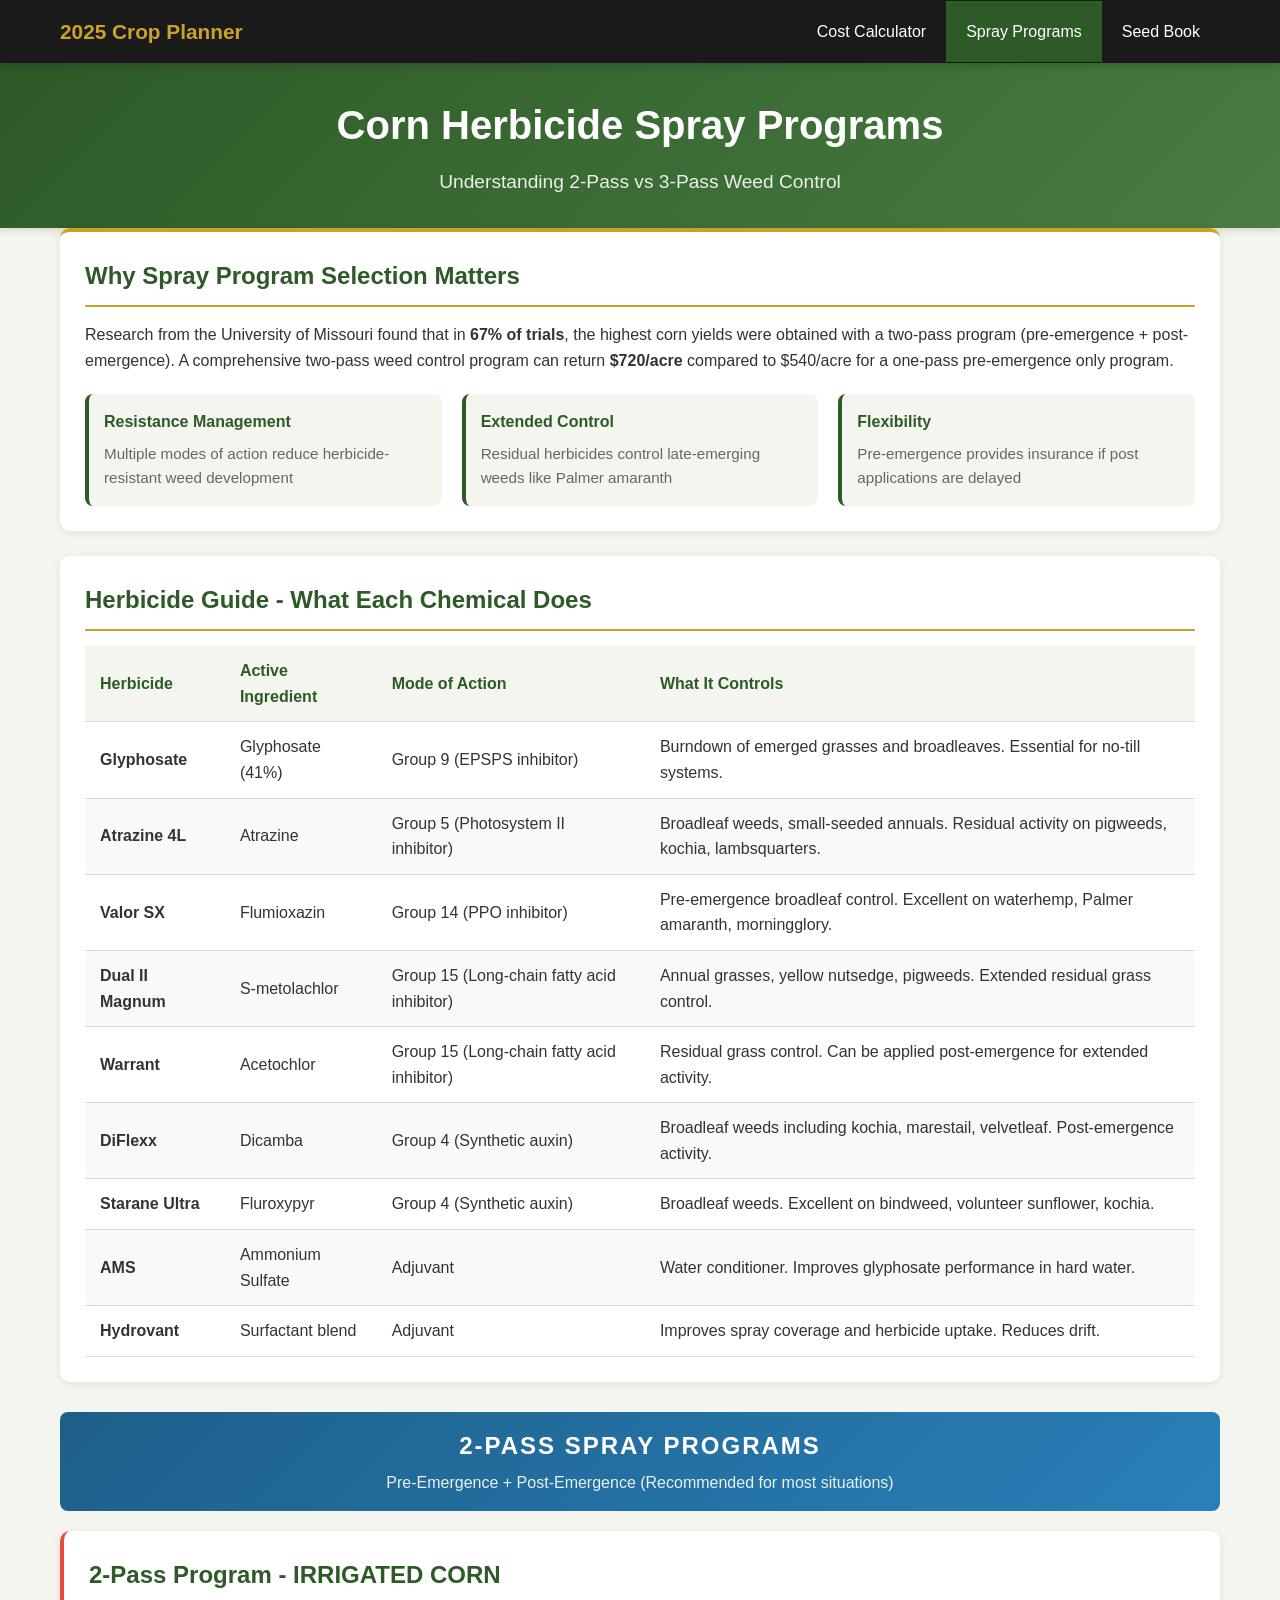
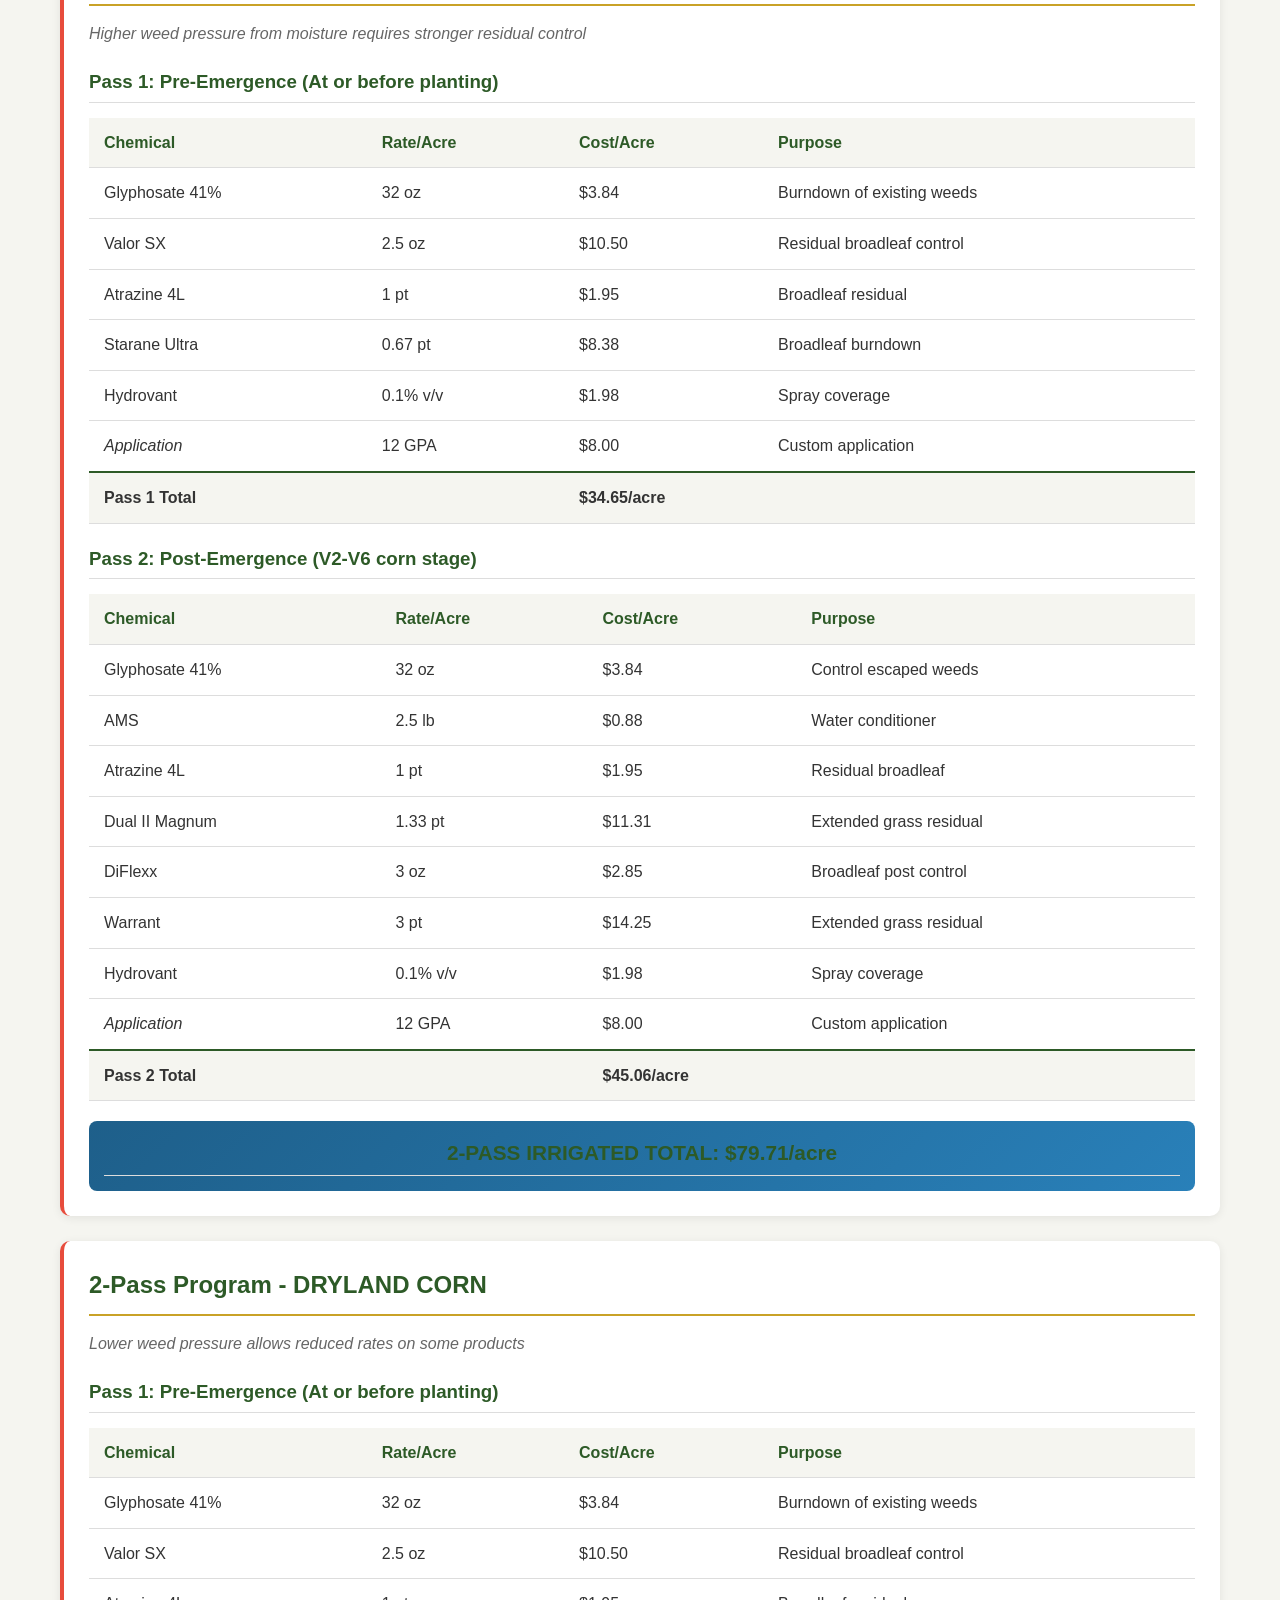
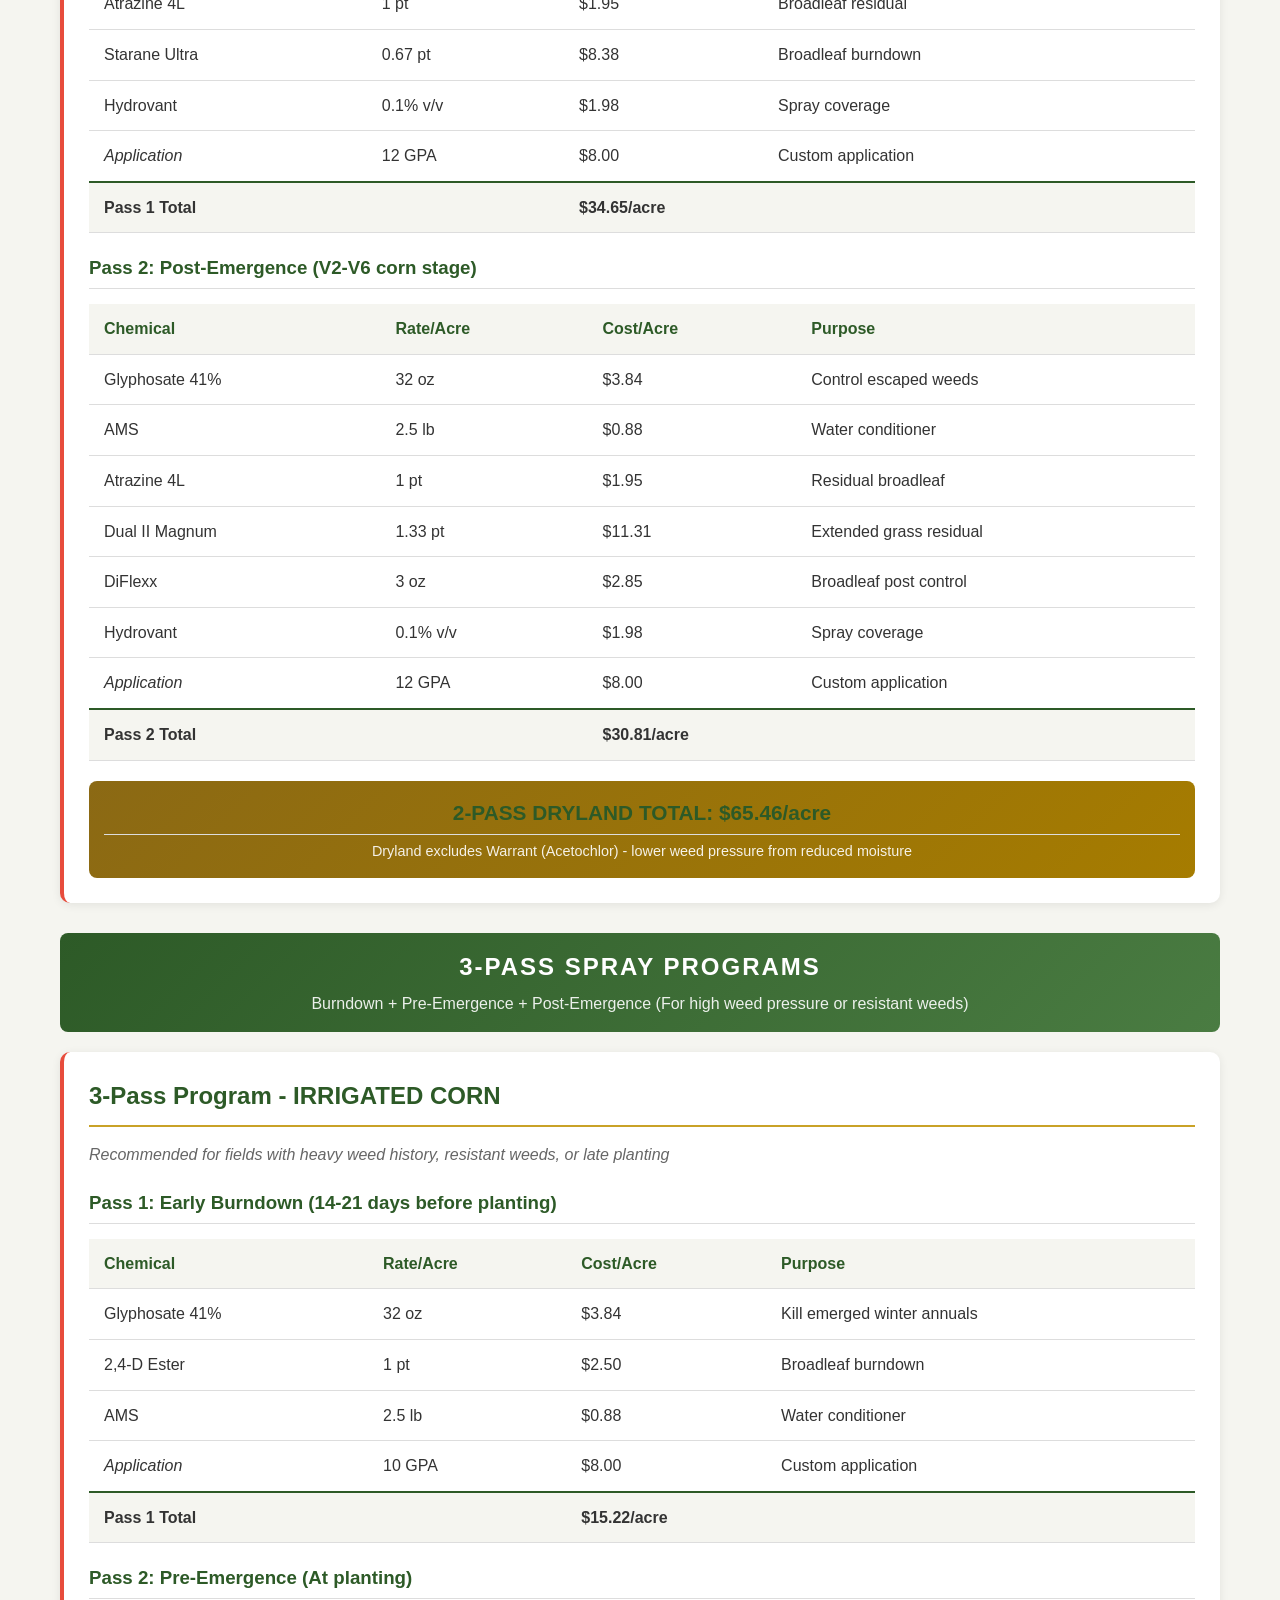
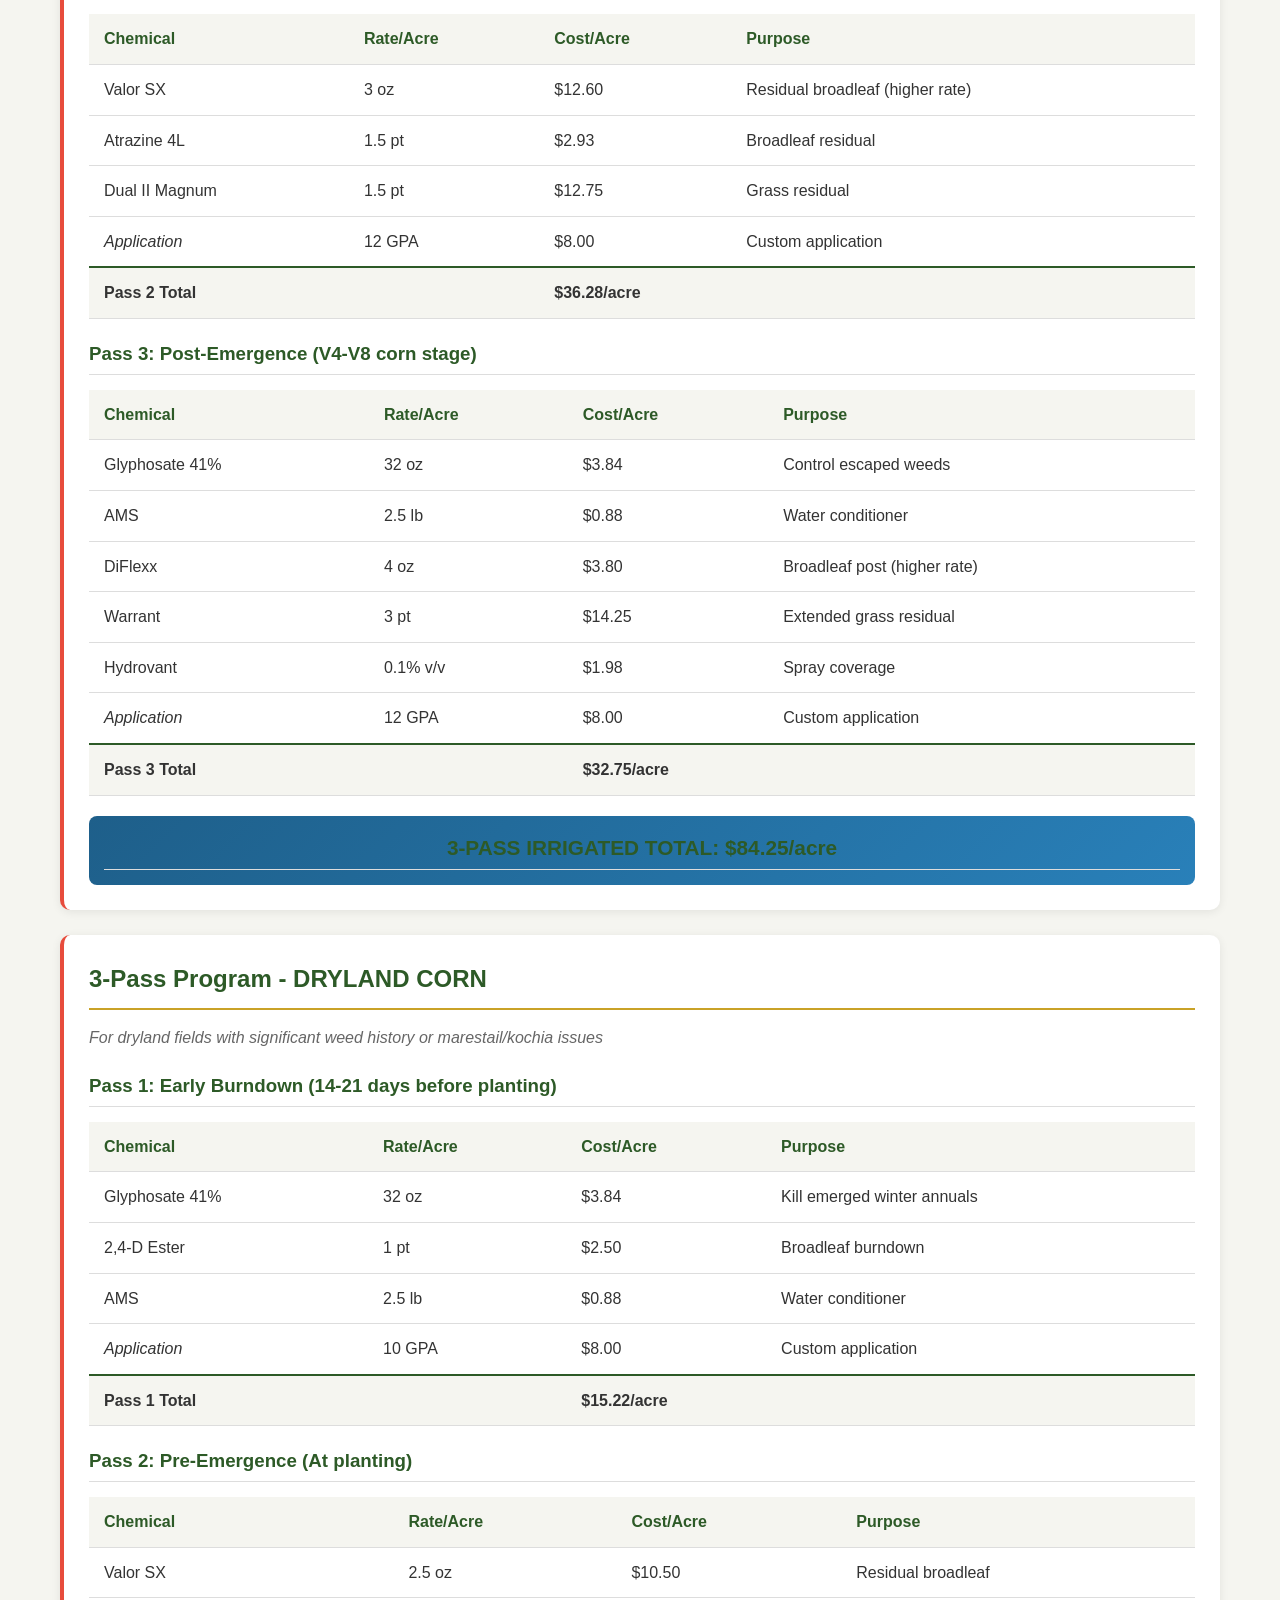
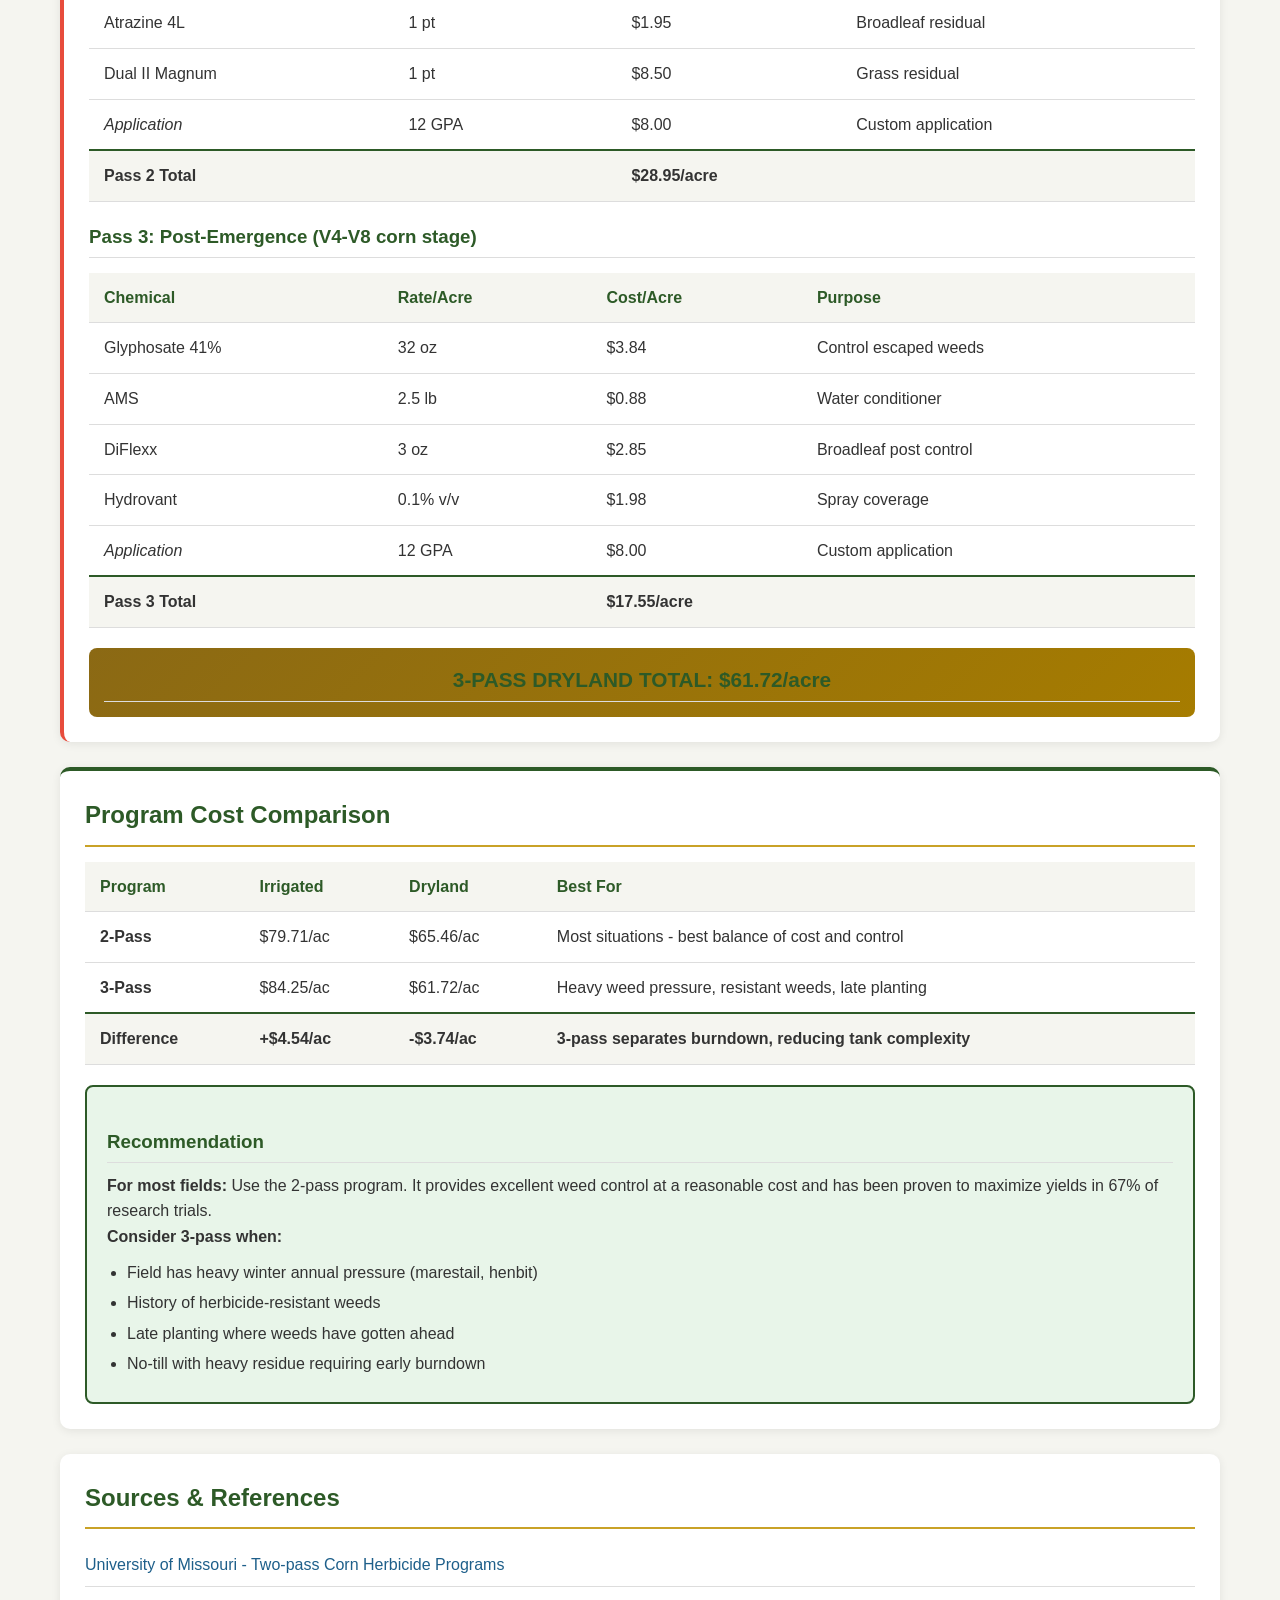
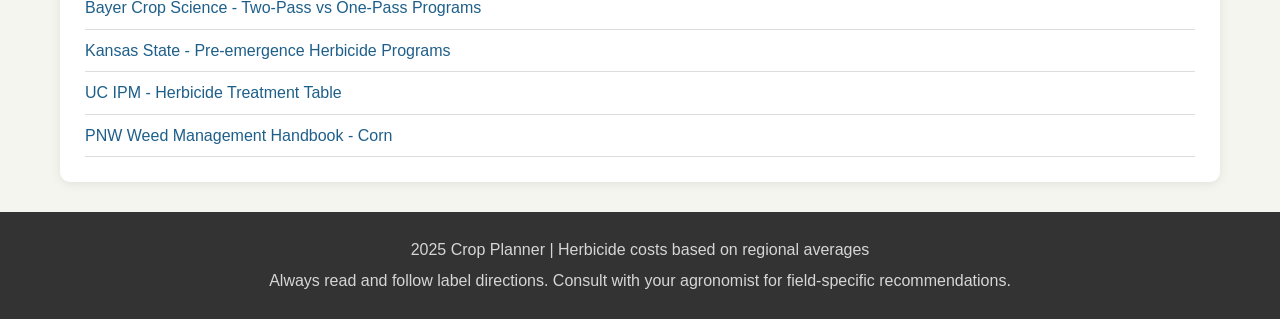
<file: spray-plans.html>
<!DOCTYPE html>
<html lang="en">
<head>
    <meta charset="UTF-8">
    <meta name="viewport" content="width=device-width, initial-scale=1.0">
    <title>Spray Programs - 2025 Crop Planner</title>
    <link rel="stylesheet" href="styles.css">
</head>
<body>
    <!-- Navigation Bar -->
    <nav class="main-nav">
        <div class="container nav-container">
            <a href="index.html" class="nav-brand">2025 Crop Planner</a>
            <ul class="nav-links">
                <li><a href="index.html">Cost Calculator</a></li>
                <li><a href="spray-plans.html" class="active">Spray Programs</a></li>
                <li><a href="seedbook.html">Seed Book</a></li>
            </ul>
        </div>
    </nav>

    <header>
        <div class="container">
            <h1>Corn Herbicide Spray Programs</h1>
            <p class="subtitle">Understanding 2-Pass vs 3-Pass Weed Control</p>
        </div>
    </header>

    <main class="container">
        <!-- Introduction -->
        <section class="card intro-card">
            <h2>Why Spray Program Selection Matters</h2>
            <p>Research from the University of Missouri found that in <strong>67% of trials</strong>, the highest corn yields were obtained with a two-pass program (pre-emergence + post-emergence). A comprehensive two-pass weed control program can return <strong>$720/acre</strong> compared to $540/acre for a one-pass pre-emergence only program.</p>

            <div class="key-points">
                <div class="point">
                    <h4>Resistance Management</h4>
                    <p>Multiple modes of action reduce herbicide-resistant weed development</p>
                </div>
                <div class="point">
                    <h4>Extended Control</h4>
                    <p>Residual herbicides control late-emerging weeds like Palmer amaranth</p>
                </div>
                <div class="point">
                    <h4>Flexibility</h4>
                    <p>Pre-emergence provides insurance if post applications are delayed</p>
                </div>
            </div>
        </section>

        <!-- Chemical Guide -->
        <section class="card">
            <h2>Herbicide Guide - What Each Chemical Does</h2>
            <table class="operations-table chemical-guide">
                <thead>
                    <tr>
                        <th>Herbicide</th>
                        <th>Active Ingredient</th>
                        <th>Mode of Action</th>
                        <th>What It Controls</th>
                    </tr>
                </thead>
                <tbody>
                    <tr>
                        <td><strong>Glyphosate</strong></td>
                        <td>Glyphosate (41%)</td>
                        <td>Group 9 (EPSPS inhibitor)</td>
                        <td>Burndown of emerged grasses and broadleaves. Essential for no-till systems.</td>
                    </tr>
                    <tr>
                        <td><strong>Atrazine 4L</strong></td>
                        <td>Atrazine</td>
                        <td>Group 5 (Photosystem II inhibitor)</td>
                        <td>Broadleaf weeds, small-seeded annuals. Residual activity on pigweeds, kochia, lambsquarters.</td>
                    </tr>
                    <tr>
                        <td><strong>Valor SX</strong></td>
                        <td>Flumioxazin</td>
                        <td>Group 14 (PPO inhibitor)</td>
                        <td>Pre-emergence broadleaf control. Excellent on waterhemp, Palmer amaranth, morningglory.</td>
                    </tr>
                    <tr>
                        <td><strong>Dual II Magnum</strong></td>
                        <td>S-metolachlor</td>
                        <td>Group 15 (Long-chain fatty acid inhibitor)</td>
                        <td>Annual grasses, yellow nutsedge, pigweeds. Extended residual grass control.</td>
                    </tr>
                    <tr>
                        <td><strong>Warrant</strong></td>
                        <td>Acetochlor</td>
                        <td>Group 15 (Long-chain fatty acid inhibitor)</td>
                        <td>Residual grass control. Can be applied post-emergence for extended activity.</td>
                    </tr>
                    <tr>
                        <td><strong>DiFlexx</strong></td>
                        <td>Dicamba</td>
                        <td>Group 4 (Synthetic auxin)</td>
                        <td>Broadleaf weeds including kochia, marestail, velvetleaf. Post-emergence activity.</td>
                    </tr>
                    <tr>
                        <td><strong>Starane Ultra</strong></td>
                        <td>Fluroxypyr</td>
                        <td>Group 4 (Synthetic auxin)</td>
                        <td>Broadleaf weeds. Excellent on bindweed, volunteer sunflower, kochia.</td>
                    </tr>
                    <tr>
                        <td><strong>AMS</strong></td>
                        <td>Ammonium Sulfate</td>
                        <td>Adjuvant</td>
                        <td>Water conditioner. Improves glyphosate performance in hard water.</td>
                    </tr>
                    <tr>
                        <td><strong>Hydrovant</strong></td>
                        <td>Surfactant blend</td>
                        <td>Adjuvant</td>
                        <td>Improves spray coverage and herbicide uptake. Reduces drift.</td>
                    </tr>
                </tbody>
            </table>
        </section>

        <!-- 2-Pass Programs Section Header -->
        <div class="section-header irrigated-header">
            <h2>2-PASS SPRAY PROGRAMS</h2>
            <p>Pre-Emergence + Post-Emergence (Recommended for most situations)</p>
        </div>

        <!-- 2-Pass Irrigated -->
        <section class="card expense-card irrigated-section">
            <h2>2-Pass Program - IRRIGATED CORN</h2>
            <p class="section-note">Higher weed pressure from moisture requires stronger residual control</p>

            <h3>Pass 1: Pre-Emergence (At or before planting)</h3>
            <table class="operations-table">
                <thead>
                    <tr>
                        <th>Chemical</th>
                        <th>Rate/Acre</th>
                        <th>Cost/Acre</th>
                        <th>Purpose</th>
                    </tr>
                </thead>
                <tbody>
                    <tr>
                        <td>Glyphosate 41%</td>
                        <td>32 oz</td>
                        <td>$3.84</td>
                        <td>Burndown of existing weeds</td>
                    </tr>
                    <tr>
                        <td>Valor SX</td>
                        <td>2.5 oz</td>
                        <td>$10.50</td>
                        <td>Residual broadleaf control</td>
                    </tr>
                    <tr>
                        <td>Atrazine 4L</td>
                        <td>1 pt</td>
                        <td>$1.95</td>
                        <td>Broadleaf residual</td>
                    </tr>
                    <tr>
                        <td>Starane Ultra</td>
                        <td>0.67 pt</td>
                        <td>$8.38</td>
                        <td>Broadleaf burndown</td>
                    </tr>
                    <tr>
                        <td>Hydrovant</td>
                        <td>0.1% v/v</td>
                        <td>$1.98</td>
                        <td>Spray coverage</td>
                    </tr>
                    <tr>
                        <td><em>Application</em></td>
                        <td>12 GPA</td>
                        <td>$8.00</td>
                        <td>Custom application</td>
                    </tr>
                </tbody>
                <tfoot>
                    <tr class="total-row">
                        <td colspan="2"><strong>Pass 1 Total</strong></td>
                        <td colspan="2"><strong>$34.65/acre</strong></td>
                    </tr>
                </tfoot>
            </table>

            <h3>Pass 2: Post-Emergence (V2-V6 corn stage)</h3>
            <table class="operations-table">
                <thead>
                    <tr>
                        <th>Chemical</th>
                        <th>Rate/Acre</th>
                        <th>Cost/Acre</th>
                        <th>Purpose</th>
                    </tr>
                </thead>
                <tbody>
                    <tr>
                        <td>Glyphosate 41%</td>
                        <td>32 oz</td>
                        <td>$3.84</td>
                        <td>Control escaped weeds</td>
                    </tr>
                    <tr>
                        <td>AMS</td>
                        <td>2.5 lb</td>
                        <td>$0.88</td>
                        <td>Water conditioner</td>
                    </tr>
                    <tr>
                        <td>Atrazine 4L</td>
                        <td>1 pt</td>
                        <td>$1.95</td>
                        <td>Residual broadleaf</td>
                    </tr>
                    <tr>
                        <td>Dual II Magnum</td>
                        <td>1.33 pt</td>
                        <td>$11.31</td>
                        <td>Extended grass residual</td>
                    </tr>
                    <tr>
                        <td>DiFlexx</td>
                        <td>3 oz</td>
                        <td>$2.85</td>
                        <td>Broadleaf post control</td>
                    </tr>
                    <tr>
                        <td>Warrant</td>
                        <td>3 pt</td>
                        <td>$14.25</td>
                        <td>Extended grass residual</td>
                    </tr>
                    <tr>
                        <td>Hydrovant</td>
                        <td>0.1% v/v</td>
                        <td>$1.98</td>
                        <td>Spray coverage</td>
                    </tr>
                    <tr>
                        <td><em>Application</em></td>
                        <td>12 GPA</td>
                        <td>$8.00</td>
                        <td>Custom application</td>
                    </tr>
                </tbody>
                <tfoot>
                    <tr class="total-row">
                        <td colspan="2"><strong>Pass 2 Total</strong></td>
                        <td colspan="2"><strong>$45.06/acre</strong></td>
                    </tr>
                </tfoot>
            </table>

            <div class="program-total irrigated-total">
                <h3>2-PASS IRRIGATED TOTAL: $79.71/acre</h3>
            </div>
        </section>

        <!-- 2-Pass Dryland -->
        <section class="card expense-card dryland-section">
            <h2>2-Pass Program - DRYLAND CORN</h2>
            <p class="section-note">Lower weed pressure allows reduced rates on some products</p>

            <h3>Pass 1: Pre-Emergence (At or before planting)</h3>
            <table class="operations-table">
                <thead>
                    <tr>
                        <th>Chemical</th>
                        <th>Rate/Acre</th>
                        <th>Cost/Acre</th>
                        <th>Purpose</th>
                    </tr>
                </thead>
                <tbody>
                    <tr>
                        <td>Glyphosate 41%</td>
                        <td>32 oz</td>
                        <td>$3.84</td>
                        <td>Burndown of existing weeds</td>
                    </tr>
                    <tr>
                        <td>Valor SX</td>
                        <td>2.5 oz</td>
                        <td>$10.50</td>
                        <td>Residual broadleaf control</td>
                    </tr>
                    <tr>
                        <td>Atrazine 4L</td>
                        <td>1 pt</td>
                        <td>$1.95</td>
                        <td>Broadleaf residual</td>
                    </tr>
                    <tr>
                        <td>Starane Ultra</td>
                        <td>0.67 pt</td>
                        <td>$8.38</td>
                        <td>Broadleaf burndown</td>
                    </tr>
                    <tr>
                        <td>Hydrovant</td>
                        <td>0.1% v/v</td>
                        <td>$1.98</td>
                        <td>Spray coverage</td>
                    </tr>
                    <tr>
                        <td><em>Application</em></td>
                        <td>12 GPA</td>
                        <td>$8.00</td>
                        <td>Custom application</td>
                    </tr>
                </tbody>
                <tfoot>
                    <tr class="total-row">
                        <td colspan="2"><strong>Pass 1 Total</strong></td>
                        <td colspan="2"><strong>$34.65/acre</strong></td>
                    </tr>
                </tfoot>
            </table>

            <h3>Pass 2: Post-Emergence (V2-V6 corn stage)</h3>
            <table class="operations-table">
                <thead>
                    <tr>
                        <th>Chemical</th>
                        <th>Rate/Acre</th>
                        <th>Cost/Acre</th>
                        <th>Purpose</th>
                    </tr>
                </thead>
                <tbody>
                    <tr>
                        <td>Glyphosate 41%</td>
                        <td>32 oz</td>
                        <td>$3.84</td>
                        <td>Control escaped weeds</td>
                    </tr>
                    <tr>
                        <td>AMS</td>
                        <td>2.5 lb</td>
                        <td>$0.88</td>
                        <td>Water conditioner</td>
                    </tr>
                    <tr>
                        <td>Atrazine 4L</td>
                        <td>1 pt</td>
                        <td>$1.95</td>
                        <td>Residual broadleaf</td>
                    </tr>
                    <tr>
                        <td>Dual II Magnum</td>
                        <td>1.33 pt</td>
                        <td>$11.31</td>
                        <td>Extended grass residual</td>
                    </tr>
                    <tr>
                        <td>DiFlexx</td>
                        <td>3 oz</td>
                        <td>$2.85</td>
                        <td>Broadleaf post control</td>
                    </tr>
                    <tr>
                        <td>Hydrovant</td>
                        <td>0.1% v/v</td>
                        <td>$1.98</td>
                        <td>Spray coverage</td>
                    </tr>
                    <tr>
                        <td><em>Application</em></td>
                        <td>12 GPA</td>
                        <td>$8.00</td>
                        <td>Custom application</td>
                    </tr>
                </tbody>
                <tfoot>
                    <tr class="total-row">
                        <td colspan="2"><strong>Pass 2 Total</strong></td>
                        <td colspan="2"><strong>$30.81/acre</strong></td>
                    </tr>
                </tfoot>
            </table>

            <div class="program-total dryland-total">
                <h3>2-PASS DRYLAND TOTAL: $65.46/acre</h3>
                <p>Dryland excludes Warrant (Acetochlor) - lower weed pressure from reduced moisture</p>
            </div>
        </section>

        <!-- 3-Pass Programs Section Header -->
        <div class="section-header combined-header">
            <h2>3-PASS SPRAY PROGRAMS</h2>
            <p>Burndown + Pre-Emergence + Post-Emergence (For high weed pressure or resistant weeds)</p>
        </div>

        <!-- 3-Pass Irrigated -->
        <section class="card expense-card irrigated-section">
            <h2>3-Pass Program - IRRIGATED CORN</h2>
            <p class="section-note">Recommended for fields with heavy weed history, resistant weeds, or late planting</p>

            <h3>Pass 1: Early Burndown (14-21 days before planting)</h3>
            <table class="operations-table">
                <thead>
                    <tr>
                        <th>Chemical</th>
                        <th>Rate/Acre</th>
                        <th>Cost/Acre</th>
                        <th>Purpose</th>
                    </tr>
                </thead>
                <tbody>
                    <tr>
                        <td>Glyphosate 41%</td>
                        <td>32 oz</td>
                        <td>$3.84</td>
                        <td>Kill emerged winter annuals</td>
                    </tr>
                    <tr>
                        <td>2,4-D Ester</td>
                        <td>1 pt</td>
                        <td>$2.50</td>
                        <td>Broadleaf burndown</td>
                    </tr>
                    <tr>
                        <td>AMS</td>
                        <td>2.5 lb</td>
                        <td>$0.88</td>
                        <td>Water conditioner</td>
                    </tr>
                    <tr>
                        <td><em>Application</em></td>
                        <td>10 GPA</td>
                        <td>$8.00</td>
                        <td>Custom application</td>
                    </tr>
                </tbody>
                <tfoot>
                    <tr class="total-row">
                        <td colspan="2"><strong>Pass 1 Total</strong></td>
                        <td colspan="2"><strong>$15.22/acre</strong></td>
                    </tr>
                </tfoot>
            </table>

            <h3>Pass 2: Pre-Emergence (At planting)</h3>
            <table class="operations-table">
                <thead>
                    <tr>
                        <th>Chemical</th>
                        <th>Rate/Acre</th>
                        <th>Cost/Acre</th>
                        <th>Purpose</th>
                    </tr>
                </thead>
                <tbody>
                    <tr>
                        <td>Valor SX</td>
                        <td>3 oz</td>
                        <td>$12.60</td>
                        <td>Residual broadleaf (higher rate)</td>
                    </tr>
                    <tr>
                        <td>Atrazine 4L</td>
                        <td>1.5 pt</td>
                        <td>$2.93</td>
                        <td>Broadleaf residual</td>
                    </tr>
                    <tr>
                        <td>Dual II Magnum</td>
                        <td>1.5 pt</td>
                        <td>$12.75</td>
                        <td>Grass residual</td>
                    </tr>
                    <tr>
                        <td><em>Application</em></td>
                        <td>12 GPA</td>
                        <td>$8.00</td>
                        <td>Custom application</td>
                    </tr>
                </tbody>
                <tfoot>
                    <tr class="total-row">
                        <td colspan="2"><strong>Pass 2 Total</strong></td>
                        <td colspan="2"><strong>$36.28/acre</strong></td>
                    </tr>
                </tfoot>
            </table>

            <h3>Pass 3: Post-Emergence (V4-V8 corn stage)</h3>
            <table class="operations-table">
                <thead>
                    <tr>
                        <th>Chemical</th>
                        <th>Rate/Acre</th>
                        <th>Cost/Acre</th>
                        <th>Purpose</th>
                    </tr>
                </thead>
                <tbody>
                    <tr>
                        <td>Glyphosate 41%</td>
                        <td>32 oz</td>
                        <td>$3.84</td>
                        <td>Control escaped weeds</td>
                    </tr>
                    <tr>
                        <td>AMS</td>
                        <td>2.5 lb</td>
                        <td>$0.88</td>
                        <td>Water conditioner</td>
                    </tr>
                    <tr>
                        <td>DiFlexx</td>
                        <td>4 oz</td>
                        <td>$3.80</td>
                        <td>Broadleaf post (higher rate)</td>
                    </tr>
                    <tr>
                        <td>Warrant</td>
                        <td>3 pt</td>
                        <td>$14.25</td>
                        <td>Extended grass residual</td>
                    </tr>
                    <tr>
                        <td>Hydrovant</td>
                        <td>0.1% v/v</td>
                        <td>$1.98</td>
                        <td>Spray coverage</td>
                    </tr>
                    <tr>
                        <td><em>Application</em></td>
                        <td>12 GPA</td>
                        <td>$8.00</td>
                        <td>Custom application</td>
                    </tr>
                </tbody>
                <tfoot>
                    <tr class="total-row">
                        <td colspan="2"><strong>Pass 3 Total</strong></td>
                        <td colspan="2"><strong>$32.75/acre</strong></td>
                    </tr>
                </tfoot>
            </table>

            <div class="program-total irrigated-total">
                <h3>3-PASS IRRIGATED TOTAL: $84.25/acre</h3>
            </div>
        </section>

        <!-- 3-Pass Dryland -->
        <section class="card expense-card dryland-section">
            <h2>3-Pass Program - DRYLAND CORN</h2>
            <p class="section-note">For dryland fields with significant weed history or marestail/kochia issues</p>

            <h3>Pass 1: Early Burndown (14-21 days before planting)</h3>
            <table class="operations-table">
                <thead>
                    <tr>
                        <th>Chemical</th>
                        <th>Rate/Acre</th>
                        <th>Cost/Acre</th>
                        <th>Purpose</th>
                    </tr>
                </thead>
                <tbody>
                    <tr>
                        <td>Glyphosate 41%</td>
                        <td>32 oz</td>
                        <td>$3.84</td>
                        <td>Kill emerged winter annuals</td>
                    </tr>
                    <tr>
                        <td>2,4-D Ester</td>
                        <td>1 pt</td>
                        <td>$2.50</td>
                        <td>Broadleaf burndown</td>
                    </tr>
                    <tr>
                        <td>AMS</td>
                        <td>2.5 lb</td>
                        <td>$0.88</td>
                        <td>Water conditioner</td>
                    </tr>
                    <tr>
                        <td><em>Application</em></td>
                        <td>10 GPA</td>
                        <td>$8.00</td>
                        <td>Custom application</td>
                    </tr>
                </tbody>
                <tfoot>
                    <tr class="total-row">
                        <td colspan="2"><strong>Pass 1 Total</strong></td>
                        <td colspan="2"><strong>$15.22/acre</strong></td>
                    </tr>
                </tfoot>
            </table>

            <h3>Pass 2: Pre-Emergence (At planting)</h3>
            <table class="operations-table">
                <thead>
                    <tr>
                        <th>Chemical</th>
                        <th>Rate/Acre</th>
                        <th>Cost/Acre</th>
                        <th>Purpose</th>
                    </tr>
                </thead>
                <tbody>
                    <tr>
                        <td>Valor SX</td>
                        <td>2.5 oz</td>
                        <td>$10.50</td>
                        <td>Residual broadleaf</td>
                    </tr>
                    <tr>
                        <td>Atrazine 4L</td>
                        <td>1 pt</td>
                        <td>$1.95</td>
                        <td>Broadleaf residual</td>
                    </tr>
                    <tr>
                        <td>Dual II Magnum</td>
                        <td>1 pt</td>
                        <td>$8.50</td>
                        <td>Grass residual</td>
                    </tr>
                    <tr>
                        <td><em>Application</em></td>
                        <td>12 GPA</td>
                        <td>$8.00</td>
                        <td>Custom application</td>
                    </tr>
                </tbody>
                <tfoot>
                    <tr class="total-row">
                        <td colspan="2"><strong>Pass 2 Total</strong></td>
                        <td colspan="2"><strong>$28.95/acre</strong></td>
                    </tr>
                </tfoot>
            </table>

            <h3>Pass 3: Post-Emergence (V4-V8 corn stage)</h3>
            <table class="operations-table">
                <thead>
                    <tr>
                        <th>Chemical</th>
                        <th>Rate/Acre</th>
                        <th>Cost/Acre</th>
                        <th>Purpose</th>
                    </tr>
                </thead>
                <tbody>
                    <tr>
                        <td>Glyphosate 41%</td>
                        <td>32 oz</td>
                        <td>$3.84</td>
                        <td>Control escaped weeds</td>
                    </tr>
                    <tr>
                        <td>AMS</td>
                        <td>2.5 lb</td>
                        <td>$0.88</td>
                        <td>Water conditioner</td>
                    </tr>
                    <tr>
                        <td>DiFlexx</td>
                        <td>3 oz</td>
                        <td>$2.85</td>
                        <td>Broadleaf post control</td>
                    </tr>
                    <tr>
                        <td>Hydrovant</td>
                        <td>0.1% v/v</td>
                        <td>$1.98</td>
                        <td>Spray coverage</td>
                    </tr>
                    <tr>
                        <td><em>Application</em></td>
                        <td>12 GPA</td>
                        <td>$8.00</td>
                        <td>Custom application</td>
                    </tr>
                </tbody>
                <tfoot>
                    <tr class="total-row">
                        <td colspan="2"><strong>Pass 3 Total</strong></td>
                        <td colspan="2"><strong>$17.55/acre</strong></td>
                    </tr>
                </tfoot>
            </table>

            <div class="program-total dryland-total">
                <h3>3-PASS DRYLAND TOTAL: $61.72/acre</h3>
            </div>
        </section>

        <!-- Cost Comparison -->
        <section class="card comparison-card">
            <h2>Program Cost Comparison</h2>
            <table class="totals-table">
                <thead>
                    <tr>
                        <th>Program</th>
                        <th>Irrigated</th>
                        <th>Dryland</th>
                        <th>Best For</th>
                    </tr>
                </thead>
                <tbody>
                    <tr>
                        <td><strong>2-Pass</strong></td>
                        <td>$79.71/ac</td>
                        <td>$65.46/ac</td>
                        <td>Most situations - best balance of cost and control</td>
                    </tr>
                    <tr>
                        <td><strong>3-Pass</strong></td>
                        <td>$84.25/ac</td>
                        <td>$61.72/ac</td>
                        <td>Heavy weed pressure, resistant weeds, late planting</td>
                    </tr>
                </tbody>
                <tfoot>
                    <tr class="total-row">
                        <td><strong>Difference</strong></td>
                        <td>+$4.54/ac</td>
                        <td>-$3.74/ac</td>
                        <td>3-pass separates burndown, reducing tank complexity</td>
                    </tr>
                </tfoot>
            </table>

            <div class="recommendation-box">
                <h3>Recommendation</h3>
                <p><strong>For most fields:</strong> Use the 2-pass program. It provides excellent weed control at a reasonable cost and has been proven to maximize yields in 67% of research trials.</p>
                <p><strong>Consider 3-pass when:</strong></p>
                <ul>
                    <li>Field has heavy winter annual pressure (marestail, henbit)</li>
                    <li>History of herbicide-resistant weeds</li>
                    <li>Late planting where weeds have gotten ahead</li>
                    <li>No-till with heavy residue requiring early burndown</li>
                </ul>
            </div>
        </section>

        <!-- Sources -->
        <section class="card">
            <h2>Sources & References</h2>
            <ul class="sources-list">
                <li><a href="https://ipm.missouri.edu/cropPest/2014/3/Two-pass-Corn-Herbicide-Programs-are-Almost-Always-the-Best/" target="_blank">University of Missouri - Two-pass Corn Herbicide Programs</a></li>
                <li><a href="https://www.cropscience.bayer.us/articles/bayer/two-pass-versus-one-pass-weed-control-programs-corn" target="_blank">Bayer Crop Science - Two-Pass vs One-Pass Programs</a></li>
                <li><a href="https://eupdate.agronomy.ksu.edu/article_new/pre-emergence-herbicide-programs-for-corn-329" target="_blank">Kansas State - Pre-emergence Herbicide Programs</a></li>
                <li><a href="https://ipm.ucanr.edu/agriculture/corn/herbicide-treatment-table/" target="_blank">UC IPM - Herbicide Treatment Table</a></li>
                <li><a href="https://pnwhandbooks.org/sites/pnwhandbooks/files/weed/chapterpdf/corn.pdf" target="_blank">PNW Weed Management Handbook - Corn</a></li>
            </ul>
        </section>
    </main>

    <footer>
        <div class="container">
            <p>2025 Crop Planner | Herbicide costs based on regional averages</p>
            <p>Always read and follow label directions. Consult with your agronomist for field-specific recommendations.</p>
        </div>
    </footer>
</body>
</html>
</file>
<file: styles.css>
/* 2025 Crop Planner Styles */

/* Navigation Bar */
.main-nav {
    background: #1a1a1a;
    padding: 0;
    position: sticky;
    top: 0;
    z-index: 1000;
    box-shadow: 0 2px 10px rgba(0,0,0,0.2);
}

.nav-container {
    display: flex;
    justify-content: space-between;
    align-items: center;
    padding: 0 20px;
}

.nav-brand {
    color: #c9a227;
    font-size: 1.3rem;
    font-weight: bold;
    text-decoration: none;
    padding: 15px 0;
}

.nav-links {
    list-style: none;
    display: flex;
    margin: 0;
    padding: 0;
}

.nav-links li {
    margin: 0;
}

.nav-links a {
    color: #fff;
    text-decoration: none;
    padding: 18px 20px;
    display: block;
    transition: background 0.2s, color 0.2s;
    font-weight: 500;
}

.nav-links a:hover {
    background: #333;
    color: #c9a227;
}

.nav-links a.active {
    background: #2d5a27;
    color: #fff;
}

:root {
    --primary-green: #2d5a27;
    --light-green: #4a7c42;
    --accent-gold: #c9a227;
    --irrigated-blue: #1e5f8a;
    --dryland-brown: #8b6914;
    --bg-light: #f5f5f0;
    --bg-white: #ffffff;
    --text-dark: #333333;
    --text-light: #666666;
    --border-color: #ddd;
    --success-green: #28a745;
    --warning-red: #dc3545;
}

* {
    margin: 0;
    padding: 0;
    box-sizing: border-box;
}

body {
    font-family: 'Segoe UI', Tahoma, Geneva, Verdana, sans-serif;
    background-color: var(--bg-light);
    color: var(--text-dark);
    line-height: 1.6;
}

.container {
    max-width: 1200px;
    margin: 0 auto;
    padding: 0 20px;
}

/* Disclaimer Note */
.disclaimer-note {
    background: #fff8e6;
    border-left: 4px solid var(--accent-gold);
    padding: 12px 18px;
    margin: 20px 0;
    border-radius: 0 8px 8px 0;
    font-size: 0.95em;
    color: #6b5900;
}

/* Header */
header {
    background: linear-gradient(135deg, var(--primary-green), var(--light-green));
    color: white;
    padding: 30px 0;
    text-align: center;
    box-shadow: 0 4px 6px rgba(0,0,0,0.1);
}

header h1 {
    font-size: 2.5rem;
    margin-bottom: 10px;
}

header .subtitle {
    font-size: 1.2rem;
    opacity: 0.9;
}

/* Main Content */
main {
    padding: 30px 0;
}

/* Cards */
.card {
    background: var(--bg-white);
    border-radius: 10px;
    padding: 25px;
    margin-bottom: 25px;
    box-shadow: 0 2px 10px rgba(0,0,0,0.08);
}

.card h2 {
    color: var(--primary-green);
    margin-bottom: 15px;
    padding-bottom: 10px;
    border-bottom: 2px solid var(--accent-gold);
}

.section-note {
    color: var(--text-light);
    font-style: italic;
    margin-bottom: 15px;
}

/* Summary Cards */
.summary-cards {
    display: grid;
    grid-template-columns: repeat(auto-fit, minmax(250px, 1fr));
    gap: 20px;
    margin-bottom: 25px;
}

.summary-card {
    text-align: center;
    border-top: 4px solid var(--accent-gold);
}

.summary-card h3 {
    color: var(--text-light);
    font-size: 1rem;
    text-transform: uppercase;
    letter-spacing: 1px;
}

.big-number {
    font-size: 2.5rem;
    font-weight: bold;
    color: var(--primary-green);
    margin: 10px 0;
}

.summary-card p {
    color: var(--text-light);
    font-size: 0.9rem;
}

/* Crop Configuration */
.crop-grid {
    display: grid;
    grid-template-columns: repeat(auto-fit, minmax(300px, 1fr));
    gap: 25px;
}

.crop-item {
    padding: 20px;
    border-radius: 8px;
    border: 2px solid;
}

.crop-item.irrigated {
    border-color: var(--irrigated-blue);
    background: rgba(30, 95, 138, 0.05);
}

.crop-item.dryland {
    border-color: var(--dryland-brown);
    background: rgba(139, 105, 20, 0.05);
}

.crop-item h3 {
    margin-bottom: 15px;
}

.crop-item.irrigated h3 {
    color: var(--irrigated-blue);
}

.crop-item.dryland h3 {
    color: var(--dryland-brown);
}

.crop-stats p {
    margin: 8px 0;
    display: flex;
    justify-content: space-between;
}

.crop-stats span {
    font-weight: bold;
}

/* Configuration Card */
.config-card {
    background: var(--bg-white);
    border-top: 4px solid var(--accent-gold);
}

.config-grid {
    display: grid;
    grid-template-columns: repeat(auto-fit, minmax(200px, 1fr));
    gap: 20px;
    margin-top: 15px;
}

.config-item label {
    display: block;
    margin-bottom: 5px;
    font-weight: 500;
    color: var(--text-light);
}

.config-item input {
    width: 100%;
    padding: 10px;
    border: 2px solid var(--border-color);
    border-radius: 5px;
    font-size: 1.1rem;
    font-weight: bold;
    text-align: center;
}

.config-item input:focus {
    border-color: var(--primary-green);
    outline: none;
}

/* Highlight corn price input */
.config-item.price-input input {
    border-color: var(--accent-gold);
    background: #fffbf0;
}

.config-item.price-input label {
    color: var(--primary-green);
    font-weight: 600;
}

/* Summary Grid */
.summary-grid {
    display: grid;
    grid-template-columns: repeat(auto-fit, minmax(180px, 1fr));
    gap: 15px;
    margin-bottom: 20px;
}

.summary-item {
    display: flex;
    justify-content: space-between;
    padding: 12px 15px;
    background: var(--bg-light);
    border-radius: 5px;
}

.summary-item span:first-child {
    color: var(--text-light);
}

.summary-item span:last-child {
    font-weight: bold;
    color: var(--text-dark);
}

/* Input Groups */
.input-group {
    margin-bottom: 15px;
}

.input-group label {
    display: block;
    margin-bottom: 5px;
    font-weight: 500;
}

.input-group input {
    width: 100%;
    padding: 10px;
    border: 1px solid var(--border-color);
    border-radius: 5px;
    font-size: 1rem;
}

.input-group.inline {
    display: flex;
    align-items: center;
    gap: 15px;
    margin-bottom: 20px;
}

.input-group.inline label {
    margin-bottom: 0;
}

.input-group.inline input {
    width: 120px;
}

/* Tables */
.operations-table {
    width: 100%;
    border-collapse: collapse;
    margin-top: 15px;
}

.operations-table th,
.operations-table td {
    padding: 12px 15px;
    text-align: left;
    border-bottom: 1px solid var(--border-color);
}

.operations-table th {
    background: var(--bg-light);
    font-weight: 600;
    color: var(--primary-green);
}

.operations-table tbody tr:hover {
    background: rgba(45, 90, 39, 0.03);
}

.operations-table .total-row {
    background: var(--bg-light);
    font-weight: bold;
}

.operations-table .total-row td {
    border-top: 2px solid var(--primary-green);
}

.operations-table .cost-per-acre-row {
    background: #e8f4e8;
    font-weight: bold;
}

.operations-table .cost-per-acre-row td {
    text-align: center;
    padding: 12px;
    font-size: 1.05em;
    color: var(--primary-green);
}

.operations-table .program-header {
    background: var(--bg-light);
}

.operations-table .program-header td {
    padding: 8px 12px;
    font-size: 0.95em;
    color: var(--text-light);
    border-bottom: 1px solid var(--border-color);
}

/* Breakdown Grid */
.breakdown-grid {
    display: grid;
    grid-template-columns: repeat(auto-fit, minmax(200px, 1fr));
    gap: 20px;
    margin-bottom: 25px;
}

.breakdown-item {
    text-align: center;
    padding: 15px;
    background: var(--bg-light);
    border-radius: 8px;
}

.breakdown-item h4 {
    color: var(--text-light);
    font-size: 0.9rem;
    margin-bottom: 8px;
}

.breakdown-value {
    font-size: 1.5rem;
    font-weight: bold;
    color: var(--primary-green);
}

/* Grand Total */
.grand-total {
    text-align: center;
    padding: 20px;
    background: linear-gradient(135deg, var(--primary-green), var(--light-green));
    color: white;
    border-radius: 8px;
}

.grand-total h3 {
    font-size: 1.8rem;
}

.grand-total span {
    color: var(--accent-gold);
}

.grand-total p {
    margin-top: 10px;
    opacity: 0.9;
}

/* Profit Grid */
.profit-grid {
    display: grid;
    grid-template-columns: repeat(auto-fit, minmax(250px, 1fr));
    gap: 20px;
    margin-top: 20px;
}

.profit-item {
    padding: 20px;
    border-radius: 8px;
    border: 2px solid;
}

.profit-item.irrigated {
    border-color: var(--irrigated-blue);
    background: rgba(30, 95, 138, 0.05);
}

.profit-item.dryland {
    border-color: var(--dryland-brown);
    background: rgba(139, 105, 20, 0.05);
}

.profit-item.total {
    border-color: var(--success-green);
    background: rgba(40, 167, 69, 0.05);
}

.profit-item h4 {
    margin-bottom: 15px;
    padding-bottom: 10px;
    border-bottom: 1px solid var(--border-color);
}

.profit-item p {
    display: flex;
    justify-content: space-between;
    margin: 8px 0;
}

.profit-item span {
    font-weight: bold;
}

/* Section Headers */
.section-header {
    padding: 15px 25px;
    margin: 30px 0 20px 0;
    border-radius: 8px;
    text-align: center;
}

.section-header h2 {
    margin: 0;
    font-size: 1.5rem;
    letter-spacing: 2px;
}

.expense-header {
    background: linear-gradient(135deg, #c0392b, #e74c3c);
    color: white;
}

.profit-header {
    background: linear-gradient(135deg, #27ae60, #2ecc71);
    color: white;
}

.irrigated-header {
    background: linear-gradient(135deg, var(--irrigated-blue), #2980b9);
    color: white;
}

.irrigated-header p {
    margin-top: 5px;
    opacity: 0.9;
}

.dryland-header {
    background: linear-gradient(135deg, var(--dryland-brown), #a67c00);
    color: white;
}

.dryland-header p {
    margin-top: 5px;
    opacity: 0.9;
}

.combined-header {
    background: linear-gradient(135deg, var(--primary-green), var(--light-green));
    color: white;
}

.combined-header p {
    margin-top: 5px;
    opacity: 0.9;
}

/* Irrigated Section Cards */
.irrigated-section {
    border-left: 4px solid var(--irrigated-blue);
}

.irrigated-summary {
    border: 2px solid var(--irrigated-blue);
}

.irrigated-total {
    background: linear-gradient(135deg, var(--irrigated-blue), #2980b9) !important;
}

/* Dryland Section Cards */
.dryland-section {
    border-left: 4px solid var(--dryland-brown);
}

.dryland-summary {
    border: 2px solid var(--dryland-brown);
}

.dryland-total {
    background: linear-gradient(135deg, var(--dryland-brown), #a67c00) !important;
}

/* Combined Section */
.combined-summary {
    border: 2px solid var(--primary-green);
}

/* Totals Table */
.totals-table {
    width: 100%;
    border-collapse: collapse;
    margin-top: 15px;
}

.totals-table th,
.totals-table td {
    padding: 12px 15px;
    text-align: left;
    border-bottom: 1px solid var(--border-color);
}

.totals-table th {
    background: var(--bg-light);
    font-weight: 600;
    color: var(--primary-green);
}

.totals-table .total-row {
    background: var(--bg-light);
    font-weight: bold;
}

.totals-table .total-row td {
    border-top: 2px solid var(--primary-green);
}

/* Expense Cards */
.expense-card {
    border-left: 4px solid #e74c3c;
}

.expense-summary {
    border: 2px solid #e74c3c;
}

.expense-total {
    background: linear-gradient(135deg, #c0392b, #e74c3c) !important;
}

/* Profit Cards */
.profit-card {
    border-left: 4px solid #27ae60;
}

/* Profit Table Rows */
.profit-table .revenue-row {
    background: rgba(39, 174, 96, 0.1);
}

.profit-table .revenue-row td {
    color: #27ae60;
    font-weight: bold;
}

.profit-table .expense-row {
    background: rgba(231, 76, 60, 0.1);
}

.profit-table .expense-row td {
    color: #c0392b;
    font-weight: bold;
}

.profit-table .profit-row {
    background: rgba(52, 152, 219, 0.15);
    font-size: 1.1rem;
}

.profit-table .profit-row td {
    font-weight: bold;
    padding: 15px;
}

/* Profit Summary Box */
.profit-summary {
    margin-top: 25px;
    text-align: center;
}

.profit-box {
    display: inline-block;
    padding: 25px 50px;
    border-radius: 10px;
    min-width: 300px;
}

.profit-box.positive {
    background: linear-gradient(135deg, #27ae60, #2ecc71);
    color: white;
}

.profit-box.negative {
    background: linear-gradient(135deg, #c0392b, #e74c3c);
    color: white;
}

.profit-box h3 {
    font-size: 1rem;
    text-transform: uppercase;
    letter-spacing: 2px;
    margin-bottom: 10px;
    opacity: 0.9;
}

.profit-amount {
    font-size: 2.5rem;
    font-weight: bold;
}

.profit-box p {
    margin-top: 10px;
    opacity: 0.9;
}

/* Price Adjuster at Bottom */
.price-adjuster-bottom {
    margin-top: 25px;
    padding: 20px;
    background: #f8f9fa;
    border-radius: 8px;
    display: flex;
    align-items: center;
    justify-content: center;
    gap: 15px;
    flex-wrap: wrap;
}

.price-adjuster-bottom label {
    font-weight: 600;
    color: var(--text-primary);
}

.price-adjuster-bottom .dollar-input {
    background: white;
}

.price-adjuster-bottom .dollar-input input {
    width: 70px;
    font-size: 1.1rem;
    font-weight: 600;
}

.price-adjuster-bottom .price-unit {
    color: #666;
    font-style: italic;
}

/* Yield Adjusters at Bottom */
.yield-adjusters-bottom {
    margin-top: 15px;
    padding: 20px;
    background: #f0f7f0;
    border-radius: 8px;
    display: flex;
    align-items: center;
    justify-content: center;
    gap: 40px;
    flex-wrap: wrap;
}

.yield-adjuster {
    display: flex;
    align-items: center;
    gap: 10px;
}

.yield-adjuster label {
    font-weight: 600;
    color: var(--text-dark);
}

.yield-adjuster input {
    width: 70px;
    padding: 8px 10px;
    border: 2px solid var(--primary-green);
    border-radius: 6px;
    font-size: 1.1rem;
    font-weight: 600;
    text-align: center;
}

.yield-adjuster input:focus {
    outline: none;
    border-color: var(--accent-gold);
    box-shadow: 0 0 0 3px rgba(201, 162, 39, 0.2);
}

.yield-adjuster .yield-unit {
    color: #666;
    font-style: italic;
}

/* Summary Card Expense Style */
.summary-card.expense {
    border-top-color: #e74c3c;
}

.summary-card.expense .big-number {
    color: #c0392b;
}

/* Corn Price Chart */
.corn-price-chart {
    margin-top: 25px;
    padding: 20px;
    background: white;
    border: 1px solid #e0e0e0;
    border-radius: 8px;
}

.corn-price-chart h3 {
    text-align: center;
    color: var(--text-primary);
    font-size: 1rem;
    margin-bottom: 15px;
}

.price-chart-svg {
    width: 100%;
    height: auto;
    max-height: 200px;
}

.chart-note {
    text-align: center;
    font-size: 0.85rem;
    color: #666;
    margin-top: 10px;
    font-style: italic;
}

/* Lease Section Header */
.lease-header {
    background: linear-gradient(135deg, #34495e, #2c3e50);
}

/* Lease Cards */
.lease-card {
    border-top: 4px solid var(--primary-green);
}

.lease-grid {
    display: grid;
    grid-template-columns: repeat(auto-fit, minmax(200px, 1fr));
    gap: 20px;
    margin-bottom: 20px;
}

.lease-item {
    background: #f8f9fa;
    padding: 20px;
    border-radius: 8px;
    border-left: 4px solid var(--irrigated-blue);
}

.lease-item:nth-child(2) {
    border-left-color: var(--dryland-gold);
}

.lease-item.combined {
    border-left-color: var(--primary-green);
    background: linear-gradient(135deg, #f0fff0, #e8f5e9);
}

.lease-item h4 {
    color: var(--text-primary);
    margin: 0 0 15px 0;
    font-size: 1rem;
}

.lease-details {
    display: flex;
    flex-direction: column;
    gap: 8px;
}

.lease-row {
    display: flex;
    justify-content: space-between;
    font-size: 0.9rem;
}

.lease-row.total {
    padding-top: 10px;
    margin-top: 5px;
    border-top: 1px solid #ddd;
    font-size: 1rem;
}

.lease-row.total strong {
    color: var(--primary-green);
}

.lease-terms {
    background: #f8f9fa;
    padding: 20px;
    border-radius: 8px;
    margin-top: 20px;
}

.lease-terms h4 {
    margin: 0 0 10px 0;
    color: var(--text-primary);
}

.lease-terms ul {
    margin: 0;
    padding-left: 20px;
}

.lease-terms li {
    margin: 8px 0;
    color: #555;
}

/* Flex Lease Card */
.flex-lease-card {
    border-top-color: var(--accent-gold);
}

.flex-description {
    color: #555;
    font-size: 0.95rem;
    margin-bottom: 20px;
    padding: 15px;
    background: #fffbf0;
    border-left: 4px solid var(--accent-gold);
    border-radius: 0 8px 8px 0;
}

.flex-inputs {
    background: #f8f9fa;
    padding: 20px;
    border-radius: 8px;
    margin-bottom: 20px;
}

.flex-inputs h4 {
    margin: 0 0 15px 0;
    color: var(--text-primary);
}

.flex-input-grid {
    display: grid;
    grid-template-columns: repeat(auto-fit, minmax(200px, 1fr));
    gap: 20px;
}

.flex-input-item {
    display: flex;
    flex-direction: column;
    gap: 5px;
}

.flex-input-item label {
    font-weight: 500;
    font-size: 0.9rem;
    color: #555;
}

.input-with-unit {
    display: flex;
    align-items: center;
    gap: 5px;
}

.input-with-unit input {
    width: 80px;
    padding: 8px;
    border: 2px solid var(--primary-green);
    border-radius: 4px;
    font-size: 1rem;
    text-align: right;
}

.input-with-unit span {
    font-weight: 500;
    color: #666;
}

/* Flex Table */
.flex-calculation {
    margin-bottom: 20px;
}

.flex-calculation h4 {
    margin: 0 0 15px 0;
    color: var(--text-primary);
}

.flex-table {
    width: 100%;
    border-collapse: collapse;
}

.flex-table th,
.flex-table td {
    padding: 12px 15px;
    text-align: right;
    border-bottom: 1px solid #e0e0e0;
}

.flex-table th:first-child,
.flex-table td:first-child {
    text-align: left;
}

.flex-table th {
    background: var(--bg-light);
    font-weight: 600;
}

.flex-table th:nth-child(2) {
    color: var(--irrigated-blue);
}

.flex-table th:nth-child(3) {
    color: var(--dryland-gold);
}

.flex-table th:nth-child(4) {
    color: var(--primary-green);
}

.flex-table .subtotal-row {
    background: #f8f9fa;
}

.flex-table .profit-row {
    background: #fffbf0;
}

.flex-table .total-row {
    background: linear-gradient(135deg, #e8f5e9, #f0fff0);
    font-weight: 600;
}

.flex-table .total-row td {
    border-top: 2px solid var(--primary-green);
}

/* Flex Comparison */
.flex-comparison {
    margin-bottom: 20px;
}

.flex-comparison h4 {
    margin: 0 0 15px 0;
    color: var(--text-primary);
}

.comparison-boxes {
    display: grid;
    grid-template-columns: repeat(auto-fit, minmax(180px, 1fr));
    gap: 15px;
}

.comp-box {
    padding: 20px;
    border-radius: 8px;
    text-align: center;
}

.comp-box h5 {
    margin: 0 0 15px 0;
    font-size: 0.9rem;
    text-transform: uppercase;
    letter-spacing: 1px;
}

.comp-box.cash-rent {
    background: linear-gradient(135deg, #f5f5f5, #e8e8e8);
    border: 2px solid #ccc;
}

.comp-box.cash-rent h5 {
    color: #555;
}

.comp-box.flex-rent {
    background: linear-gradient(135deg, #e8f5e9, #c8e6c9);
    border: 2px solid var(--primary-green);
}

.comp-box.flex-rent h5 {
    color: var(--primary-green);
}

.comp-box.difference-box {
    background: linear-gradient(135deg, #fffbf0, #fff3e0);
    border: 2px solid var(--accent-gold);
}

.comp-box.difference-box h5 {
    color: #8d6e00;
}

.comp-detail {
    display: flex;
    justify-content: space-between;
    margin: 8px 0;
    font-size: 0.9rem;
}

.comp-detail strong {
    color: var(--text-primary);
}

/* Flex Terms */
.flex-terms {
    background: #f8f9fa;
    padding: 20px;
    border-radius: 8px;
    margin-bottom: 15px;
}

.flex-terms h4 {
    margin: 0 0 15px 0;
    color: var(--text-primary);
}

.flex-terms ol {
    margin: 0;
    padding-left: 20px;
}

.flex-terms li {
    margin: 10px 0;
    color: #555;
    line-height: 1.5;
}

.flex-terms span {
    font-weight: 600;
    color: var(--primary-green);
}

.flex-source {
    text-align: center;
    font-size: 0.85rem;
    color: #888;
}

/* Footer */
footer {
    background: var(--text-dark);
    color: white;
    padding: 20px 0;
    text-align: center;
    margin-top: 30px;
}

footer p {
    margin: 5px 0;
    opacity: 0.8;
}

/* Responsive */
@media (max-width: 768px) {
    header h1 {
        font-size: 1.8rem;
    }

    .operations-table {
        font-size: 0.85rem;
    }

    .operations-table th,
    .operations-table td {
        padding: 8px 10px;
    }

    .big-number {
        font-size: 2rem;
    }
}

/* Spray Plans Page Styles */
.intro-card {
    border-top: 4px solid var(--accent-gold);
}

.key-points {
    display: grid;
    grid-template-columns: repeat(auto-fit, minmax(200px, 1fr));
    gap: 20px;
    margin-top: 20px;
}

.key-points .point {
    background: var(--bg-light);
    padding: 15px;
    border-radius: 8px;
    border-left: 4px solid var(--primary-green);
}

.key-points .point h4 {
    color: var(--primary-green);
    margin-bottom: 8px;
}

.key-points .point p {
    color: var(--text-light);
    font-size: 0.95rem;
    margin: 0;
}

.chemical-guide tbody tr:nth-child(even) {
    background: rgba(45, 90, 39, 0.03);
}

.program-total {
    text-align: center;
    padding: 15px;
    border-radius: 8px;
    margin-top: 20px;
    color: white;
}

.program-total h3 {
    margin: 0;
    font-size: 1.3rem;
}

.program-total p {
    margin: 5px 0 0 0;
    opacity: 0.9;
    font-size: 0.9rem;
}

.comparison-card {
    border-top: 4px solid var(--primary-green);
}

.recommendation-box {
    background: #e8f5e9;
    border: 2px solid var(--primary-green);
    border-radius: 8px;
    padding: 20px;
    margin-top: 20px;
}

.recommendation-box h3 {
    color: var(--primary-green);
    margin-bottom: 10px;
}

.recommendation-box ul {
    margin: 10px 0 0 20px;
}

.recommendation-box li {
    margin: 5px 0;
}

.sources-list {
    list-style: none;
    padding: 0;
}

.sources-list li {
    padding: 8px 0;
    border-bottom: 1px solid var(--border-color);
}

.sources-list a {
    color: var(--irrigated-blue);
    text-decoration: none;
}

.sources-list a:hover {
    text-decoration: underline;
}

section h3 {
    color: var(--primary-green);
    margin: 20px 0 10px 0;
    padding-bottom: 5px;
    border-bottom: 1px solid var(--border-color);
}

/* Input Summary Section */
.input-summary-header {
    background: linear-gradient(135deg, #34495e, #2c3e50);
    color: white;
}

.input-summary-header p {
    margin-top: 5px;
    opacity: 0.9;
}

.input-summary-card {
    border-top: 4px solid #34495e;
}

.input-table {
    width: 100%;
    border-collapse: collapse;
}

.input-table th,
.input-table td {
    padding: 12px 15px;
    text-align: left;
    border-bottom: 1px solid var(--border-color);
}

.input-table th {
    background: var(--bg-light);
    font-weight: 600;
}

.input-table th:nth-child(2) {
    color: var(--irrigated-blue);
}

.input-table th:nth-child(3) {
    color: var(--primary-green);
}

.input-table th:nth-child(4) {
    color: #7f8c8d;
}

.input-table .projected {
    color: var(--irrigated-blue);
    font-weight: 500;
}

.input-table .actual {
    white-space: nowrap;
}

.dollar-input {
    display: inline-flex;
    align-items: center;
    background: #f0fff0;
    border: 2px solid var(--primary-green);
    border-radius: 4px;
    padding-left: 8px;
}

.dollar-input::before {
    content: '$';
    color: #666;
    font-weight: 500;
}

.dollar-input input {
    width: 80px;
    padding: 8px;
    padding-left: 4px;
    border: none;
    font-size: 0.95rem;
    text-align: right;
    background: transparent;
}

.dollar-input input:focus {
    outline: none;
}

.dollar-input:focus-within {
    border-color: var(--accent-gold);
    background: #fffbf0;
}


.input-table .difference {
    font-weight: 500;
}

.input-table .difference.positive {
    color: #c0392b;
}

.input-table .difference.negative {
    color: #27ae60;
}

.input-table .total-row {
    background: var(--bg-light);
    font-weight: bold;
}

.input-table .total-row td {
    border-top: 2px solid #34495e;
}

/* Comparison Summary */
.comparison-summary-card {
    border-top: 4px solid var(--accent-gold);
}

.comparison-grid {
    display: grid;
    grid-template-columns: repeat(auto-fit, minmax(250px, 1fr));
    gap: 20px;
    margin-top: 20px;
}

.comparison-box {
    padding: 20px;
    border-radius: 8px;
    text-align: center;
}

.comparison-box h3 {
    margin: 0 0 15px 0;
    padding-bottom: 10px;
    border-bottom: 2px solid rgba(255,255,255,0.3);
    font-size: 1rem;
    letter-spacing: 1px;
}

.projected-box {
    background: linear-gradient(135deg, var(--irrigated-blue), #2980b9);
    color: white;
}

.actual-box {
    background: linear-gradient(135deg, var(--primary-green), var(--light-green));
    color: white;
}

.variance-box {
    background: linear-gradient(135deg, #7f8c8d, #95a5a6);
    color: white;
}

.comp-row {
    display: flex;
    justify-content: space-between;
    padding: 8px 0;
    border-bottom: 1px solid rgba(255,255,255,0.2);
}

.comp-row:last-child {
    border-bottom: none;
}

.comp-row.net {
    margin-top: 10px;
    padding-top: 15px;
    border-top: 2px solid rgba(255,255,255,0.3);
    font-weight: bold;
    font-size: 1.1rem;
}

.comparison-note {
    text-align: center;
    margin-top: 20px;
    color: var(--text-light);
    font-style: italic;
}

/* Print Styles */
@media print {
    header {
        background: var(--primary-green) !important;
        -webkit-print-color-adjust: exact;
        print-color-adjust: exact;
    }

    .card {
        break-inside: avoid;
        box-shadow: none;
        border: 1px solid var(--border-color);
    }

    input {
        border: none;
        background: transparent;
    }
}
</file>
